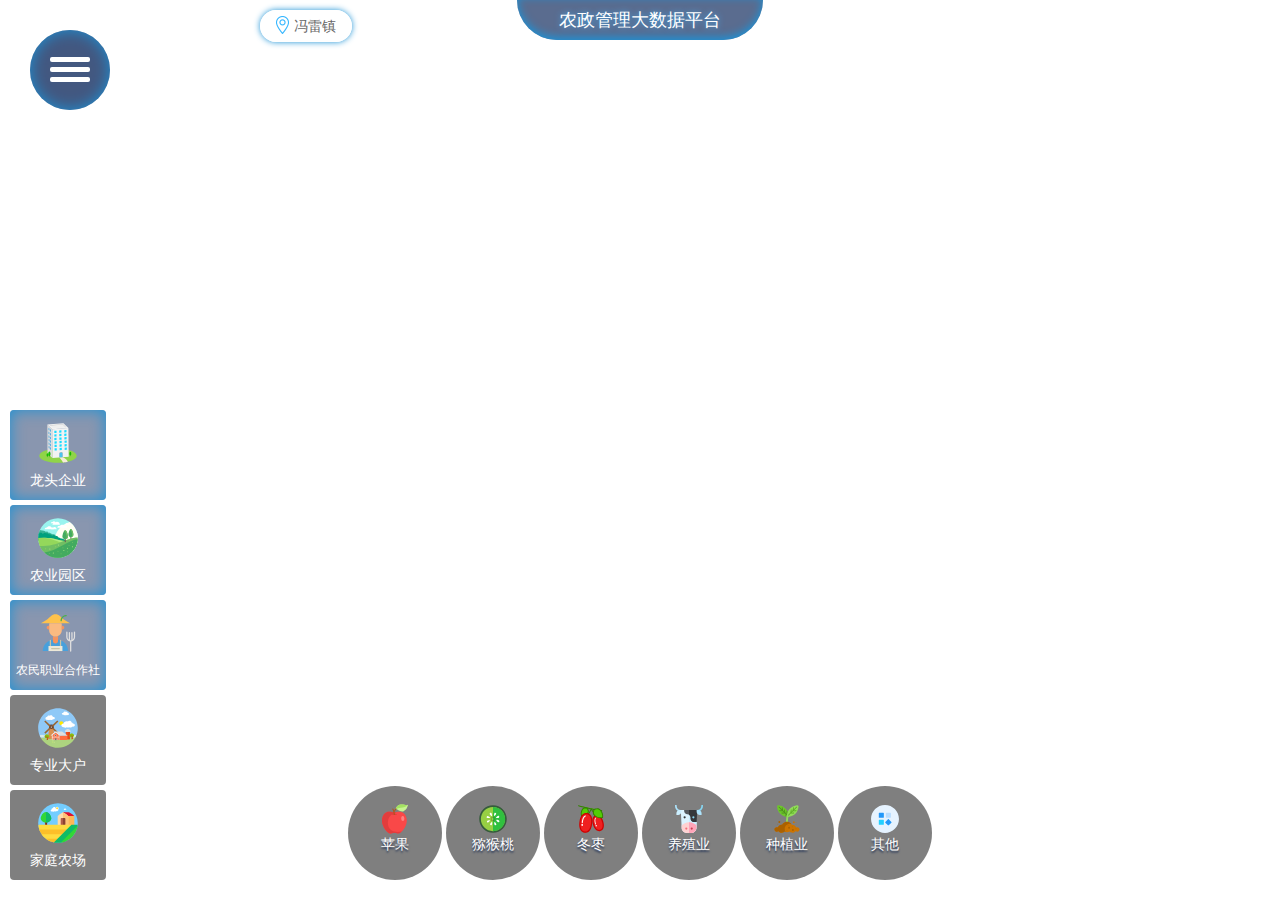
<file: index.html>
<!DOCTYPE html>
<html>

<head>
    <meta http-equiv="Content-Type" content="text/html; charset=utf-8" />
    <title>农政管理大数据平台</title>
	<link rel="stylesheet" type="text/css" href="css/style.css" />
	<link href='css/elusive-webfont.css' rel='stylesheet' type='text/css'>
	<script src="js/icon.js"></script>
</head>

<body>
<div class="map_wrap">
	<!--map-->
	<div id="allmap"></div>
	<!--title-->
	<h1 class="i_header white pa t0">农政管理大数据平台</h1>
	<!--nav-->
	<div class='m_nav tc'>
		<input class="hide" type='checkbox' id='checking'/>
		<a class='blob blob2-1' href="javascript:;"><i class="icon icon-m1"></i><span>基本<br>情况</span></a>
		<a class='blob blob2-2' href="javascript:;"><i class="icon icon-m2"></i><span>产业<br>分布</span></a>
		<a class='blob blob2-3' href="javascript:;"><i class="icon icon-m3"></i><span>数据<br>分析</span></a>
		<a class='blob blob2-4' href="javascript:;"><i class="icon icon-m4"></i><span>农产品<br>质量监管</span></a>
		<a class='blob blob2-5' href="javascript:;"><i class="icon icon-m5"></i><span>产业<br>扶贫</span></a>
		<label class='blob' for='checking'>
		  <span class='bar'></span>      
		  <span class='bar'></span>
		  <span class='bar'></span>
		</label>
	</div>
	<div class="t_site pa">
		<a class="site_link tc" href="javascript:;"><i class="i i_pos"></i>冯雷镇</a>
		<div class="site_wrap pa white hide">
			<i class="i i_arrow pa"></i>
			<input type="text" placeholder="请输入地区名称...">
			<ul class="site_item">
				<li>
					<span>冯雷镇</span>
					<div class="site_txt i">
						<a href="">辖冯雷</a>
						<a href="">大雷公</a>
						<a href="">小雷公</a>
						<a href="">洼卓</a>
						<a href="">耀卓</a>
						<a href="">荒地</a>
						<a href="">新庄</a>
						<a href="">南乾</a>
						<a href="">新生</a>
						<a href="">白堡</a>
						<a href="">西文化</a>
					</div>
				</li>
				<li>
					<span>冯雷镇</span>
					<div class="site_txt i">
						<a href="">辖冯雷</a>
						<a href="">大雷公</a>
						<a href="">小雷公</a>
						<a href="">洼卓</a>
						<a href="">耀卓</a>
						<a href="">荒地</a>
						<a href="">新庄</a>
						<a href="">南乾</a>
						<a href="">新生</a>
						<a href="">白堡</a>
						<a href="">西文化</a>
					</div>
				</li>
				<li>
					<span>冯雷镇</span>
					<div class="site_txt i">
						<a href="">辖冯雷</a>
						<a href="">大雷公</a>
						<a href="">小雷公</a>
						<a href="">洼卓</a>
						<a href="">耀卓</a>
						<a href="">荒地</a>
						<a href="">新庄</a>
						<a href="">南乾</a>
						<a href="">新生</a>
						<a href="">白堡</a>
						<a href="">西文化</a>
					</div>
				</li>
				<li>
					<span>冯雷镇</span>
					<div class="site_txt i">
						<a href="">辖冯雷</a>
						<a href="">大雷公</a>
						<a href="">小雷公</a>
						<a href="">洼卓</a>
						<a href="">耀卓</a>
						<a href="">荒地</a>
						<a href="">新庄</a>
						<a href="">南乾</a>
						<a href="">新生</a>
						<a href="">白堡</a>
						<a href="">西文化</a>
					</div>
				</li>
				<li>
					<span>冯雷镇</span>
					<div class="site_txt i">
						<a href="">辖冯雷</a>
						<a href="">大雷公</a>
						<a href="">小雷公</a>
						<a href="">洼卓</a>
						<a href="">耀卓</a>
						<a href="">荒地</a>
						<a href="">新庄</a>
						<a href="">南乾</a>
						<a href="">新生</a>
						<a href="">白堡</a>
						<a href="">西文化</a>
					</div>
				</li>
				<li>
					<span>冯雷镇</span>
					<div class="site_txt i">
						<a href="">辖冯雷</a>
						<a href="">大雷公</a>
						<a href="">小雷公</a>
						<a href="">洼卓</a>
						<a href="">耀卓</a>
						<a href="">荒地</a>
						<a href="">新庄</a>
						<a href="">南乾</a>
						<a href="">新生</a>
						<a href="">白堡</a>
						<a href="">西文化</a>
					</div>
				</li>
				<li>
					<span>冯雷镇</span>
					<div class="site_txt i">
						<a href="">辖冯雷</a>
						<a href="">大雷公</a>
						<a href="">小雷公</a>
						<a href="">洼卓</a>
						<a href="">耀卓</a>
						<a href="">荒地</a>
						<a href="">新庄</a>
						<a href="">南乾</a>
						<a href="">新生</a>
						<a href="">白堡</a>
						<a href="">西文化</a>
					</div>
				</li>
			</ul>
		</div>
	</div>
	<!--left nav-->
	<div class="left_nav pa tc white">
		<a class="active" href="javascript:;">
			<svg class="icon" aria-hidden="true">
				<use xlink:href="#icon-company"></use>
			</svg>
			<p>龙头企业</p>
		</a>
		<a class="active" href="javascript:;">
			<svg class="icon" aria-hidden="true">
				<use xlink:href="#icon-park"></use>
			</svg>
			<p>农业园区</p>
		</a>
		<a class="active" href="javascript:;">
			<svg class="icon" aria-hidden="true">
				<use xlink:href="#icon-farmer"></use>
			</svg>
			<p class="f12">农民职业合作社</p>
		</a>
		<a href="javascript:;">
			<svg class="icon" aria-hidden="true">
				<use xlink:href="#icon-large"></use>
			</svg>
			<p>专业大户</p>
		</a>
		<a href="javascript:;">
			<svg class="icon" aria-hidden="true">
				<use xlink:href="#icon-farm"></use>
			</svg>
			<p>家庭农场</p>
		</a>
	</div>
	<!--bottom nav-->
	<div class="bot_nav pa tc white">
		<a href="">
<!--			<i class="icon icon-apple"></i>-->
			<svg class="icon" aria-hidden="true">
				<use xlink:href="#icon-apple"></use>
			</svg>
			<p>苹果</p>
		</a>
		<a href="">
<!--			<i class="icon icon-kiwifruit"></i>-->
			<svg class="icon" aria-hidden="true">
				<use xlink:href="#icon-kiwifruit"></use>
			</svg>
			<p>猕猴桃</p>
		</a>
		<a href="">
<!--			<i class="icon icon-jujube"></i>-->
			<svg class="icon" aria-hidden="true">
				<use xlink:href="#icon-jujube"></use>
			</svg>
			<p>冬枣</p>
		</a>
		<a href="">
<!--			<i class="icon icon-cow"></i>-->
			<svg class="icon" aria-hidden="true">
				<use xlink:href="#icon-cow"></use>
			</svg>
			<p>养殖业</p>
		</a>
		<a href="">
<!--			<i class="icon icon-plant"></i>-->
			<svg class="icon" aria-hidden="true">
				<use xlink:href="#icon-plant"></use>
			</svg>
			<p>种植业</p>
		</a>
		<a href="">
<!--			<i class="icon icon-else"></i>-->
			<svg class="icon" aria-hidden="true">
				<use xlink:href="#icon-else"></use>
			</svg>
			<p>其他</p>
		</a>
	</div>
	<!-- /pageload-overlay --> 
	<div id="loader" class="pageload-overlay" data-opening="M -18 -26.90625 L -18 86.90625 L 98 86.90625 L 98 -26.90625 L -18 -26.90625 Z M 40 29.96875 C 40.01804 29.96875 40.03125 29.98196 40.03125 30 C 40.03125 30.01804 40.01804 30.03125 40 30.03125 C 39.98196 30.03125 39.96875 30.01804 39.96875 30 C 39.96875 29.98196 39.98196 29.96875 40 29.96875 Z">
		<svg xmlns="http://www.w3.org/2000/svg" width="100%" height="100%" viewBox="0 0 80 60" preserveAspectRatio="xMidYMid slice">
			<path d="M -18 -26.90625 L -18 86.90625 L 98 86.90625 L 98 -26.90625 L -18 -26.90625 Z M 40 -25.6875 C 70.750092 -25.6875 95.6875 -0.7500919 95.6875 30 C 95.6875 60.750092 70.750092 85.6875 40 85.6875 C 9.2499078 85.6875 -15.6875 60.750092 -15.6875 30 C -15.6875 -0.7500919 9.2499078 -25.6875 40 -25.6875 Z"/>
		</svg>
	</div>
	<!-- /pageload-overlay --> 
</div>
<script src="http://www.jq22.com/jquery/jquery-1.10.2.js"></script>
<script src="js/loading.js" type="text/javascript"></script>
<script src="js/slide.js" type="text/javascript"></script>
<script src="js/scrollbar.js" type="text/javascript"></script>
<script src="layer/layer.js"></script>
<script type="text/javascript" src="http://api.map.baidu.com/api?v=2.0&ak=ZUONbpqGBsYGXNIYHicvbAbM"></script>
<script type="text/javascript">
	//主导航
	$(document).click(function(e){
		var _con = $('.m_nav');
  		if(!_con.is(e.target) && _con.has(e.target).length === 0){
        	$('.m_nav input').attr("checked", false)
  		}
	});
	
	//左侧导航
	$(".left_nav a").click(function(){
		$(this).toggleClass("active")
	})
	
	//顶部位置选择
	$(document).click(function(e){
		var _con = $('.t_site');
  		if(!_con.is(e.target) && _con.has(e.target).length === 0){
        	$('.site_wrap').fadeOut()
  		}
	});
	$(".site_link").click(function(){
		$(this).next(".site_wrap").fadeToggle();
		//位置滚动条美化
		var hasScroll=$(this).parent().find(".site_item").hasClass("mCustomScrollbar");
		if(hasScroll==false){
			$(".site_item").mCustomScrollbar({
				scrollInertia:600,
				autoDraggerLength:false
			});
		}
	})
	
	//loading动画效果
	loader = new SVGLoader(document.getElementById( 'loader' ), { speedIn :300, easingIn :mina.easeinout } );
	
	//调用弹框
	layer.open({
		type:1,
		title:false,
		area:['24%', '64%'],  //设置弹框宽高
		shade:false,  //关闭遮罩
		offset:'r',   //弹框显示位置
		anim:2,  //动画效果
		skin:'layer-rightSpacing',  //弹框样式1
		closeBtn:0,
		content:"<div class='layer_wrap'><div class='bar-wrap pr'><ul class='bar'><li><a href='#'><img src='img/bar.jpg'></a></li><li><a href='#'><img src='img/bar.jpg'></a></li></ul><a class='prev' href='javascript:void(0)'></a> <a class='next' href='javascript:void(0)'></a><ul class='page'></ul></div><br><h3 class='tit1 darkblue f18 tc'>标题样式1</h3><br><h4 class='tit2 darkblue f17'><em>标题样式2</em></h4><br><h5 class='tit3 f16'><i class='icon icon-arrow darkblue f20'></i>标题样式3</h5><br><table><thead><tr><th>111</th><th>222</th><th>333</th></tr></thead><tbody><tr><td>aaa</td><td>aaa</td><td>aaa</td></tr><tr><td>bbb</td><td>bbb</td><td>bbb</td></tr><tr><td>ccc</td><td>ccc</td><td>ccc</td></tr></tbody></table><br><p>文字内容文字内容文字内容文字内容</p><p>文字内容文字内容</p><p>文字内容文字内容文字内容文字内容文字内容文字内容文字内容文字内容文字内容文字内容文字内容</p><br><p>文字内容文字内容文字内容文字内容</p><p>文字内容文字内容</p><p>文字内容文字内容文字内容文字内容文字内容文字内容文字内容文字内容文字内容文字内容文字内容</p><br><p>文字内容文字内容文字内容文字内容</p><p>文字内容文字内容</p><p>文字内容文字内容文字内容文字内容文字内容文字内容文字内容文字内容文字内容文字内容文字内容</p><br><p>文字内容文字内容文字内容文字内容</p><p>文字内容文字内容</p><p>文字内容文字内容文字内容文字内容文字内容文字内容文字内容文字内容文字内容文字内容文字内容</p><br><p>文字内容文字内容文字内容文字内容</p><p>文字内容文字内容</p><p>文字内容文字内容文字内容文字内容文字内容文字内容文字内容文字内容文字内容文字内容文字内容</p><br><p>文字内容文字内容文字内容文字内容</p><p>文字内容文字内容</p><p>文字内容文字内容文字内容文字内容文字内容文字内容文字内容文字内容文字内容文字内容文字内容</p></div>"
	});
	
	//banner
    $(".bar-wrap").slide({
        autoPage:true,
        mainCell:".bar",
        effect:"fade",
        autoPlay:true,
        delayTime:600,
        interTime:4000,
        trigger:"click"
    });
	
	
	//点击弹出右侧弹窗
	$(".m_nav a").click(function(){
		layer.closeAll();   //关闭已存在的所有弹框
		loader.show();      //显示loading效果
		$('.m_nav input').attr("checked",false);  //关闭导航展开效果
		setTimeout( function() {
			loader.hide();  //隐藏loading效果
			//右侧弹出层
			layer.open({
				type:1,
				title:false,
				area:['30%', '100%'],  //设置弹窗宽高
				shade:[.4,'#142a3c'],  //遮罩
				offset:'r',  //弹框显示位置
				anim:8,      //动画效果
				skin:'layer-right',  //弹框样式2
				content:"<div class='tab'><nav class='popup_nav tc'><ul><li><a class='active' href='javascript:;'>农业产业发展体量</a></li><li><a href='javascript:;'>农业生产要素</a></li><li><a href='javascript:;'>农业产业发展</a></li><li><a href='javascript:;'>农产品营销</a></li><li><a href='javascript:;'>农村集体经济发展</a></li></ul></nav><ul class='tab-bd'><li><h2 class='t_bg tc white'>农业产业发展体量</h2><div class='layer_wrap'><div class='bar-wrap pr'><ul class='bar'><li><a href='#'><img src='img/bar.jpg'></a></li><li><a href='#'><img src='img/bar.jpg'></a></li></ul><a class='prev' href='javascript:void(0)'></a> <a class='next' href='javascript:void(0)'></a><ul class='page'></ul></div><br><h3 class='tit1 darkblue f18 tc'>标题样式1</h3><br><h4 class='tit2 darkblue f17'><em>标题样式2</em></h4><br><h5 class='tit3 f16'><i class='icon icon-arrow darkblue f20'></i>标题样式3</h5><br><table><thead><tr><th>111</th><th>222</th><th>333</th></tr></thead><tbody><tr><td>aaa</td><td>aaa</td><td>aaa</td></tr><tr><td>bbb</td><td>bbb</td><td>bbb</td></tr><tr><td>ccc</td><td>ccc</td><td>ccc</td></tr></tbody></table><p>111</p><br><p>农业产业发展体量</p><br><p>农业产业发展体量农业产业发展体量农业产业发展体量农业产业发展体量农业产业发展体量农业产业发展体量农业产业发展体量</p><br><p>农业产业发展体量农业产业发展体量农业产业发展体量农业产业发展体量农业产业发展体量</p><br><p>农业产业发展体量农业产业发展体量农业产业发展体量农业产业发展体量农业产业发展体量农业产业发展体量农业产业发展体量农业产业发展体量农业产业发展体量农业产业发展体量农业产业发展体量农业产业发展体量农业产业发展体量</p><p>111</p><br><p>农业产业发展体量</p><br><p>农业产业发展体量农业产业发展体量农业产业发展体量农业产业发展体量农业产业发展体量农业产业发展体量农业产业发展体量</p><br><p>农业产业发展体量农业产业发展体量农业产业发展体量农业产业发展体量农业产业发展体量</p><br><p>农业产业发展体量农业产业发展体量农业产业发展体量农业产业发展体量农业产业发展体量农业产业发展体量农业产业发展体量农业产业发展体量农业产业发展体量农业产业发展体量农业产业发展体量农业产业发展体量农业产业发展体量</p><p>111</p><br><p>农业产业发展体量</p><br><p>农业产业发展体量农业产业发展体量农业产业发展体量农业产业发展体量农业产业发展体量农业产业发展体量农业产业发展体量</p><br><p>农业产业发展体量农业产业发展体量农业产业发展体量农业产业发展体量农业产业发展体量</p><br><p>农业产业发展体量农业产业发展体量农业产业发展体量农业产业发展体量农业产业发展体量农业产业发展体量农业产业发展体量农业产业发展体量农业产业发展体量农业产业发展体量农业产业发展体量农业产业发展体量农业产业发展体量</p></div></li><li><h2 class='t_bg tc white'>农业生产要素</h2><div class='layer_wrap'><p>222</p><br><p>农业生产要素农业生产要素农业生产要素农业生产要素农业生产要素农业生产要素</p><br><p>农业生产要素农业生产要素农业生产要素农业生产要素农业生产要素农业生产要素农业生产要素农业生产要素农业生产要素农业生产要素农业生产要素农业生产要素农业生产要素农业生产要素农业生产要素农业生产要素农业生产要素农业生产要素</p><br><p>农业生产要素农业生产要素</p><br><p>222</p><br><p>农业生产要素农业生产要素农业生产要素农业生产要素农业生产要素农业生产要素</p><br><p>农业生产要素农业生产要素农业生产要素农业生产要素农业生产要素农业生产要素农业生产要素农业生产要素农业生产要素农业生产要素农业生产要素农业生产要素农业生产要素农业生产要素农业生产要素农业生产要素农业生产要素农业生产要素</p><br><p>农业生产要素农业生产要素</p><br><p>222</p><br><p>农业生产要素农业生产要素农业生产要素农业生产要素农业生产要素农业生产要素</p><br><p>农业生产要素农业生产要素农业生产要素农业生产要素农业生产要素农业生产要素农业生产要素农业生产要素农业生产要素农业生产要素农业生产要素农业生产要素农业生产要素农业生产要素农业生产要素农业生产要素农业生产要素农业生产要素</p><br><p>农业生产要素农业生产要素</p><br><p>222</p><br><p>农业生产要素农业生产要素农业生产要素农业生产要素农业生产要素农业生产要素</p><br><p>农业生产要素农业生产要素农业生产要素农业生产要素农业生产要素农业生产要素农业生产要素农业生产要素农业生产要素农业生产要素农业生产要素农业生产要素农业生产要素农业生产要素农业生产要素农业生产要素农业生产要素农业生产要素</p><br><p>农业生产要素农业生产要素</p><p>222</p><br><p>农业生产要素农业生产要素农业生产要素农业生产要素农业生产要素农业生产要素</p><br><p>农业生产要素农业生产要素农业生产要素农业生产要素农业生产要素农业生产要素农业生产要素农业生产要素农业生产要素农业生产要素农业生产要素农业生产要素农业生产要素农业生产要素农业生产要素农业生产要素农业生产要素农业生产要素</p><br><p>农业生产要素农业生产要素</p></div></li><li><h2 class='t_bg tc white'>农业产业发展</h2><div class='layer_wrap'>农业产业发展</div></li><li><h2 class='t_bg tc white'>农产品营销</h2><div class='layer_wrap'>农产品营销</div></li><li><h2 class='t_bg tc white'>农村集体经济发展</h2><div class='layer_wrap'>农村集体经济发展</div></li></ul></div>"
			});
			//banner
			$(".bar-wrap").slide({
				autoPage:true,
				mainCell:".bar",
				effect:"fade",
				autoPlay:true,
				delayTime:600,
				interTime:4000,
				trigger:"click"
			});
			//弹出框滚动条美化
			$(".layer_wrap").mCustomScrollbar({
				scrollInertia:600,
				autoDraggerLength:false
			});
			//tab切换
			$(".tab").slide({
				titCell:"nav a",
				mainCell:".tab-bd",
				trigger:"click"
			});
		},1000 );
	})
	
	//默认滚动条美化
	$(".scroll_wrap,.layer_wrap").mCustomScrollbar({
		scrollInertia:600,
		autoDraggerLength:false
	});
</script>
	
<script type="text/javascript">
    // 百度地图API功能     混合 BMAP_HYBRID_MAP，卫星BMAP_SATELLITE_MAP
    var map = new BMap.Map("allmap", {
        mapType:BMAP_SATELLITE_MAP
    }); // 创建Map实例
	
	map.addControl(new BMap.ScaleControl());
	
	//显示比例尺 
	map.addControl(new BMap.NavigationControl({anchor:BMAP_ANCHOR_TOP_RIGHT}));
	//添加缩略地图控件
	map.addControl(new BMap.OverviewMapControl());
	
    map.centerAndZoom(new BMap.Point(109.948884, 34.867964), 16); // 初始化地图,设置中心点坐标和地图级别
    //添加地图类型控件
    map.addControl(new BMap.MapTypeControl({
        mapTypes:[
            BMAP_NORMAL_MAP,
            BMAP_HYBRID_MAP
        ]
    }));
	
	//地图样式
	var styleJson = [
		 {
		   "featureType":"all",
		   "elementType":"geometry",
		   "stylers":{
					 "hue":"#007fff",
					 "saturation":89
		   }
		 },
		 {
		   "featureType":"water",
		   "elementType":"all",
		   "stylers":{
					 "color":"#ffffff"
		   }
		 }
	 ]
	map.setMapStyle({styleJson:styleJson});
	
	
    map.setCurrentCity("大荔县"); // 设置地图显示的城市 此项是必须设置的
    map.enableScrollWheelZoom(true); //开启鼠标滚轮缩放
    var menu = new BMap.ContextMenu();
    var txtMenuItem = [{
        text:'放大',
        callback:function() {
            map.zoomIn()
        }
    }, {
        text:'缩小',
        callback:function() {
            map.zoomOut()
        }
    }, {
        text:'功能1',
        callback:function() {
            map.zoomOut()
        }
    }, {
        text:'功能2',
        callback:function() {
            alert('点击了功能2');
        }
    }];
    for (var i = 0; i < txtMenuItem.length; i++) {
        menu.addItem(new BMap.MenuItem(txtMenuItem[i].text, txtMenuItem[i].callback, 100));
    }
    map.addContextMenu(menu);
    function getBoundary() {
        var bdary = new BMap.Boundary();
        bdary.get("渭南市", function(rs) { //获取行政区域
            // 行政区智能获取区县一级
            //map.clearOverlays();        //清除地图覆盖物       
            var count = rs.boundaries.length; //行政区域的点有多少个
            //console.log(count);
            if (count === 0) {
                alert('未能获取当前输入行政区域');
                return;
            }
            var pointArray = [];
            for (var i = 0; i < count; i++) {
                var ply = new BMap.Polygon(rs.boundaries[i], {
                    strokeWeight:5,
                    strokeColor:"blue",
                    fillColor:"none",
                    fillOpacity:"0.1"
                }); //建立多边形覆盖物
                map.addOverlay(ply); //添加覆盖物
                pointArray = pointArray.concat(ply.getPath());
            }
            map.setViewport(pointArray); //调整视野  

        });

        bdary.get("渭南市大荔县", function(rs) { //获取行政区域
            // 行政区智能获取区县一级
            //map.clearOverlays();        //清除地图覆盖物       
            var count = rs.boundaries.length; //行政区域的点有多少个
            //console.log(count);
            if (count === 0) {
                alert('未能获取当前输入行政区域');
                return;
            }
            var pointArray = [];
            for (var i = 0; i < count; i++) {
                var ply = new BMap.Polygon(rs.boundaries[i], {
                    strokeWeight:5,
                    strokeColor:"#ff0000",
                    fillColor:"none",
                    fillOpacity:"0.1"
                }); //建立多边形覆盖物
                map.addOverlay(ply); //添加覆盖物
                pointArray = pointArray.concat(ply.getPath());
            }
            //map.setViewport(pointArray);    //调整视野  

        });
		
        var polygon = new BMap.Polygon([
            new BMap.Point(109.938679, 34.895681),
            new BMap.Point(109.91827, 34.885732),
            new BMap.Point(109.912808, 34.856827),
            new BMap.Point(109.942991, 34.839527),
            new BMap.Point(109.958802, 34.837157),
            new BMap.Point(109.967713, 34.843319),
            new BMap.Point(109.965988, 34.863699),
            new BMap.Point(109.961676, 34.872229)
        ], {
            strokeColor:"blue",
            strokeWeight:2,
            strokeOpacity:0.5,
            fillColor:"#AFEEEE"
        }); //创建多边形
        map.addOverlay(polygon);


        var point = new BMap.Point(109.948166, 34.868438);
        var marker = new BMap.Marker(point); // 创建标注
        map.addOverlay(marker); // 将标注添加到地图中     
        marker.setAnimation(BMAP_ANIMATION_BOUNCE); //跳动的动画
        var label = new BMap.Label("许庄镇", {
            offset:new BMap.Size(20, -10)
        });
        marker.setLabel(label);
        var sContent =
            "<h4 style='margin:0 0 5px 0;padding:0.2em 0'><a href='list.html'>渭南许庄镇</a></h4>" +

            "<p style='margin:0;line-height:1.5;font-size:13px;text-indent:2em'>许庄镇目前人口：2万，农作物种植面积：20（万亩）</p>" +
            "<p style='margin:0;line-height:1.5;font-size:13px;text-indent:2em'>农业企业：100家，经济作物种植面积：10（万亩）</p>" +
            "<p><img style='float:right;margin:4px' id='imgDemo' src='http://www.3nong.com/upLoadFiles/Supply/20150812/ed9df03139574bb98589c7669fef53c9.jpg' width='139' height='104' title='冬枣'/></p>" +
            "</div>";
        sContent += " <div id='container' style='height:100%'></div>";
        var infoWindow2 = new BMap.InfoWindow(sContent);
        var opts = {
            width:200, // 信息窗口宽度
            height:100, // 信息窗口高度
            title:"徐庄镇", // 信息窗口标题
            enableMessage:true, //设置允许信息窗发送短息
            message:"徐庄镇~"
        }
        var infoWindow = new BMap.InfoWindow("地址：徐庄镇", opts); // 创建信息窗口对象 
        //mouseover  click
        polygon.addEventListener("click", function() {

            alert("点击覆盖物");
            map.openInfoWindow(infoWindow2, point); //开启信息窗口
            var point2 = new BMap.Point(109.949387, 34.867313);
            map.centerAndZoom(point2, 14);
            map.openInfoWindow(infoWindow2);

            map.setMapType(BMAP_NORMAL_MAP);

            var dom = document.getElementById("container");
            var myChart = echarts.init(dom);
            var app = {};
            option = null;
            app.title = '环形图';

            option = {
                tooltip:{
                    trigger:'item',
                    formatter:"{a} <br/>{b}:{c} ({d}%)"
                },
                legend:{
                    orient:'vertical',
                    x:'left',
                    data:['农田', '水田', '草地', '坡地', '林地']
                },
                series:[{
                    name:'土地类型',
                    type:'pie',
                    radius:['50%', '70%'],
                    avoidLabelOverlap:false,
                    label:{
                        normal:{
                            show:false,
                            position:'center'
                        },
                        emphasis:{
                            show:true,
                            textStyle:{
                                fontSize:'30',
                                fontWeight:'bold'
                            }
                        }
                    },
                    labelLine:{
                        normal:{
                            show:false
                        }
                    },
                    data:[{
                        value:335,
                        name:'农田'
                    }, {
                        value:310,
                        name:'水田'
                    }, {
                        value:234,
                        name:'草地'
                    }, {
                        value:135,
                        name:'坡地'
                    }, {
                        value:1548,
                        name:'林地'
                    }]
                }]
            };
            if (option && typeof option === "object") {
                myChart.setOption(option, true);
            }
        });
    }
    getBoundary();
    </script>
</body>
</html>
</file>
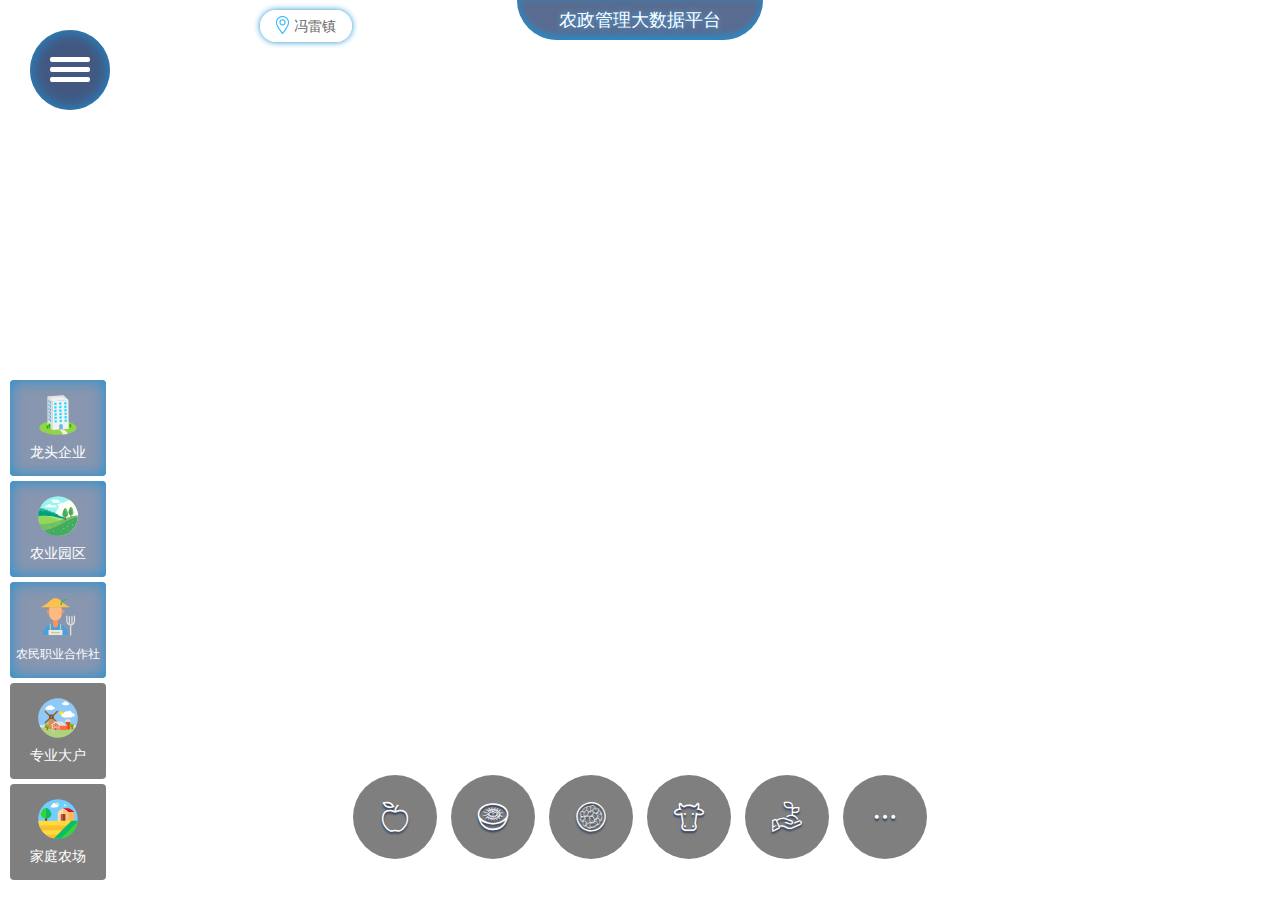
<file: map素色/index.html>
<!DOCTYPE html>
<html>

<head>
    <meta http-equiv="Content-Type" content="text/html; charset=utf-8" />
    <title>农政管理大数据平台</title>
	<link rel="stylesheet" type="text/css" href="css/style.css" />
	<link href='css/elusive-webfont.css' rel='stylesheet' type='text/css'>
	<script src="js/icon.js"></script>
</head>

<body>
<div class="map_wrap">
	<!--map-->
	<div id="allmap"></div>
	<!--title-->
	<h1 class="i_header white pa t0">农政管理大数据平台</h1>
	<!--nav-->
	<div class='m_nav tc'>
		<input class="hide" type='checkbox' id='checking'/>
		<a class='blob blob2-1' href="javascript:;"><i class="icon icon-m1"></i><span>基本<br>情况</span></a>
		<a class='blob blob2-2' href="javascript:;"><i class="icon icon-m2"></i><span>产业<br>分布</span></a>
		<a class='blob blob2-3' href="javascript:;"><i class="icon icon-m3"></i><span>数据<br>分析</span></a>
		<a class='blob blob2-4' href="javascript:;"><i class="icon icon-m4"></i><span>农产品<br>质量监管</span></a>
		<a class='blob blob2-5' href="javascript:;"><i class="icon icon-m5"></i><span>产业<br>扶贫</span></a>
		<label class='blob' for='checking'>
		  <span class='bar'></span>      
		  <span class='bar'></span>
		  <span class='bar'></span>
		</label>
	</div>
	<div class="t_site pa">
		<a class="site_link tc" href="javascript:;"><i class="i i_pos"></i>冯雷镇</a>
		<div class="site_wrap pa white hide">
			<i class="i i_arrow pa"></i>
			<input type="text" placeholder="请输入地区名称...">
			<ul class="site_item">
				<li>
					<span>冯雷镇</span>
					<div class="site_txt i">
						<a href="">辖冯雷</a>
						<a href="">大雷公</a>
						<a href="">小雷公</a>
						<a href="">洼卓</a>
						<a href="">耀卓</a>
						<a href="">荒地</a>
						<a href="">新庄</a>
						<a href="">南乾</a>
						<a href="">新生</a>
						<a href="">白堡</a>
						<a href="">西文化</a>
					</div>
				</li>
				<li>
					<span>冯雷镇</span>
					<div class="site_txt i">
						<a href="">辖冯雷</a>
						<a href="">大雷公</a>
						<a href="">小雷公</a>
						<a href="">洼卓</a>
						<a href="">耀卓</a>
						<a href="">荒地</a>
						<a href="">新庄</a>
						<a href="">南乾</a>
						<a href="">新生</a>
						<a href="">白堡</a>
						<a href="">西文化</a>
					</div>
				</li>
				<li>
					<span>冯雷镇</span>
					<div class="site_txt i">
						<a href="">辖冯雷</a>
						<a href="">大雷公</a>
						<a href="">小雷公</a>
						<a href="">洼卓</a>
						<a href="">耀卓</a>
						<a href="">荒地</a>
						<a href="">新庄</a>
						<a href="">南乾</a>
						<a href="">新生</a>
						<a href="">白堡</a>
						<a href="">西文化</a>
					</div>
				</li>
				<li>
					<span>冯雷镇</span>
					<div class="site_txt i">
						<a href="">辖冯雷</a>
						<a href="">大雷公</a>
						<a href="">小雷公</a>
						<a href="">洼卓</a>
						<a href="">耀卓</a>
						<a href="">荒地</a>
						<a href="">新庄</a>
						<a href="">南乾</a>
						<a href="">新生</a>
						<a href="">白堡</a>
						<a href="">西文化</a>
					</div>
				</li>
				<li>
					<span>冯雷镇</span>
					<div class="site_txt i">
						<a href="">辖冯雷</a>
						<a href="">大雷公</a>
						<a href="">小雷公</a>
						<a href="">洼卓</a>
						<a href="">耀卓</a>
						<a href="">荒地</a>
						<a href="">新庄</a>
						<a href="">南乾</a>
						<a href="">新生</a>
						<a href="">白堡</a>
						<a href="">西文化</a>
					</div>
				</li>
				<li>
					<span>冯雷镇</span>
					<div class="site_txt i">
						<a href="">辖冯雷</a>
						<a href="">大雷公</a>
						<a href="">小雷公</a>
						<a href="">洼卓</a>
						<a href="">耀卓</a>
						<a href="">荒地</a>
						<a href="">新庄</a>
						<a href="">南乾</a>
						<a href="">新生</a>
						<a href="">白堡</a>
						<a href="">西文化</a>
					</div>
				</li>
				<li>
					<span>冯雷镇</span>
					<div class="site_txt i">
						<a href="">辖冯雷</a>
						<a href="">大雷公</a>
						<a href="">小雷公</a>
						<a href="">洼卓</a>
						<a href="">耀卓</a>
						<a href="">荒地</a>
						<a href="">新庄</a>
						<a href="">南乾</a>
						<a href="">新生</a>
						<a href="">白堡</a>
						<a href="">西文化</a>
					</div>
				</li>
			</ul>
		</div>
	</div>
	<!--left nav-->
	<div class="left_nav pa tc white">
		<a class="active" href="javascript:;">
			<svg class="icon" aria-hidden="true">
				<use xlink:href="#icon-company"></use>
			</svg>
			<p>龙头企业</p>
		</a>
		<a class="active" href="javascript:;">
			<svg class="icon" aria-hidden="true">
				<use xlink:href="#icon-park"></use>
			</svg>
			<p>农业园区</p>
		</a>
		<a class="active" href="javascript:;">
			<svg class="icon" aria-hidden="true">
				<use xlink:href="#icon-farmer"></use>
			</svg>
			<p class="f12">农民职业合作社</p>
		</a>
		<a href="javascript:;">
			<svg class="icon" aria-hidden="true">
				<use xlink:href="#icon-large"></use>
			</svg>
			<p>专业大户</p>
		</a>
		<a href="javascript:;">
			<svg class="icon" aria-hidden="true">
				<use xlink:href="#icon-farm"></use>
			</svg>
			<p>家庭农场</p>
		</a>
	</div>
	<!--bottom nav-->
	<div class="bot_nav pa tc white">
		<a href="">
			<i class="icon icon-apple"></i>
<!--
			<svg class="icon" aria-hidden="true">
				<use xlink:href="#icon-apple"></use>
			</svg>
-->
			<p>苹果</p>
		</a>
		<a href="">
			<i class="icon icon-kiwifruit"></i>
<!--
			<svg class="icon" aria-hidden="true">
				<use xlink:href="#icon-kiwifruit"></use>
			</svg>
-->
			<p>猕猴桃</p>
		</a>
		<a href="">
			<i class="icon icon-jujube"></i>
<!--
			<svg class="icon" aria-hidden="true">
				<use xlink:href="#icon-jujube"></use>
			</svg>
-->
			<p>冬枣</p>
		</a>
		<a href="">
			<i class="icon icon-cow"></i>
<!--
			<svg class="icon" aria-hidden="true">
				<use xlink:href="#icon-cow"></use>
			</svg>
-->
			<p>养殖业</p>
		</a>
		<a href="">
			<i class="icon icon-plant"></i>
<!--
			<svg class="icon" aria-hidden="true">
				<use xlink:href="#icon-plant"></use>
			</svg>
-->
			<p>种植业</p>
		</a>
		<a href="">
			<i class="icon icon-else"></i>
<!--
			<svg class="icon" aria-hidden="true">
				<use xlink:href="#icon-else"></use>
			</svg>
-->
			<p>其他</p>
		</a>
	</div>
	<!-- /pageload-overlay --> 
	<div id="loader" class="pageload-overlay" data-opening="M -18 -26.90625 L -18 86.90625 L 98 86.90625 L 98 -26.90625 L -18 -26.90625 Z M 40 29.96875 C 40.01804 29.96875 40.03125 29.98196 40.03125 30 C 40.03125 30.01804 40.01804 30.03125 40 30.03125 C 39.98196 30.03125 39.96875 30.01804 39.96875 30 C 39.96875 29.98196 39.98196 29.96875 40 29.96875 Z">
		<svg xmlns="http://www.w3.org/2000/svg" width="100%" height="100%" viewBox="0 0 80 60" preserveAspectRatio="xMidYMid slice">
			<path d="M -18 -26.90625 L -18 86.90625 L 98 86.90625 L 98 -26.90625 L -18 -26.90625 Z M 40 -25.6875 C 70.750092 -25.6875 95.6875 -0.7500919 95.6875 30 C 95.6875 60.750092 70.750092 85.6875 40 85.6875 C 9.2499078 85.6875 -15.6875 60.750092 -15.6875 30 C -15.6875 -0.7500919 9.2499078 -25.6875 40 -25.6875 Z"/>
		</svg>
	</div>
	<!-- /pageload-overlay --> 
</div>
<script src="http://www.jq22.com/jquery/jquery-1.10.2.js"></script>
<script src="js/loading.js" type="text/javascript"></script>
<script src="js/slide.js" type="text/javascript"></script>
<script src="js/scrollbar.js" type="text/javascript"></script>
<script src="layer/layer.js"></script>
<script type="text/javascript" src="http://api.map.baidu.com/api?v=2.0&ak=ZUONbpqGBsYGXNIYHicvbAbM"></script>
<script type="text/javascript">
	//主导航
	$(document).click(function(e){
		var _con = $('.m_nav');
  		if(!_con.is(e.target) && _con.has(e.target).length === 0){
        	$('.m_nav input').attr("checked", false)
  		}
	});
	
	//左侧导航
	$(".left_nav a").click(function(){
		$(this).toggleClass("active")
	})
	
	//顶部位置选择
	$(document).click(function(e){
		var _con = $('.t_site');
  		if(!_con.is(e.target) && _con.has(e.target).length === 0){
        	$('.site_wrap').fadeOut()
  		}
	});
	$(".site_link").click(function(){
		$(this).next(".site_wrap").fadeToggle();
		//滚动条美化
		var hasScroll=$(this).parent().find(".site_item").hasClass("mCustomScrollbar");
		if(hasScroll==false){
			$(".site_item").mCustomScrollbar({
				scrollInertia:600,
				autoDraggerLength:false
			});
		}
	})
	
	//loading动画效果
	loader = new SVGLoader(document.getElementById( 'loader' ), { speedIn :300, easingIn :mina.easeinout } );
	layer.open({
		title: '在线调试',
		type:1,
		title:false,
		area:['24%', '64%'],
		shade:false,
		offset:'r',
		anim:2,
		skin:'layer-rightSpacing',
		closeBtn:0,
		content:"<div class='layer_wrap'><p>1234546545646545454564</p><p>145454564</p><p>1234546545646545454564</p><p>145454564</p><p>1234546545646545454564</p><p>145454564</p><p>1234546545646545454564</p><p>145454564</p><p>1234546545646545454564</p><p>145454564</p><p>1234546545646545454564</p><p>145454564</p><p>1234546545646545454564</p><p>145454564</p><p>1234546545646545454564</p><p>145454564</p><p>1234546545646545454564</p><p>145454564</p><p>145454564</p><p>1234546545646545454564</p><p>145454564</p><p>1234546545646545454564</p><p>145454564</p><p>1234546545646545454564</p><p>145454564</p><p>1234546545646545454564</p><p>145454564</p><p>1234546545646545454564</p><p>145454564</p><p>1234546545646545454564</p><p>145454564</p><p>1234546545646545454564</p><p>145454564</p><p>1234546545646545454564</p><p>145454564</p><p>1234546545646545454564</p><p>145454564</p><p>1234546545646545454564</p><p>145454564</p><p>1234546545646545454564</p><p>145454564</p><p>145454564</p><p>1234546545646545454564</p><p>145454564</p><p>1234546545646545454564</p><p>145454564</p></div>",
		cancel:function(index, layero){
		}
	});
	
	//右侧弹窗效果
	$(".m_nav a").click(function(){
		layer.closeAll();   //关闭已存在的所有弹框
		loader.show();      //显示loading界面
		$('.m_nav input').attr("checked",false);  //关闭导航展开效果
		setTimeout( function() {
			loader.hide();
			//弹出层
			layer.open({
				type:1,
				title:false,
				area:['30%', '100%'],
				shade:[.4,'#142a3c'],
				offset:'r',
				anim:8,
				skin:'layer-right',
				content:"<h2 class='t_bg tc white'>白水县</h2><nav class='popup_nav tc'><ul><li><a class='active' href=''>农业产业发展体量</a></li><li><a href=''>农业生产要素</a></li><li><a href=''>农业产业发展</a></li><li><a href=''>农产品营销</a></li><li><a href=''>农村集体经济发展</a></li></ul></nav><div class='layer_wrap'><p>的的的的的的的的的的的的的的的的的的</p><p>的的的的的的的的的的的的的的的的的的的的的的的的的的的的的的的的的的的的</p><p>的的的的的的的的的</p><p>的的的的的的的的的的的的的的的的的的的的的的的的的的的的的的的的的的的的</p><p>的的的的的的的的的的的的的的的的的的的的的的的的的的的的的的的的的的的的的的的的的的的的的的的的的的的的的的的的的的的的的的的的的的的的的的的的的的的的的的的的</p><p>的的的的的的的的的的的的的的的的的的</p><p>的的的的的的的的的的的的的的的的的的</p><p>的的的的的的的的的的的的的的的的的的的的的的的的的的的的的的的的的的的的</p><p>的的的的的的的的的</p><p>的的的的的的的的的的的的的的的的的的的的的的的的的的的的的的的的的的的的</p><p>的的的的的的的的的的的的的的的的的的的的的的的的的的的的的的的的的的的的的的的的的的的的的的的的的的的的的的</p><p>的的的的的的的的的的的的的的的的的的</p><p>的的的的的的的的的的的的的的的的的的</p><p>的的的的的的的的的的的的的的的的的的的的的的的的的的的的的的的的的的的的</p><p>的的的的的的的的的</p><p>的的的的的的的的的的的的的的的的的的的的的的的的的的的的的的的的的的的的</p><p>的的的的的的的的的的的的的的的的的的的的的的的的的的的的的的的的的的的的的的的的的的的的的的的的的的的的的的</p><p>的的的的的的的的的的的的的的的的的的</p><p>的的的的的的的的的的的的的的的的的的</p><p>的的的的的的的的的的的的的的的的的的的的的的的的的的的的的的的的的的的的</p><p>的的的的的的的的的</p><p>的的的的的的的的的的的的的的的的的的的的的的的的的的的的的的的的的的的的</p><p>的的的的的的的的的的的的的的的的的的的的的的的的的的的的的的的的的的的的的的的的的的的的的的的的的的的的的的的的的的的的的的的的的的的的的的的的的的的的的的的的</p><p>的的的的的的的的的的的的的的的的的的</p><p>的的的的的的的的的的的的的的的的的的</p><p>的的的的的的的的的的的的的的的的的的的的的的的的的的的的的的的的的的的的</p><p>的的的的的的的的的</p><p>的的的的的的的的的的的的的的的的的的的的的的的的的的的的的的的的的的的的</p><p>的的的的的的的的的的的的的的的的的的的的的的的的的的的的的的的的的的的的的的的的的的的的的的的的的的的的的的</p><p>的的的的的的的的的的的的的的的的的的</p><p>的的的的的的的的的的的的的的的的的的</p><p>的的的的的的的的的的的的的的的的的的的的的的的的的的的的的的的的的的的的</p><p>的的的的的的的的的</p><p>的的的的的的的的的的的的的的的的的的的的的的的的的的的的的的的的的的的的</p><p>的的的的的的的的的的的的的的的的的的的的的的的的的的的的的的的的的的的的的的的的的的的的的的的的的的的的的的</p><p>的的的的的的的的的的的的的的的的的的</p><p>的的的的的的的的的的的的的的的的的的</p><p>的的的的的的的的的的的的的的的的的的的的的的的的的的的的的的的的的的的的</p><p>的的的的的的的的的</p><p>的的的的的的的的的的的的的的的的的的的的的的的的的的的的的的的的的的的的</p><p>的的的的的的的的的的的的的的的的的的的的的的的的的的的的的的的的的的的的的的的的的的的的的的的的的的的的的的的的的的的的的的的的的的的的的的的的的的的的的的的的</p><p>的的的的的的的的的的的的的的的的的的</p><p>的的的的的的的的的的的的的的的的的的</p><p>的的的的的的的的的的的的的的的的的的的的的的的的的的的的的的的的的的的的</p><p>的的的的的的的的的</p><p>的的的的的的的的的的的的的的的的的的的的的的的的的的的的的的的的的的的的</p><p>的的的的的的的的的的的的的的的的的的的的的的的的的的的的的的的的的的的的的的的的的的的的的的的的的的的的的的</p><p>的的的的的的的的的的的的的的的的的的</p><p>的的的的的的的的的的的的的的的的的的</p><p>的的的的的的的的的的的的的的的的的的的的的的的的的的的的的的的的的的的的</p><p>的的的的的的的的的</p><p>的的的的的的的的的的的的的的的的的的的的的的的的的的的的的的的的的的的的</p><p>的的的的的的的的的的的的的的的的的的的的的的的的的的的的的的的的的的的的的的的的的的的的的的的的的的的的的的</p><p>的的的的的的的的的的的的的的的的的的</p></div>",
				cancel:function(index, layero){
//					layer.close(index);
//					loader.show();
//					setTimeout( function() {
//						loader.hide();
//					}, 800 );
//				  	return false; 
				}
			});
			$(".scroll_wrap,.layer_wrap").mCustomScrollbar({
				scrollInertia:600,
				autoDraggerLength:false
			});
		},1000 );
	})
	
	$(".scroll_wrap,.layer_wrap").mCustomScrollbar({
		scrollInertia:600,
		autoDraggerLength:false
	});
</script>
	
<script type="text/javascript">
    // 百度地图API功能     混合 BMAP_HYBRID_MAP，卫星BMAP_SATELLITE_MAP
    var map = new BMap.Map("allmap", {
        mapType:BMAP_SATELLITE_MAP
    }); // 创建Map实例
	
	map.addControl(new BMap.ScaleControl());
	
	//显示比例尺 
	map.addControl(new BMap.NavigationControl({anchor:BMAP_ANCHOR_TOP_RIGHT}));
	//添加缩略地图控件
	map.addControl(new BMap.OverviewMapControl());
	
    map.centerAndZoom(new BMap.Point(109.948884, 34.867964), 16); // 初始化地图,设置中心点坐标和地图级别
    //添加地图类型控件
    map.addControl(new BMap.MapTypeControl({
        mapTypes:[
            BMAP_NORMAL_MAP,
            BMAP_HYBRID_MAP
        ]
    }));
	
	//地图样式
	var styleJson = [
		 {
		   "featureType":"all",
		   "elementType":"geometry",
		   "stylers":{
					 "hue":"#007fff",
					 "saturation":89
		   }
		 },
		 {
		   "featureType":"water",
		   "elementType":"all",
		   "stylers":{
					 "color":"#ffffff"
		   }
		 }
	 ]
	map.setMapStyle({styleJson:styleJson});
	
	
    map.setCurrentCity("大荔县"); // 设置地图显示的城市 此项是必须设置的
    map.enableScrollWheelZoom(true); //开启鼠标滚轮缩放
    var menu = new BMap.ContextMenu();
    var txtMenuItem = [{
        text:'放大',
        callback:function() {
            map.zoomIn()
        }
    }, {
        text:'缩小',
        callback:function() {
            map.zoomOut()
        }
    }, {
        text:'功能1',
        callback:function() {
            map.zoomOut()
        }
    }, {
        text:'功能2',
        callback:function() {
            alert('点击了功能2');
        }
    }];
    for (var i = 0; i < txtMenuItem.length; i++) {
        menu.addItem(new BMap.MenuItem(txtMenuItem[i].text, txtMenuItem[i].callback, 100));
    }
    map.addContextMenu(menu);
    function getBoundary() {
        var bdary = new BMap.Boundary();
        bdary.get("渭南市", function(rs) { //获取行政区域
            // 行政区智能获取区县一级
            //map.clearOverlays();        //清除地图覆盖物       
            var count = rs.boundaries.length; //行政区域的点有多少个
            //console.log(count);
            if (count === 0) {
                alert('未能获取当前输入行政区域');
                return;
            }
            var pointArray = [];
            for (var i = 0; i < count; i++) {
                var ply = new BMap.Polygon(rs.boundaries[i], {
                    strokeWeight:5,
                    strokeColor:"blue",
                    fillColor:"none",
                    fillOpacity:"0.1"
                }); //建立多边形覆盖物
                map.addOverlay(ply); //添加覆盖物
                pointArray = pointArray.concat(ply.getPath());
            }
            map.setViewport(pointArray); //调整视野  

        });

        bdary.get("渭南市大荔县", function(rs) { //获取行政区域
            // 行政区智能获取区县一级
            //map.clearOverlays();        //清除地图覆盖物       
            var count = rs.boundaries.length; //行政区域的点有多少个
            //console.log(count);
            if (count === 0) {
                alert('未能获取当前输入行政区域');
                return;
            }
            var pointArray = [];
            for (var i = 0; i < count; i++) {
                var ply = new BMap.Polygon(rs.boundaries[i], {
                    strokeWeight:5,
                    strokeColor:"#ff0000",
                    fillColor:"none",
                    fillOpacity:"0.1"
                }); //建立多边形覆盖物
                map.addOverlay(ply); //添加覆盖物
                pointArray = pointArray.concat(ply.getPath());
            }
            //map.setViewport(pointArray);    //调整视野  

        });
		
        var polygon = new BMap.Polygon([
            new BMap.Point(109.938679, 34.895681),
            new BMap.Point(109.91827, 34.885732),
            new BMap.Point(109.912808, 34.856827),
            new BMap.Point(109.942991, 34.839527),
            new BMap.Point(109.958802, 34.837157),
            new BMap.Point(109.967713, 34.843319),
            new BMap.Point(109.965988, 34.863699),
            new BMap.Point(109.961676, 34.872229)
        ], {
            strokeColor:"blue",
            strokeWeight:2,
            strokeOpacity:0.5,
            fillColor:"#AFEEEE"
        }); //创建多边形
        map.addOverlay(polygon);


        var point = new BMap.Point(109.948166, 34.868438);
        var marker = new BMap.Marker(point); // 创建标注
        map.addOverlay(marker); // 将标注添加到地图中     
        marker.setAnimation(BMAP_ANIMATION_BOUNCE); //跳动的动画
        var label = new BMap.Label("许庄镇", {
            offset:new BMap.Size(20, -10)
        });
        marker.setLabel(label);
        var sContent =
            "<h4 style='margin:0 0 5px 0;padding:0.2em 0'><a href='list.html'>渭南许庄镇</a></h4>" +

            "<p style='margin:0;line-height:1.5;font-size:13px;text-indent:2em'>许庄镇目前人口：2万，农作物种植面积：20（万亩）</p>" +
            "<p style='margin:0;line-height:1.5;font-size:13px;text-indent:2em'>农业企业：100家，经济作物种植面积：10（万亩）</p>" +
            "<p><img style='float:right;margin:4px' id='imgDemo' src='http://www.3nong.com/upLoadFiles/Supply/20150812/ed9df03139574bb98589c7669fef53c9.jpg' width='139' height='104' title='冬枣'/></p>" +
            "</div>";
        sContent += " <div id='container' style='height:100%'></div>";
        var infoWindow2 = new BMap.InfoWindow(sContent);
        var opts = {
            width:200, // 信息窗口宽度
            height:100, // 信息窗口高度
            title:"徐庄镇", // 信息窗口标题
            enableMessage:true, //设置允许信息窗发送短息
            message:"徐庄镇~"
        }
        var infoWindow = new BMap.InfoWindow("地址：徐庄镇", opts); // 创建信息窗口对象 
        //mouseover  click
        polygon.addEventListener("click", function() {

            alert("点击覆盖物");
            map.openInfoWindow(infoWindow2, point); //开启信息窗口
            var point2 = new BMap.Point(109.949387, 34.867313);
            map.centerAndZoom(point2, 14);
            map.openInfoWindow(infoWindow2);

            map.setMapType(BMAP_NORMAL_MAP);

            var dom = document.getElementById("container");
            var myChart = echarts.init(dom);
            var app = {};
            option = null;
            app.title = '环形图';

            option = {
                tooltip:{
                    trigger:'item',
                    formatter:"{a} <br/>{b}:{c} ({d}%)"
                },
                legend:{
                    orient:'vertical',
                    x:'left',
                    data:['农田', '水田', '草地', '坡地', '林地']
                },
                series:[{
                    name:'土地类型',
                    type:'pie',
                    radius:['50%', '70%'],
                    avoidLabelOverlap:false,
                    label:{
                        normal:{
                            show:false,
                            position:'center'
                        },
                        emphasis:{
                            show:true,
                            textStyle:{
                                fontSize:'30',
                                fontWeight:'bold'
                            }
                        }
                    },
                    labelLine:{
                        normal:{
                            show:false
                        }
                    },
                    data:[{
                        value:335,
                        name:'农田'
                    }, {
                        value:310,
                        name:'水田'
                    }, {
                        value:234,
                        name:'草地'
                    }, {
                        value:135,
                        name:'坡地'
                    }, {
                        value:1548,
                        name:'林地'
                    }]
                }]
            };
            if (option && typeof option === "object") {
                myChart.setOption(option, true);
            }
        });
    }
    getBoundary();
    </script>
</body>
</html>
</file>
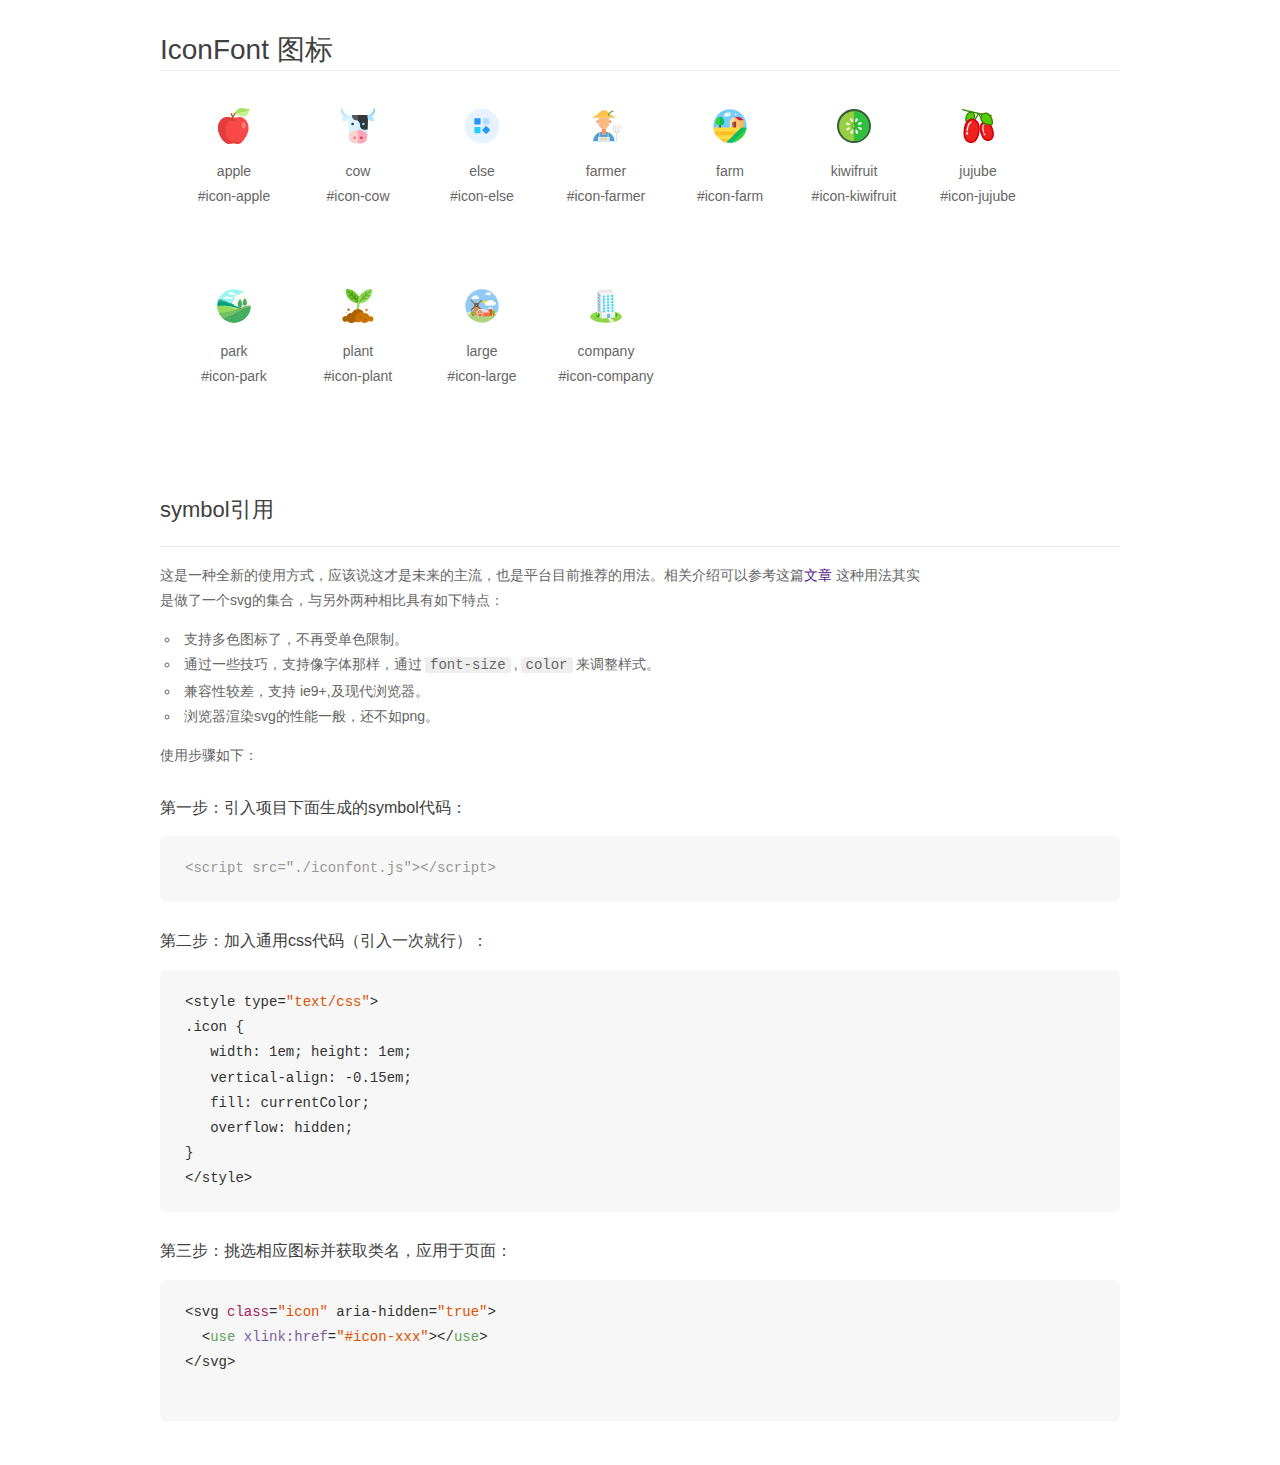
<file: 1download/color/demo_symbol.html>
<!DOCTYPE html>
<html>
<head>
    <meta charset="utf-8"/>
    <title>IconFont</title>
    <link rel="stylesheet" href="demo.css">
    <script src="iconfont.js"></script>

    <style type="text/css">
        .icon {
          /* 通过设置 font-size 来改变图标大小 */
          width: 1em; height: 1em;
          /* 图标和文字相邻时，垂直对齐 */
          vertical-align: -0.15em;
          /* 通过设置 color 来改变 SVG 的颜色/fill */
          fill: currentColor;
          /* path 和 stroke 溢出 viewBox 部分在 IE 下会显示
             normalize.css 中也包含这行 */
          overflow: hidden;
        }

    </style>
</head>
<body>
    <div class="main markdown">
        <h1>IconFont 图标</h1>
        <ul class="icon_lists clear">
            
                <li>
                    <svg class="icon" aria-hidden="true">
                        <use xlink:href="#icon-apple"></use>
                    </svg>
                    <div class="name">apple</div>
                    <div class="fontclass">#icon-apple</div>
                </li>
            
                <li>
                    <svg class="icon" aria-hidden="true">
                        <use xlink:href="#icon-cow"></use>
                    </svg>
                    <div class="name">cow</div>
                    <div class="fontclass">#icon-cow</div>
                </li>
            
                <li>
                    <svg class="icon" aria-hidden="true">
                        <use xlink:href="#icon-else"></use>
                    </svg>
                    <div class="name">else</div>
                    <div class="fontclass">#icon-else</div>
                </li>
            
                <li>
                    <svg class="icon" aria-hidden="true">
                        <use xlink:href="#icon-farmer"></use>
                    </svg>
                    <div class="name">farmer</div>
                    <div class="fontclass">#icon-farmer</div>
                </li>
            
                <li>
                    <svg class="icon" aria-hidden="true">
                        <use xlink:href="#icon-farm"></use>
                    </svg>
                    <div class="name">farm</div>
                    <div class="fontclass">#icon-farm</div>
                </li>
            
                <li>
                    <svg class="icon" aria-hidden="true">
                        <use xlink:href="#icon-kiwifruit"></use>
                    </svg>
                    <div class="name">kiwifruit</div>
                    <div class="fontclass">#icon-kiwifruit</div>
                </li>
            
                <li>
                    <svg class="icon" aria-hidden="true">
                        <use xlink:href="#icon-jujube"></use>
                    </svg>
                    <div class="name">jujube</div>
                    <div class="fontclass">#icon-jujube</div>
                </li>
            
                <li>
                    <svg class="icon" aria-hidden="true">
                        <use xlink:href="#icon-park"></use>
                    </svg>
                    <div class="name">park</div>
                    <div class="fontclass">#icon-park</div>
                </li>
            
                <li>
                    <svg class="icon" aria-hidden="true">
                        <use xlink:href="#icon-plant"></use>
                    </svg>
                    <div class="name">plant</div>
                    <div class="fontclass">#icon-plant</div>
                </li>
            
                <li>
                    <svg class="icon" aria-hidden="true">
                        <use xlink:href="#icon-large"></use>
                    </svg>
                    <div class="name">large</div>
                    <div class="fontclass">#icon-large</div>
                </li>
            
                <li>
                    <svg class="icon" aria-hidden="true">
                        <use xlink:href="#icon-company"></use>
                    </svg>
                    <div class="name">company</div>
                    <div class="fontclass">#icon-company</div>
                </li>
            
        </ul>


        <h2 id="symbol-">symbol引用</h2>
        <hr>

        <p>这是一种全新的使用方式，应该说这才是未来的主流，也是平台目前推荐的用法。相关介绍可以参考这篇<a href="">文章</a>
        这种用法其实是做了一个svg的集合，与另外两种相比具有如下特点：</p>
        <ul>
          <li>支持多色图标了，不再受单色限制。</li>
          <li>通过一些技巧，支持像字体那样，通过<code>font-size</code>,<code>color</code>来调整样式。</li>
          <li>兼容性较差，支持 ie9+,及现代浏览器。</li>
          <li>浏览器渲染svg的性能一般，还不如png。</li>
        </ul>
        <p>使用步骤如下：</p>
        <h3 id="-symbol-">第一步：引入项目下面生成的symbol代码：</h3>
        <pre><code class="lang-js hljs javascript"><span class="hljs-comment">&lt;script src="./iconfont.js"&gt;&lt;/script&gt;</span></code></pre>
        <h3 id="-css-">第二步：加入通用css代码（引入一次就行）：</h3>
        <pre><code class="lang-js hljs javascript">&lt;style type=<span class="hljs-string">"text/css"</span>&gt;
.icon {
   width: <span class="hljs-number">1</span>em; height: <span class="hljs-number">1</span>em;
   vertical-align: <span class="hljs-number">-0.15</span>em;
   fill: currentColor;
   overflow: hidden;
}
&lt;<span class="hljs-regexp">/style&gt;</span></code></pre>
        <h3 id="-">第三步：挑选相应图标并获取类名，应用于页面：</h3>
        <pre><code class="lang-js hljs javascript">&lt;svg <span class="hljs-class"><span class="hljs-keyword">class</span></span>=<span class="hljs-string">"icon"</span> aria-hidden=<span class="hljs-string">"true"</span>&gt;<span class="xml"><span class="hljs-tag">
  &lt;<span class="hljs-name">use</span> <span class="hljs-attr">xlink:href</span>=<span class="hljs-string">"#icon-xxx"</span>&gt;</span><span class="hljs-tag">&lt;/<span class="hljs-name">use</span>&gt;</span>
</span>&lt;<span class="hljs-regexp">/svg&gt;
        </span></code></pre>
    </div>
</body>
</html>
</file>
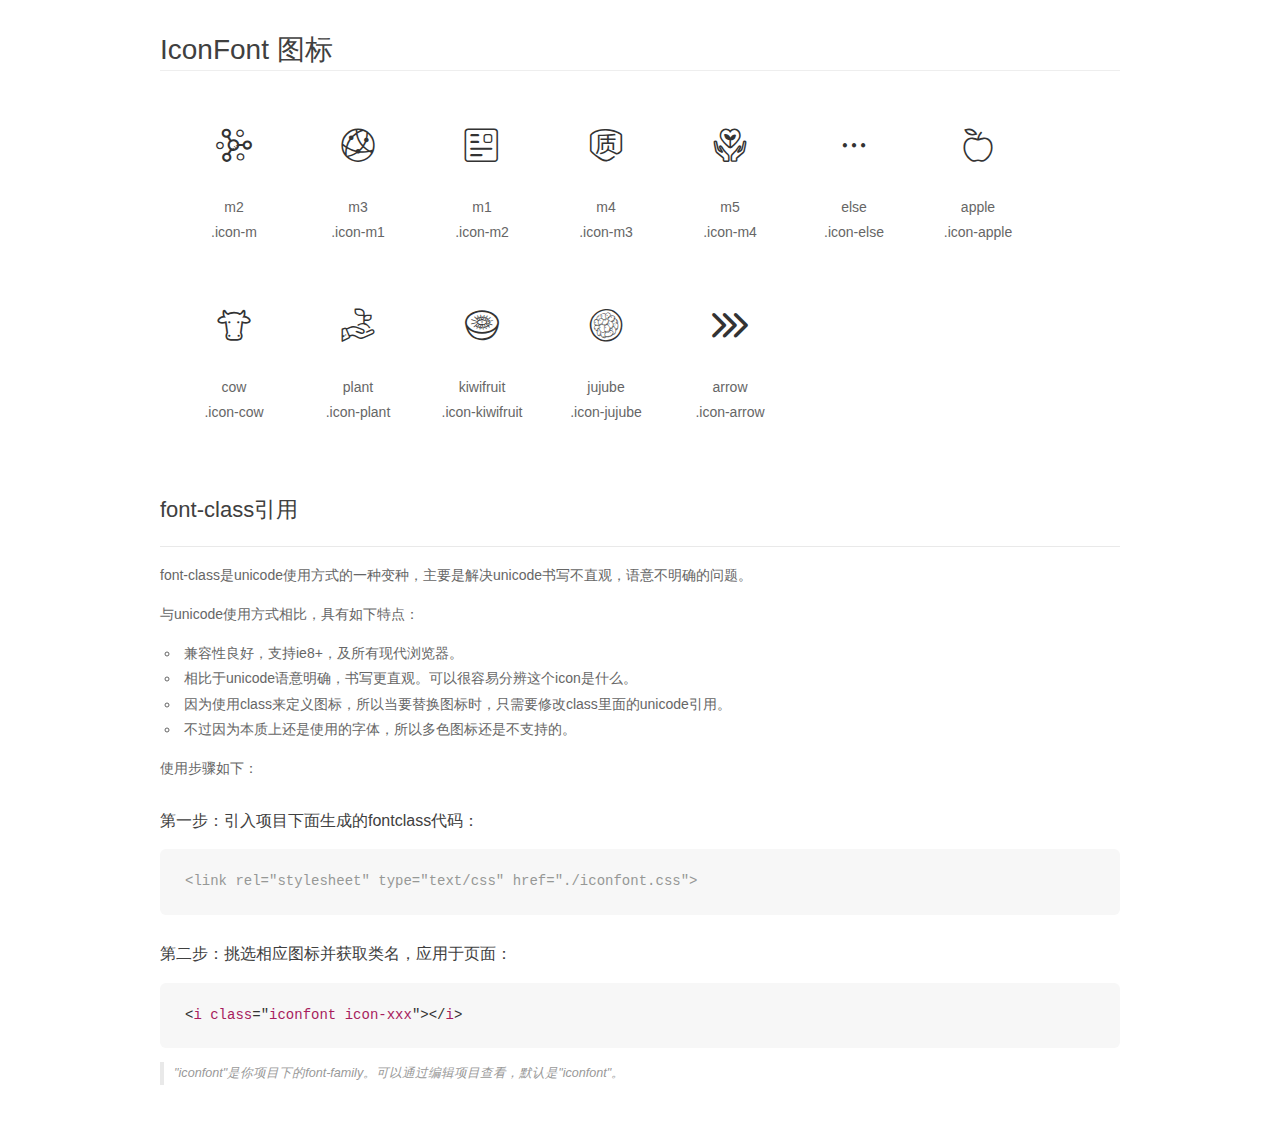
<file: 1download/font_574567_y580zelxfkc323xr/demo_fontclass.html>
<!DOCTYPE html>
<html>
<head>
    <meta charset="utf-8"/>
    <title>IconFont</title>
    <link rel="stylesheet" href="demo.css">
    <link rel="stylesheet" href="iconfont.css">
</head>
<body>
    <div class="main markdown">
        <h1>IconFont 图标</h1>
        <ul class="icon_lists clear">
            
                <li>
                <i class="icon iconfont icon-m"></i>
                    <div class="name">m2</div>
                    <div class="fontclass">.icon-m</div>
                </li>
            
                <li>
                <i class="icon iconfont icon-m1"></i>
                    <div class="name">m3</div>
                    <div class="fontclass">.icon-m1</div>
                </li>
            
                <li>
                <i class="icon iconfont icon-m2"></i>
                    <div class="name">m1</div>
                    <div class="fontclass">.icon-m2</div>
                </li>
            
                <li>
                <i class="icon iconfont icon-m3"></i>
                    <div class="name">m4</div>
                    <div class="fontclass">.icon-m3</div>
                </li>
            
                <li>
                <i class="icon iconfont icon-m4"></i>
                    <div class="name">m5</div>
                    <div class="fontclass">.icon-m4</div>
                </li>
            
                <li>
                <i class="icon iconfont icon-else"></i>
                    <div class="name">else</div>
                    <div class="fontclass">.icon-else</div>
                </li>
            
                <li>
                <i class="icon iconfont icon-apple"></i>
                    <div class="name">apple</div>
                    <div class="fontclass">.icon-apple</div>
                </li>
            
                <li>
                <i class="icon iconfont icon-cow"></i>
                    <div class="name">cow</div>
                    <div class="fontclass">.icon-cow</div>
                </li>
            
                <li>
                <i class="icon iconfont icon-plant"></i>
                    <div class="name">plant</div>
                    <div class="fontclass">.icon-plant</div>
                </li>
            
                <li>
                <i class="icon iconfont icon-kiwifruit"></i>
                    <div class="name">kiwifruit</div>
                    <div class="fontclass">.icon-kiwifruit</div>
                </li>
            
                <li>
                <i class="icon iconfont icon-jujube"></i>
                    <div class="name">jujube</div>
                    <div class="fontclass">.icon-jujube</div>
                </li>
            
                <li>
                <i class="icon iconfont icon-arrow"></i>
                    <div class="name">arrow</div>
                    <div class="fontclass">.icon-arrow</div>
                </li>
            
        </ul>

        <h2 id="font-class-">font-class引用</h2>
        <hr>

        <p>font-class是unicode使用方式的一种变种，主要是解决unicode书写不直观，语意不明确的问题。</p>
        <p>与unicode使用方式相比，具有如下特点：</p>
        <ul>
        <li>兼容性良好，支持ie8+，及所有现代浏览器。</li>
        <li>相比于unicode语意明确，书写更直观。可以很容易分辨这个icon是什么。</li>
        <li>因为使用class来定义图标，所以当要替换图标时，只需要修改class里面的unicode引用。</li>
        <li>不过因为本质上还是使用的字体，所以多色图标还是不支持的。</li>
        </ul>
        <p>使用步骤如下：</p>
        <h3 id="-fontclass-">第一步：引入项目下面生成的fontclass代码：</h3>


        <pre><code class="lang-js hljs javascript"><span class="hljs-comment">&lt;link rel="stylesheet" type="text/css" href="./iconfont.css"&gt;</span></code></pre>
        <h3 id="-">第二步：挑选相应图标并获取类名，应用于页面：</h3>
        <pre><code class="lang-css hljs">&lt;<span class="hljs-selector-tag">i</span> <span class="hljs-selector-tag">class</span>="<span class="hljs-selector-tag">iconfont</span> <span class="hljs-selector-tag">icon-xxx</span>"&gt;&lt;/<span class="hljs-selector-tag">i</span>&gt;</code></pre>
        <blockquote>
        <p>"iconfont"是你项目下的font-family。可以通过编辑项目查看，默认是"iconfont"。</p>
        </blockquote>
    </div>
</body>
</html>
</file>
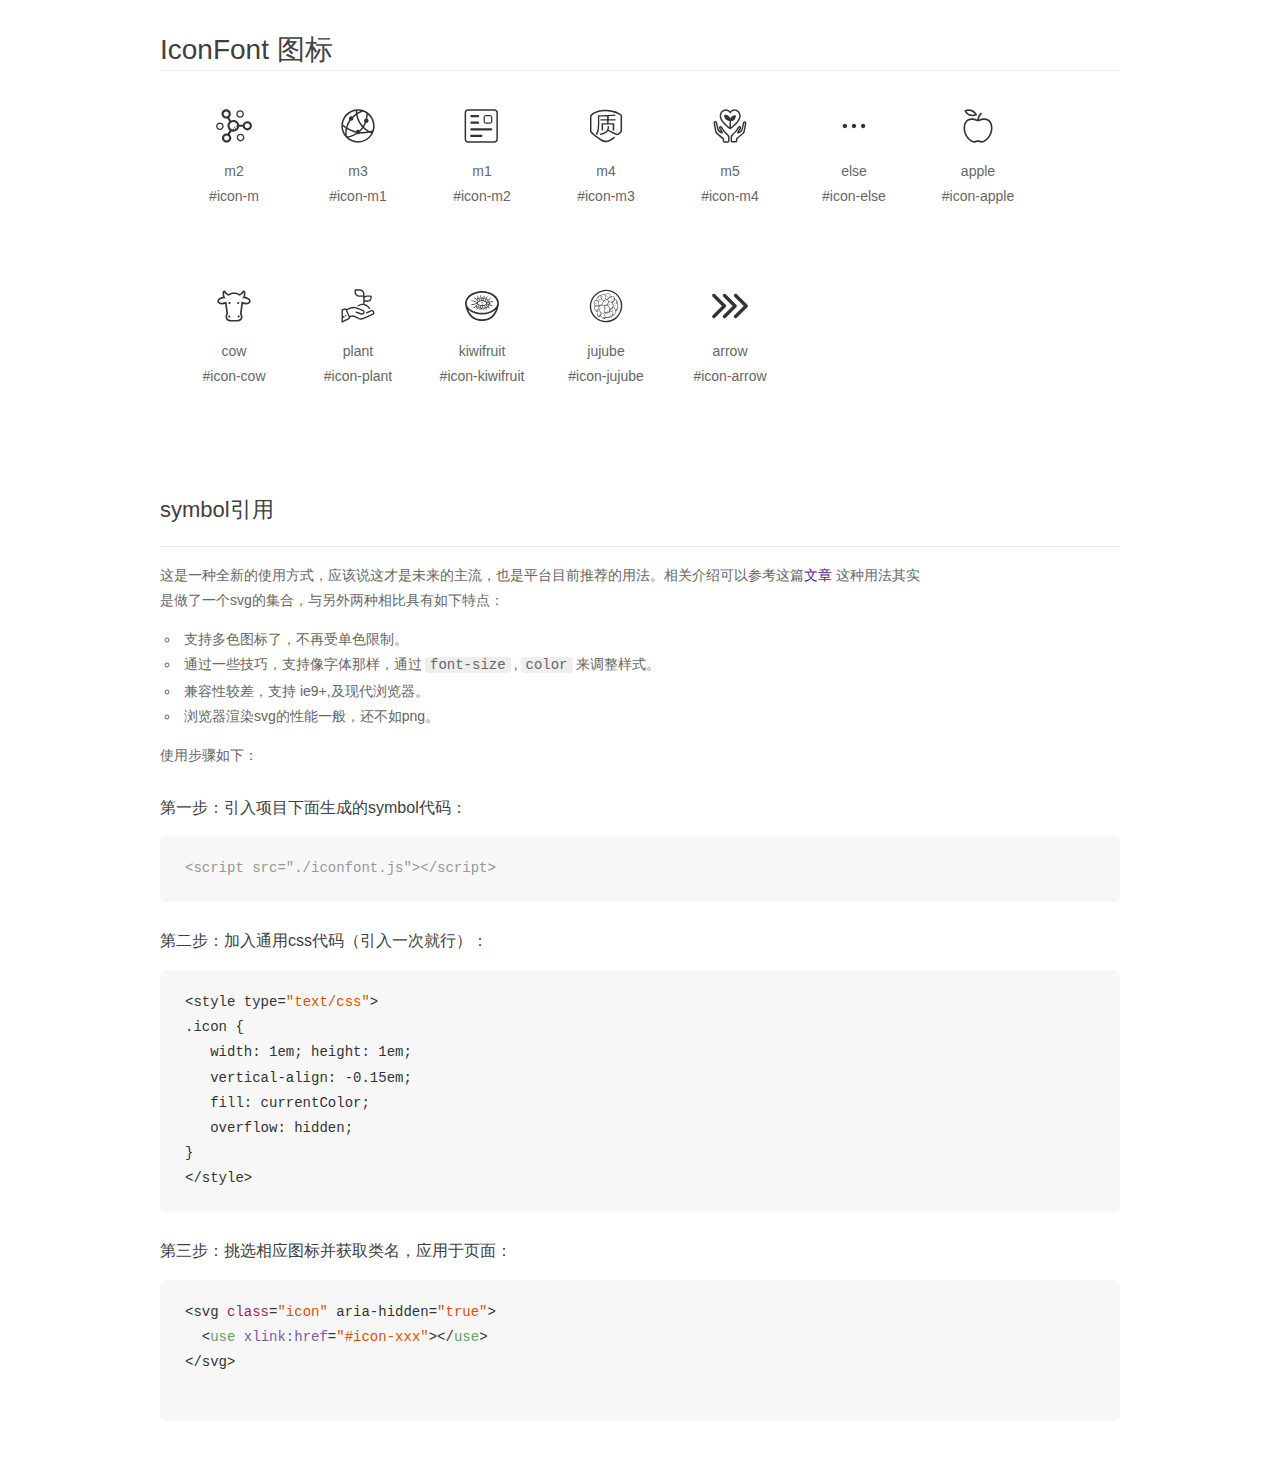
<file: 1download/font_574567_y580zelxfkc323xr/demo_symbol.html>
<!DOCTYPE html>
<html>
<head>
    <meta charset="utf-8"/>
    <title>IconFont</title>
    <link rel="stylesheet" href="demo.css">
    <script src="iconfont.js"></script>

    <style type="text/css">
        .icon {
          /* 通过设置 font-size 来改变图标大小 */
          width: 1em; height: 1em;
          /* 图标和文字相邻时，垂直对齐 */
          vertical-align: -0.15em;
          /* 通过设置 color 来改变 SVG 的颜色/fill */
          fill: currentColor;
          /* path 和 stroke 溢出 viewBox 部分在 IE 下会显示
             normalize.css 中也包含这行 */
          overflow: hidden;
        }

    </style>
</head>
<body>
    <div class="main markdown">
        <h1>IconFont 图标</h1>
        <ul class="icon_lists clear">
            
                <li>
                    <svg class="icon" aria-hidden="true">
                        <use xlink:href="#icon-m"></use>
                    </svg>
                    <div class="name">m2</div>
                    <div class="fontclass">#icon-m</div>
                </li>
            
                <li>
                    <svg class="icon" aria-hidden="true">
                        <use xlink:href="#icon-m1"></use>
                    </svg>
                    <div class="name">m3</div>
                    <div class="fontclass">#icon-m1</div>
                </li>
            
                <li>
                    <svg class="icon" aria-hidden="true">
                        <use xlink:href="#icon-m2"></use>
                    </svg>
                    <div class="name">m1</div>
                    <div class="fontclass">#icon-m2</div>
                </li>
            
                <li>
                    <svg class="icon" aria-hidden="true">
                        <use xlink:href="#icon-m3"></use>
                    </svg>
                    <div class="name">m4</div>
                    <div class="fontclass">#icon-m3</div>
                </li>
            
                <li>
                    <svg class="icon" aria-hidden="true">
                        <use xlink:href="#icon-m4"></use>
                    </svg>
                    <div class="name">m5</div>
                    <div class="fontclass">#icon-m4</div>
                </li>
            
                <li>
                    <svg class="icon" aria-hidden="true">
                        <use xlink:href="#icon-else"></use>
                    </svg>
                    <div class="name">else</div>
                    <div class="fontclass">#icon-else</div>
                </li>
            
                <li>
                    <svg class="icon" aria-hidden="true">
                        <use xlink:href="#icon-apple"></use>
                    </svg>
                    <div class="name">apple</div>
                    <div class="fontclass">#icon-apple</div>
                </li>
            
                <li>
                    <svg class="icon" aria-hidden="true">
                        <use xlink:href="#icon-cow"></use>
                    </svg>
                    <div class="name">cow</div>
                    <div class="fontclass">#icon-cow</div>
                </li>
            
                <li>
                    <svg class="icon" aria-hidden="true">
                        <use xlink:href="#icon-plant"></use>
                    </svg>
                    <div class="name">plant</div>
                    <div class="fontclass">#icon-plant</div>
                </li>
            
                <li>
                    <svg class="icon" aria-hidden="true">
                        <use xlink:href="#icon-kiwifruit"></use>
                    </svg>
                    <div class="name">kiwifruit</div>
                    <div class="fontclass">#icon-kiwifruit</div>
                </li>
            
                <li>
                    <svg class="icon" aria-hidden="true">
                        <use xlink:href="#icon-jujube"></use>
                    </svg>
                    <div class="name">jujube</div>
                    <div class="fontclass">#icon-jujube</div>
                </li>
            
                <li>
                    <svg class="icon" aria-hidden="true">
                        <use xlink:href="#icon-arrow"></use>
                    </svg>
                    <div class="name">arrow</div>
                    <div class="fontclass">#icon-arrow</div>
                </li>
            
        </ul>


        <h2 id="symbol-">symbol引用</h2>
        <hr>

        <p>这是一种全新的使用方式，应该说这才是未来的主流，也是平台目前推荐的用法。相关介绍可以参考这篇<a href="">文章</a>
        这种用法其实是做了一个svg的集合，与另外两种相比具有如下特点：</p>
        <ul>
          <li>支持多色图标了，不再受单色限制。</li>
          <li>通过一些技巧，支持像字体那样，通过<code>font-size</code>,<code>color</code>来调整样式。</li>
          <li>兼容性较差，支持 ie9+,及现代浏览器。</li>
          <li>浏览器渲染svg的性能一般，还不如png。</li>
        </ul>
        <p>使用步骤如下：</p>
        <h3 id="-symbol-">第一步：引入项目下面生成的symbol代码：</h3>
        <pre><code class="lang-js hljs javascript"><span class="hljs-comment">&lt;script src="./iconfont.js"&gt;&lt;/script&gt;</span></code></pre>
        <h3 id="-css-">第二步：加入通用css代码（引入一次就行）：</h3>
        <pre><code class="lang-js hljs javascript">&lt;style type=<span class="hljs-string">"text/css"</span>&gt;
.icon {
   width: <span class="hljs-number">1</span>em; height: <span class="hljs-number">1</span>em;
   vertical-align: <span class="hljs-number">-0.15</span>em;
   fill: currentColor;
   overflow: hidden;
}
&lt;<span class="hljs-regexp">/style&gt;</span></code></pre>
        <h3 id="-">第三步：挑选相应图标并获取类名，应用于页面：</h3>
        <pre><code class="lang-js hljs javascript">&lt;svg <span class="hljs-class"><span class="hljs-keyword">class</span></span>=<span class="hljs-string">"icon"</span> aria-hidden=<span class="hljs-string">"true"</span>&gt;<span class="xml"><span class="hljs-tag">
  &lt;<span class="hljs-name">use</span> <span class="hljs-attr">xlink:href</span>=<span class="hljs-string">"#icon-xxx"</span>&gt;</span><span class="hljs-tag">&lt;/<span class="hljs-name">use</span>&gt;</span>
</span>&lt;<span class="hljs-regexp">/svg&gt;
        </span></code></pre>
    </div>
</body>
</html>
</file>
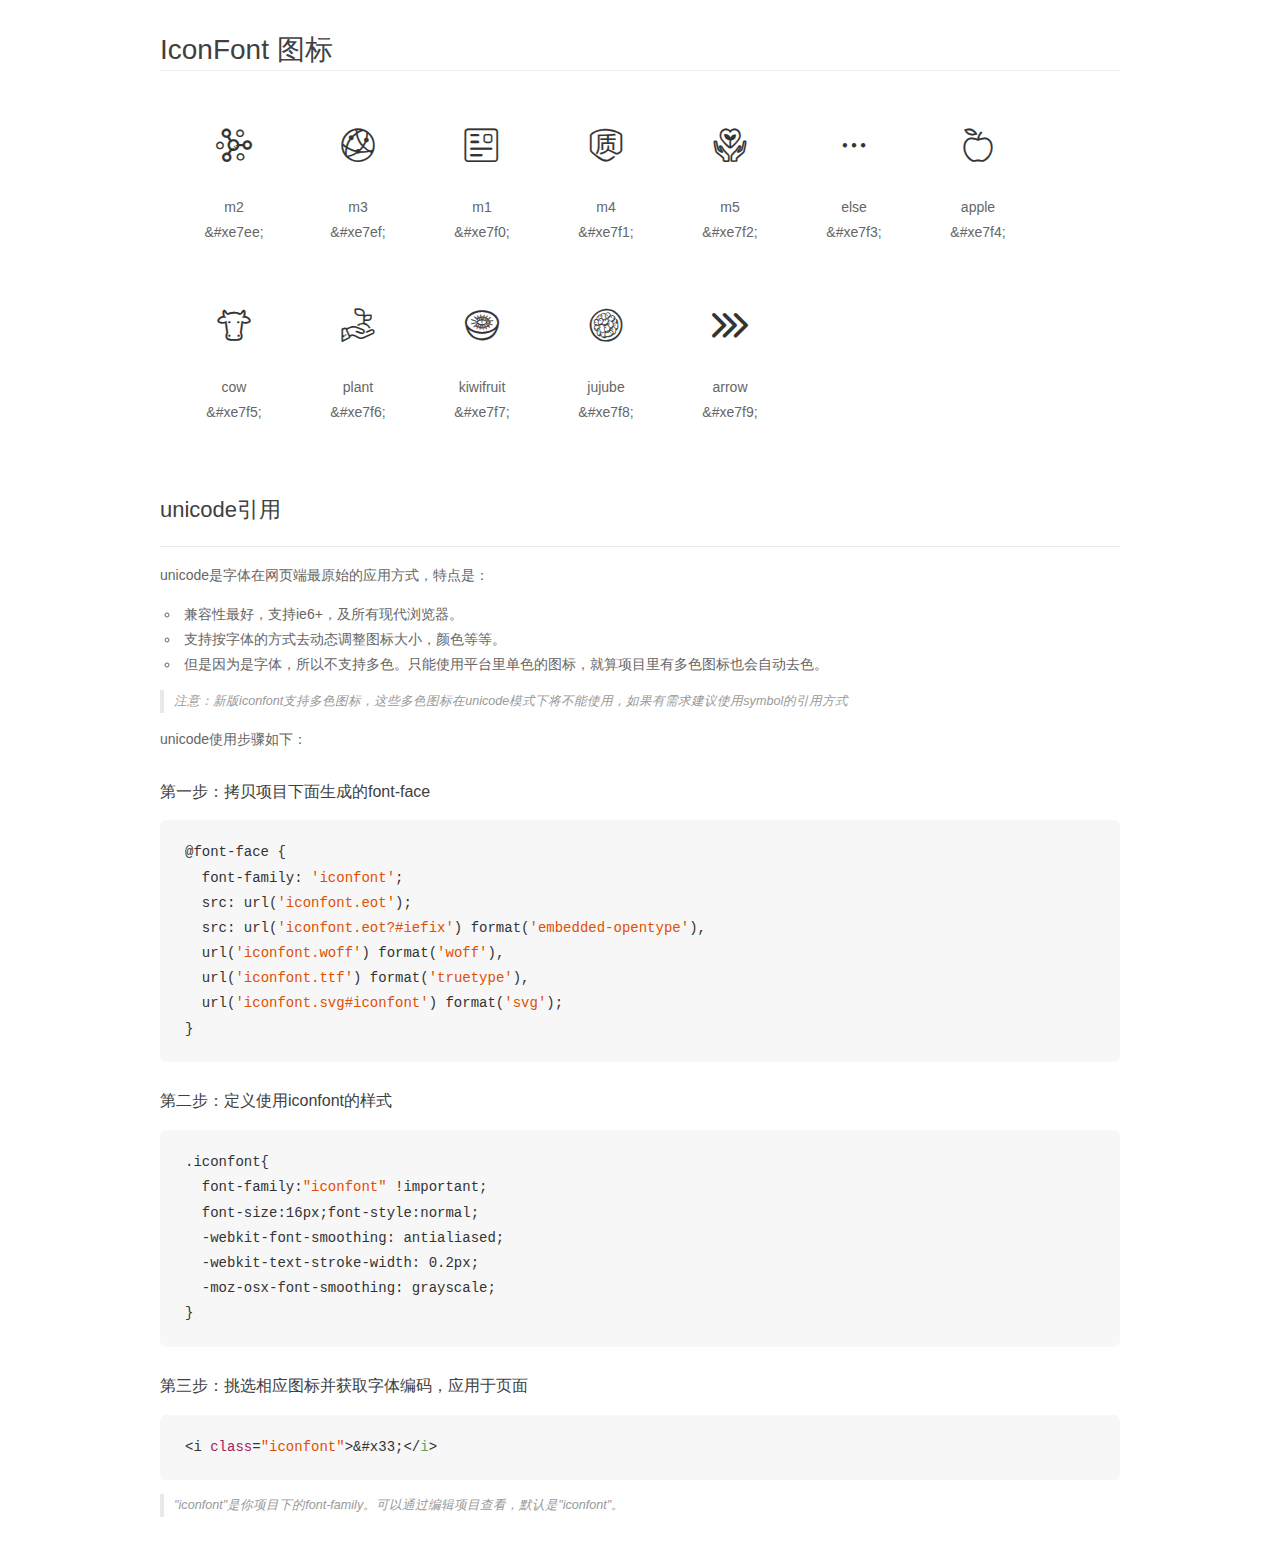
<file: 1download/font_574567_y580zelxfkc323xr/demo_unicode.html>
<!DOCTYPE html>
<html>
<head>
    <meta charset="utf-8"/>
    <title>IconFont</title>
    <link rel="stylesheet" href="demo.css">

    <style type="text/css">

        @font-face {font-family: "iconfont";
          src: url('iconfont.eot'); /* IE9*/
          src: url('iconfont.eot#iefix') format('embedded-opentype'), /* IE6-IE8 */
          url('iconfont.woff') format('woff'), /* chrome, firefox */
          url('iconfont.ttf') format('truetype'), /* chrome, firefox, opera, Safari, Android, iOS 4.2+*/
          url('iconfont.svg#iconfont') format('svg'); /* iOS 4.1- */
        }

        .iconfont {
          font-family:"iconfont" !important;
          font-size:16px;
          font-style:normal;
          -webkit-font-smoothing: antialiased;
          -webkit-text-stroke-width: 0.2px;
          -moz-osx-font-smoothing: grayscale;
        }

    </style>
</head>
<body>
    <div class="main markdown">
        <h1>IconFont 图标</h1>
        <ul class="icon_lists clear">
            
                <li>
                <i class="icon iconfont">&#xe7ee;</i>
                    <div class="name">m2</div>
                    <div class="code">&amp;#xe7ee;</div>
                </li>
            
                <li>
                <i class="icon iconfont">&#xe7ef;</i>
                    <div class="name">m3</div>
                    <div class="code">&amp;#xe7ef;</div>
                </li>
            
                <li>
                <i class="icon iconfont">&#xe7f0;</i>
                    <div class="name">m1</div>
                    <div class="code">&amp;#xe7f0;</div>
                </li>
            
                <li>
                <i class="icon iconfont">&#xe7f1;</i>
                    <div class="name">m4</div>
                    <div class="code">&amp;#xe7f1;</div>
                </li>
            
                <li>
                <i class="icon iconfont">&#xe7f2;</i>
                    <div class="name">m5</div>
                    <div class="code">&amp;#xe7f2;</div>
                </li>
            
                <li>
                <i class="icon iconfont">&#xe7f3;</i>
                    <div class="name">else</div>
                    <div class="code">&amp;#xe7f3;</div>
                </li>
            
                <li>
                <i class="icon iconfont">&#xe7f4;</i>
                    <div class="name">apple</div>
                    <div class="code">&amp;#xe7f4;</div>
                </li>
            
                <li>
                <i class="icon iconfont">&#xe7f5;</i>
                    <div class="name">cow</div>
                    <div class="code">&amp;#xe7f5;</div>
                </li>
            
                <li>
                <i class="icon iconfont">&#xe7f6;</i>
                    <div class="name">plant</div>
                    <div class="code">&amp;#xe7f6;</div>
                </li>
            
                <li>
                <i class="icon iconfont">&#xe7f7;</i>
                    <div class="name">kiwifruit</div>
                    <div class="code">&amp;#xe7f7;</div>
                </li>
            
                <li>
                <i class="icon iconfont">&#xe7f8;</i>
                    <div class="name">jujube</div>
                    <div class="code">&amp;#xe7f8;</div>
                </li>
            
                <li>
                <i class="icon iconfont">&#xe7f9;</i>
                    <div class="name">arrow</div>
                    <div class="code">&amp;#xe7f9;</div>
                </li>
            
        </ul>
        <h2 id="unicode-">unicode引用</h2>
        <hr>

        <p>unicode是字体在网页端最原始的应用方式，特点是：</p>
        <ul>
        <li>兼容性最好，支持ie6+，及所有现代浏览器。</li>
        <li>支持按字体的方式去动态调整图标大小，颜色等等。</li>
        <li>但是因为是字体，所以不支持多色。只能使用平台里单色的图标，就算项目里有多色图标也会自动去色。</li>
        </ul>
        <blockquote>
        <p>注意：新版iconfont支持多色图标，这些多色图标在unicode模式下将不能使用，如果有需求建议使用symbol的引用方式</p>
        </blockquote>
        <p>unicode使用步骤如下：</p>
        <h3 id="-font-face">第一步：拷贝项目下面生成的font-face</h3>
        <pre><code class="lang-js hljs javascript">@font-face {
  font-family: <span class="hljs-string">'iconfont'</span>;
  src: url(<span class="hljs-string">'iconfont.eot'</span>);
  src: url(<span class="hljs-string">'iconfont.eot?#iefix'</span>) format(<span class="hljs-string">'embedded-opentype'</span>),
  url(<span class="hljs-string">'iconfont.woff'</span>) format(<span class="hljs-string">'woff'</span>),
  url(<span class="hljs-string">'iconfont.ttf'</span>) format(<span class="hljs-string">'truetype'</span>),
  url(<span class="hljs-string">'iconfont.svg#iconfont'</span>) format(<span class="hljs-string">'svg'</span>);
}
</code></pre>
        <h3 id="-iconfont-">第二步：定义使用iconfont的样式</h3>
        <pre><code class="lang-js hljs javascript">.iconfont{
  font-family:<span class="hljs-string">"iconfont"</span> !important;
  font-size:<span class="hljs-number">16</span>px;font-style:normal;
  -webkit-font-smoothing: antialiased;
  -webkit-text-stroke-width: <span class="hljs-number">0.2</span>px;
  -moz-osx-font-smoothing: grayscale;
}
</code></pre>
        <h3 id="-">第三步：挑选相应图标并获取字体编码，应用于页面</h3>
        <pre><code class="lang-js hljs javascript">&lt;i <span class="hljs-class"><span class="hljs-keyword">class</span></span>=<span class="hljs-string">"iconfont"</span>&gt;&amp;#x33;<span class="xml"><span class="hljs-tag">&lt;/<span class="hljs-name">i</span>&gt;</span></span></code></pre>

        <blockquote>
        <p>"iconfont"是你项目下的font-family。可以通过编辑项目查看，默认是"iconfont"。</p>
        </blockquote>
    </div>


</body>
</html>
</file>
<file: css/style.css>
/* Custom Stylesheet */
body,html,#allmap{width:100%;height:100%;font-family:"微软雅黑";-webkit-font-smoothing:antialiased;overflow:hidden}
a{text-decoration:none}
a,abbr,address,article,aside,audio,b,blockquote,body,button,canvas,caption,cite,code,dd,del,details,dfn,dialog,div,dl,dt,em,fieldset,figcaption,figure,footer,form,h1,h2,h3,h4,h5,h6,header,hgroup,html,i,iframe,img,input,ins,kbd,label,legend,li,mark,menu,nav,object,ol,option,p,pre,q,s,samp,section,select,small,span,strong,sub,summary,sup,table,tbody,td,textarea,tfoot,th,thead,time,tr,u,ul,var,video{margin:0;padding:0}
ul,li{list-style:none}
h1,h2,h3,h4,h5,h6{font-weight:300}
em{font-style:normal}
a{color:#666}
.f12{font-size:12px}
.f14{font-size:14px}
.f16{font-size:16px}
.f17{font-size:17px}
.f18{font-size:18px}
.f20{font-size:20px}
.f22{font-size:22px}
.f24{font-size:24px}
.pr{position:relative}
.pa{position:absolute}
.t0{top:0}
.l0{left:0}
.r0{right:0}
.b0{bottom:0}
.white,.white a{color:#fff}
.tc{text-align:center}
input{border:none}
input:focus{outline:none}
.hide,.BMap_cpyCtrl,.anchorBL{display:none}

.f12{font-size:12px !important}
.i,.site_item span{display:inline-block}

.maincolor{color:#35b6ff}
.darkblue{color:#1d7fba}

a,.bot_nav a svg,.bot_nav a .icon,.m_nav a .icon,.m_nav a span,.mCustomScrollBox>.mCSB_scrollTools{-webkit-transition:.3s all ease-in;-moz-transition:.3s all ease-in;-ms-transition:.3s all ease-in;transition:.3s all ease-in}

.mCSB_container img{max-width:100%}
.map_wrap{position:relative;width:100%;height:100%}

/*loader*/
.pageload-overlay{position:fixed;width:100%;height:100%;top:0;left:0;z-index:99999999;visibility:hidden}.pageload-overlay.show{visibility:visible}.pageload-overlay svg{position:absolute;top:0;left:0;pointer-events:none}.pageload-overlay svg path{fill:#fff}.pageload-overlay::after,.pageload-overlay::before{content:'';position:fixed;width:20px;height:20px;top:50%;left:50%;margin:-10px 0 0 -10px;border-radius:50%;visibility:hidden;opacity:0;z-index:1000;-webkit-transition:opacity .15s,visibility 0s .15s;transition:opacity .15s,visibility 0s .15s}.pageload-overlay::after{background:#6cc88a;-webkit-transform:translateX(-20px);transform:translateX(-20px);-webkit-animation:moveRight .6s linear infinite alternate;animation:moveRight .6s linear infinite alternate}.pageload-overlay::before{background:#4fc3f7;-webkit-transform:translateX(20px);transform:translateX(20px);-webkit-animation:moveLeft .6s linear infinite alternate;animation:moveLeft .6s linear infinite alternate}@-webkit-keyframes moveRight{to{-webkit-transform:translateX(20px)}}@keyframes moveRight{to{transform:translateX(20px)}}@-webkit-keyframes moveLeft{to{-webkit-transform:translateX(-20px)}}@keyframes moveLeft{to{transform:translateX(-20px)}}.pageload-loading.pageload-overlay::after,.pageload-loading.pageload-overlay::before{opacity:1;visibility:visible;-webkit-transition:opacity .3s;transition:opacity .3s}

/*scroll*/
.mCSB_container{width:auto}.mCSB_container.mCS_no_scrollbar{margin-right:0}.mCS_disabled>.mCustomScrollBox>.mCSB_container.mCS_no_scrollbar,.mCS_destroyed>.mCustomScrollBox>.mCSB_container.mCS_no_scrollbar{margin-right:30px}.mCustomScrollBox>.mCSB_scrollTools{width:20px;height:100%;top:0;right:0}.mCSB_scrollTools .mCSB_draggerContainer{position:absolute;top:0;left:0;bottom:0;right:0;height:auto}.mCSB_scrollTools a+.mCSB_draggerContainer{margin:20px 0}.mCSB_scrollTools .mCSB_draggerRail{width:2px;height:100%;margin:0 auto;-webkit-border-radius:10px;-moz-border-radius:10px;border-radius:10px}.mCSB_scrollTools .mCSB_dragger{cursor:pointer;width:100%;height:30px}.mCSB_scrollTools .mCSB_dragger .mCSB_dragger_bar{width:4px;height:100%;margin:0 auto;-webkit-border-radius:10px;-moz-border-radius:10px;border-radius:10px;text-align:center}.mCSB_scrollTools .mCSB_buttonUp,.mCSB_scrollTools .mCSB_buttonDown{display:block;position:relative;height:20px;overflow:hidden;margin:0 auto;cursor:pointer}.mCSB_scrollTools .mCSB_buttonDown{top:100%;margin-top:-40px}.mCSB_horizontal>.mCSB_container{height:auto;margin-right:0;margin-bottom:30px;overflow:hidden}.mCSB_horizontal>.mCSB_container.mCS_no_scrollbar{margin-bottom:0}.mCS_disabled>.mCSB_horizontal>.mCSB_container.mCS_no_scrollbar,.mCS_destroyed>.mCSB_horizontal>.mCSB_container.mCS_no_scrollbar{margin-right:0;margin-bottom:30px}.mCSB_horizontal.mCustomScrollBox>.mCSB_scrollTools{width:100%;height:16px;top:auto;right:auto;bottom:0;left:0;overflow:hidden}.mCSB_horizontal>.mCSB_scrollTools a+.mCSB_draggerContainer{margin:0 20px}.mCSB_horizontal>.mCSB_scrollTools .mCSB_draggerRail{width:100%;height:2px;margin:7px 0;-webkit-border-radius:10px;-moz-border-radius:10px;border-radius:10px}.mCSB_horizontal>.mCSB_scrollTools .mCSB_dragger{width:30px;height:100%}.mCSB_horizontal>.mCSB_scrollTools .mCSB_dragger .mCSB_dragger_bar{width:100%;height:4px;margin:6px auto;-webkit-border-radius:10px;-moz-border-radius:10px;border-radius:10px}.mCSB_horizontal>.mCSB_scrollTools .mCSB_buttonLeft,.mCSB_horizontal>.mCSB_scrollTools .mCSB_buttonRight{display:block;position:relative;width:20px;height:100%;overflow:hidden;margin:0 auto;cursor:pointer;float:left}.mCSB_horizontal>.mCSB_scrollTools .mCSB_buttonRight{margin-left:-40px;float:right}.mCustomScrollBox{-ms-touch-action:none}.mCustomScrollBox{padding-right:20px}.mCustomScrollBox>.mCSB_scrollTools{opacity:0;filter:"alpha(opacity=0)";-ms-filter:"alpha(opacity=0)";z-index:99999}.mCustomScrollBox:hover>.mCSB_scrollTools,.t_site .mCustomScrollBox>.mCSB_scrollTools{opacity:.7;filter:"alpha(opacity=70)";-ms-filter:"alpha(opacity=70)"}.mCSB_scrollTools .mCSB_draggerRail{background:#000;background:rgba(0,0,0,.4);filter:"alpha(opacity=40)";-ms-filter:"alpha(opacity=40)"}.mCSB_scrollTools .mCSB_dragger .mCSB_dragger_bar{background:#fff;background:rgba(255,255,255,.75);filter:"alpha(opacity=75)";-ms-filter:"alpha(opacity=75)"}.mCSB_scrollTools .mCSB_dragger:hover .mCSB_dragger_bar{background:rgba(255,255,255,.85);filter:"alpha(opacity=85)";-ms-filter:"alpha(opacity=85)"}.mCSB_scrollTools .mCSB_dragger:active .mCSB_dragger_bar,.mCSB_scrollTools .mCSB_dragger.mCSB_dragger_onDrag .mCSB_dragger_bar{background:rgba(255,255,255,.9);filter:"alpha(opacity=90)";-ms-filter:"alpha(opacity=90)"}.mCSB_scrollTools .mCSB_buttonUp,.mCSB_scrollTools .mCSB_buttonDown,.mCSB_scrollTools .mCSB_buttonLeft,.mCSB_scrollTools .mCSB_buttonRight{background-image:url(../img/mCSB_buttons.png);background-repeat:no-repeat;opacity:0.4;filter:"alpha(opacity=40)";-ms-filter:"alpha(opacity=40)"}.mCSB_scrollTools .mCSB_buttonUp{background-position:0 0}.mCSB_scrollTools .mCSB_buttonDown{background-position:0 -20px}.mCSB_scrollTools .mCSB_buttonLeft{background-position:0 -40px}.mCSB_scrollTools .mCSB_buttonRight{background-position:0 -56px}.mCSB_scrollTools .mCSB_buttonUp:hover,.mCSB_scrollTools .mCSB_buttonDown:hover,.mCSB_scrollTools .mCSB_buttonLeft:hover,.mCSB_scrollTools .mCSB_buttonRight:hover{opacity:0.75;filter:"alpha(opacity=75)";-ms-filter:"alpha(opacity=75)"}.mCSB_scrollTools .mCSB_buttonUp:active,.mCSB_scrollTools .mCSB_buttonDown:active,.mCSB_scrollTools .mCSB_buttonLeft:active,.mCSB_scrollTools .mCSB_buttonRight:active{opacity:0.9;filter:"alpha(opacity=90)";-ms-filter:"alpha(opacity=90)"}

.scroll_wrap>.mCustomScrollBox>.mCSB_scrollTools,.layui-layer-content>.mCustomScrollBox>.mCSB_scrollTools{height:94%;top:3%}.scroll_wrap .mCSB_scrollTools .mCSB_dragger,.layui-layer-content .mCSB_scrollTools .mCSB_dragger{height:30px !important}.scroll_wrap .mCSB_scrollTools .mCSB_dragger .mCSB_dragger_bar,.layui-layer-content .mCSB_scrollTools .mCSB_dragger .mCSB_dragger_bar{width:5px;height:30px;-webkit-border-radius:50px;-moz-border-radius:50px;border-radius:50px;background:#2C91E5}
.scroll_wrap::-webkit-scrollbar,.layui-layer-content::-webkit-scrollbar,.site_item::-webkit-scrollbar,.layer-right .layer_wrap::-webkit-scrollbar{display:none}
/*horizontal*/
.mCSB_horizontal>.mCSB_container{overflow:hidden;margin-right:0;margin-bottom:30px;height:auto}
.mCSB_horizontal>.mCSB_container.mCS_no_scrollbar{margin-bottom:0}
.mCS_destroyed>.mCSB_horizontal>.mCSB_container.mCS_no_scrollbar,.mCS_disabled>.mCSB_horizontal>.mCSB_container.mCS_no_scrollbar{margin-right:0;margin-bottom:30px}
.mCSB_horizontal.mCustomScrollBox>.mCSB_scrollTools{top:auto;right:auto;bottom:0;left:0;overflow:hidden;width:100%;height:16px}
.mCSB_horizontal>.mCSB_scrollTools a+.mCSB_draggerContainer{margin:0 20px}
.mCSB_horizontal>.mCSB_scrollTools .mCSB_draggerRail{margin:7px 0;width:100%;height:2px;-webkit-border-radius:10px;-moz-border-radius:10px;border-radius:10px}
.mCSB_horizontal>.mCSB_scrollTools .mCSB_dragger{width:30px;height:100%}
.mCSB_horizontal>.mCSB_scrollTools .mCSB_dragger .mCSB_dragger_bar{margin:6px auto;width:100%;height:4px;-webkit-border-radius:10px;-moz-border-radius:10px;border-radius:10px}
.mCSB_horizontal>.mCSB_scrollTools .mCSB_buttonLeft,.mCSB_horizontal>.mCSB_scrollTools .mCSB_buttonRight{position:relative;float:left;display:block;overflow:hidden;margin:0 auto;width:20px;height:100%;cursor:pointer}
.mCSB_horizontal>.mCSB_scrollTools .mCSB_buttonRight{float:right;margin-left:-40px}
.mCustomScrollBox{-ms-touch-action:none}


.layer-rightSpacing{left:initial !important;right:90px;min-width:320px}
.layui-layer.layer-right{border-radius:0;min-width:340px}
.layer-right .layui-layer-setwin{top:0;right:0}
.layer-right .layui-layer-setwin .layui-layer-close{top:0;right:0;width:42px;height:41px;background:url([data-uri]) 50% no-repeat;background-size:100%;background-position:0 !important}

.layui-layer-content .layer_wrap{padding:20px 0 20px 20px;-webkit-box-sizing:border-box;-moz-box-sizing:border-box;-ms-box-sizing:border-box;box-sizing:border-box}
.layui-layer.layer-right{background:rgba(20,46,96,.5);box-shadow:0 5px 15px #1c92d6 inset}
.layer-right .layer_wrap{margin:10px 20px 0 20px;background:#fff;border-radius:16px 16px 0 0;overflow:auto}
.layer-right .mCustomScrollBox>.mCSB_scrollTools{top:0;height:auto;bottom:62px}
.BMap_stdMpCtrl.BMap_stdMpType0{top:50% !important;margin-top:-101px}
.BMap_stdMpType4 .BMap_stdMpZoom{top:50px !important}

.layer-right .mCSB_container{padding-bottom:60px}

.layer-right .tab,.layer-right .tab-bd,.layer-right .tab-bd li,.layer-right .layer_wrap{height:100%}

.popup_nav{position:absolute;top:0;left:-141px;bottom:0;height:100%;display:table;background:rgba(3,8,27,0);background:-moz-linear-gradient(top,rgba(3,8,27,0) 0%,rgba(3,8,27,0) 0%,rgba(3,8,27,0.5) 35%,rgba(3,8,27,0.5) 65%,rgba(3,8,27,0) 100%);background:-webkit-gradient(left top,left bottom,color-stop(0%,rgba(3,8,27,0)),color-stop(0%,rgba(3,8,27,0)),color-stop(35%,rgba(3,8,27,0.5)),color-stop(65%,rgba(3,8,27,0.5)),color-stop(100%,rgba(3,8,27,0)));background:-webkit-linear-gradient(top,rgba(3,8,27,0) 0%,rgba(3,8,27,0) 0%,rgba(3,8,27,0.5) 35%,rgba(3,8,27,0.5) 65%,rgba(3,8,27,0) 100%);background:-o-linear-gradient(top,rgba(3,8,27,0) 0%,rgba(3,8,27,0) 0%,rgba(3,8,27,0.5) 35%,rgba(3,8,27,0.5) 65%,rgba(3,8,27,0) 100%);background:-ms-linear-gradient(top,rgba(3,8,27,0) 0%,rgba(3,8,27,0) 0%,rgba(3,8,27,0.5) 35%,rgba(3,8,27,0.5) 65%,rgba(3,8,27,0) 100%);background:linear-gradient(to bottom,rgba(3,8,27,0) 0%,rgba(3,8,27,0) 0%,rgba(3,8,27,0.5) 35%,rgba(3,8,27,0.5) 65%,rgba(3,8,27,0) 100%);filter:progid:DXImageTransform.Microsoft.gradient( startColorstr='#03081b',endColorstr='#03081b',GradientType=0)}
.popup_nav ul{display:table-cell;vertical-align:middle;width:136px}
.popup_nav a{display:block;color:#fff;font-size:14px;padding:12px;margin:3px 0;line-height:20px}
.popup_nav .on{background:url(../img/t_bg.png) 50% no-repeat}
.popup_nav a:hover{color:#35b6ff}
.popup_nav .on:hover{color:#fff}
.popup_nav a{transition:.3s color ease-in}
.layer_wrap{height:100%}
.t_bg{font-size:18px; width:262px; height:48px;line-height:48px;background:url(../img/t_bg.png) no-repeat}


/*标题*/
.i_header{left:50%;margin-left:-123px;line-height:40px;font-size:18px;padding:0 42px;border-radius:0 0 100px 100px;background:rgba(20,46,96,.7);box-shadow:0 -3px 8px #1c92d6 inset;text-shadow:0 0 6px #42aaeb}

/*top site*/
.t_site{top:10px;left:260px;border-radius:100px;color:#303234;background:rgba(255,255,255,.9);box-shadow:0 0 6px #1c92d6;font-size:14px}
.t_site .site_link{padding:6px 16px;display:inline-block}
.site_wrap{top:54px;left:0;width:300px;border-radius:12px;padding:10px;z-index:99999999}
.site_wrap input{width:248px;border-radius:100px;height:32px;padding:0 16px;margin:0 10px 10px;border:1px solid #35b6ff}
.site_item{overflow:auto;height:240px}
.site_wrap .i_arrow{left:20px;top:-12px;width:24px;height:12px;background:url([data-uri]) no-repeat;background-size:cover}
.site_item span{width:60px;color:#35b6ff;vertical-align:top}
.site_item li{padding:5px 0}
.site_item .site_txt{width:218px}
.site_item .site_txt a{padding:0 6px;line-height:18px}
.site_item .site_txt a:hover{color:#35b6ff;text-decoration:underline}
.site_item .mCSB_scrollTools .mCSB_draggerContainer{right:-12px}
.site_item .mCustomScrollBox>.mCSB_scrollTools{width:20px}
.site_item .mCSB_container{margin-right:16px}
.site_item .mCustomScrollBox{padding-right:0 !important}
.i_pos{width:13px;
    height:18px;  background:url([data-uri]);margin-right:5px;vertical-align:-3px}

/*top nav*/
.m_nav .bar{display:block;margin:5px auto;width:40px;height:5px;border-radius:2px;background-color:#fff;-webkit-transition:all .4s linear .1s;transition:all .4s linear .1s;-ms-transition:all .4s linear .1s}
.m_nav .bar:first-child{margin-top:27px}
.m_nav{position:absolute;top:30px;left:30px;margin:auto;width:150px;height:75pt;z-index:999}
.m_nav a .icon,.m_nav a span{display:block;width:50px;height:50px}
.m_nav a .icon{font-size:32px;line-height:50px;color:#92a2ab}
.m_nav a span{padding:8px 0;box-sizing:border-box;color:#35b6ff;font-weight:700}
.m_nav a:hover .icon,.m_nav a:hover span{-webkit-transform:translateY(-50px);-moz-transform:translateY(-50px);-ms-transform:translateY(-50px);transform:translateY(-50px)}
.m_nav .blob{display:block;cursor:pointer;border:none;outline:0;position:absolute;width:5pc;height:5pc;border-radius:50%;z-index:10;overflow:hidden}
.m_nav .blob[for=checking]{z-index:30;font-size:60px;text-align:center;color:#fff;transition:transform .5s ease-in-out .2s;-webkit-transition:-webkit-transform .5s ease-in-out .2s;-moz-transition:transform .5s ease-in-out .2s;-o-transition:transform .5s ease-in-out .2s;-ms-transition:transform .5s ease-in-out .2s}
.m_nav .blob:not([for=checking]){width:50px;height:50px;top:15px;left:15px;font-size:12px;transition:all .5s ease-in-out;-webkit-transition:all .5s ease-in-out;-moz-transition:all .5s ease-in-out;-o-transition:all .5s ease-in-out;-ms-transition:all .5s ease-in-out;opacity:0}
.m_nav .blob:not([for=checking]):hover{color:#35b6ff}
.m_nav>#checking:checked~a.blob{opacity:1;background-color:#fff}
.m_nav>#checking:checked~.blob.blob1-1{margin-top:85px;margin-left:10px}
.m_nav>#checking:checked~.blob.blob1-2{margin-top:63px;margin-left:63px}
.m_nav>#checking:checked~.blob.blob1-3{margin-left:85px;margin-top:10px}
.m_nav>#checking:checked~.blob.blob2-1{margin-top:7pc;margin-left:-25px}
.m_nav>#checking:checked~.blob.blob2-2{margin-top:105px;margin-left:32px}
.m_nav>#checking:checked~.blob.blob2-3{margin-top:4.8pc;margin-left:5.2pc;background-color:#fff}
.m_nav>#checking:checked~.blob.blob2-4{margin-top:26px;margin-left:110px}
.m_nav>#checking:checked~.blob.blob2-5{margin-top:-28px;margin-left:7.5pc}
.m_nav>#checking:checked~.blob[for=checking]>.bar:nth-child(1){transform:rotate(45deg);-webkit-transform:rotate(45deg);-moz-transform:rotate(45deg);-o-transform:rotate(45deg);-ms-transform:rotate(45deg);margin-top:37px}
.m_nav>#checking:checked~.blob[for=checking]>.bar:nth-child(2){transform:rotate(-45deg);-webkit-transform:rotate(-45deg);-moz-transform:rotate(-45deg);-o-transform:rotate(-45deg);-ms-transform:rotate(-45deg);margin-top:-10px}
.m_nav>#checking:checked~.blob[for=checking]>.bar:nth-child(3){opacity:0}
@keyframes harlem{0%{transform:translate(0);-webkit-transform:translate(0);-moz-transform:translate(0);-o-transform:translate(0);-ms-transform:translate(0)}
25%{transform:translate(5px,5px);-webkit-transform:translate(5px,5px);-moz-transform:translate(5px,5px);-o-transform:translate(5px,5px);-ms-transform:translate(5px,5px)}
50%{transform:translate(-5px,-5px);-webkit-transform:translate(-5px,-5px);-moz-transform:translate(-5px,-5px);-o-transform:translate(-5px,-5px);-ms-transform:translate(-5px,-5px)}
75%{transform:translate(2px,2px);-webkit-transform:translate(2px,2px);-moz-transform:translate(2px,2px);-o-transform:translate(2px,2px);-ms-transform:translate(2px,2px)}
}
@-webkit-keyframes harlem{0%,to{transform:translate(0);-webkit-transform:translate(0);-moz-transform:translate(0);-o-transform:translate(0);-ms-transform:translate(0)}
25%{transform:translate(5px,5px);-webkit-transform:translate(5px,5px);-moz-transform:translate(5px,5px);-o-transform:translate(5px,5px);-ms-transform:translate(5px,5px)}
50%{transform:translate(-5px,-5px);-webkit-transform:translate(-5px,-5px);-moz-transform:translate(-5px,-5px);-o-transform:translate(-5px,-5px);-ms-transform:translate(-5px,-5px)}
75%{transform:translate(2px,2px);-webkit-transform:translate(2px,2px);-moz-transform:translate(2px,2px);-o-transform:translate(2px,2px);-ms-transform:translate(2px,2px)}
to{transform:translate(0);-webkit-transform:translate(0);-moz-transform:translate(0);-o-transform:translate(0);-ms-transform:translate(0)}
}

/*left_nav*/
.left_nav{left:0;bottom:15px}
.left_nav a{display:block;width:96px;height:90px;padding:8px 0; box-sizing:border-box;font-size:14px;margin:5px 10px;background:rgba(0,0,0,.5);border-radius:4px}
.left_nav svg{width:50px;height:50px}
.left_nav a:hover svg{-webkit-transform:rotateY(360deg);-moz-transform:rotateY(360deg);-ms-transform:rotateY(360deg);transform:rotateY(360deg);-webkit-transition:.3s all ease-in;-moz-transition:.3s all ease-in;-ms-transition:.3s all ease-in;transition:.3s all ease-in}

/*bot nav*/
.bot_nav{left:50%;bottom:20px;width:600px;margin-left:-300px}
.bot_nav a{display:inline-block;padding:16px 26px;font-size:14px;border-radius:100px;text-shadow:0 2px 2px #233457;background:rgba(0,0,0,.5);width:94px;height:94px;box-sizing:border-box}
.bot_nav svg,.bot_nav .icon{width:34px;height:34px}
.bot_nav a:hover svg,.bot_nav a:hover .icon{-webkit-transform:rotateZ(360deg);-moz-transform:rotateZ(360deg);-ms-transform:rotateZ(360deg);transform:rotateZ(360deg)}
.bot_nav a:hover{box-shadow:0 0 20px #fff;-webkit-transform:translateY(-12px);-moz-transform:translateY(-12px);-ms-transform:translateY(-12px);transform:translateY(-12px);color:#35b6ff}

.bot_nav a:hover,.left_nav a.active,.site_wrap,.m_nav .blob{background:rgba(20,46,96,.5);box-shadow:0 0 15px #1c92d6 inset}
.bot_nav .icon{font-size:32px;display:block;margin:auto}
.m_nav .blob{background:rgba(20,46,96,.8)}

/*bar*/
.bar-wrap{z-index:8;width: 100%}
.bar-wrap img{width:100%}
.bar{position:relative;z-index:0}
.bar-wrap .page{width:100%;position:absolute;bottom:10px;text-align:center;font-size:0;z-index:999}
.bar-wrap .page li{margin:0 6px;background:#fff;width:12px;height:12px;overflow:hidden;cursor:pointer;display:inline-block;*display:inline;zoom:1;-webkit-border-radius:100px;-moz-border-radius:100px;-ms-border-radius:100px;border-radius:100px}
.bar-wrap .page .on{background:#35b6ff}
.bar-wrap .prev,.bar-wrap .next{width:60px;height:90px;margin:-60px 0 0;display:none;position:absolute;top:50%;z-index:10;cursor:pointer;text-indent:-9999px;filter:alpha(opacity=20);opacity:.2}
.bar-wrap .prev{left:15%}
.bar-wrap .next{background-position:0 -90px;right:15%}
.bar-wrap .prev:hover,.bar-wrap .next:hover{filter:alpha(opacity=50) !important;opacity:.5 !important}

/*title*/
.tit1{height:50px;background:url([data-uri]) 50% no-repeat;background-size:auto 50px;line-height:50px}
.tit2{border-bottom:1px solid #e1e9ed;line-height:40px}
.tit2 em{display:inline-block;border-bottom:3px solid #1d7fba;margin-bottom:-2px;padding-right:10px}
.tit3{color:#6b7276}
.tit3 .icon{vertical-align:middle;margin-right:6px}

/*table*/
.table_wrap{overflow-x:auto}
.table_wrap .mCustomScrollBox,table{width:100%;}
table{width:100%;text-align:center;border-spacing:1px}
th,td{margin:0;padding:6px 5px}
table th{background:#1d7fba;color:#fff}
tbody tr:nth-of-type(odd){background:#f5f5f5}
tbody tr:nth-of-type(even){background:#d8eaf4}

@font-face {font-family:"datafont";
  src:url('../fonts/datafont.eot?t=1519697601974'); /* IE9*/
  src:url('../fonts/datafont.eot?t=1519697601974#iefix') format('embedded-opentype'), /* IE6-IE8 */
  url('[data-uri]') format('woff'),
  url('../fonts/datafont.ttf?t=1519697601974') format('truetype'), /* chrome, firefox, opera, Safari, Android, iOS 4.2+*/
  url('../fonts/datafont.svg?t=1519697601974#datafont') format('svg'); /* iOS 4.1- */
}

.icon{
  font-family:"datafont" !important;
  font-style:normal;
  -webkit-font-smoothing:antialiased;
  -moz-osx-font-smoothing:grayscale}
.icon-m1:before{content:"\e7f0"}
.icon-m2:before{content:"\e7ef"}
.icon-m3:before{content:"\e7ee"}
.icon-m4:before{content:"\e7f1"}
.icon-m5:before{content:"\e7f2"}
.icon-else:before{content:"\e7f3"}
.icon-apple:before{content:"\e7f4"}
.icon-cow:before{content:"\e7f5"}
.icon-plant:before{content:"\e7f6"}
.icon-kiwifruit:before{content:"\e7f7"}
.icon-jujube:before{content:"\e7f8"}
.icon-arrow:before{content:"\e7f9"}
</file>
<file: css/elusive-webfont.css>
@font-face {
  font-family: 'Elusive-Icons';
  src:url('../fonts/Elusive-Icons.eot');
  src:url('../fonts/Elusive-Icons.eot?#iefix') format('embedded-opentype'),
    url('../fonts/Elusive-Icons.woff') format('woff'),
    url('../fonts/Elusive-Icons.ttf') format('truetype'),
    url('../fonts/Elusive-Icons.svg#Elusive-Icons') format('svg');
  font-weight: normal;
  font-style: normal;
}

/* Use the following CSS code if you want to use data attributes for inserting your icons */
[data-customicon]:before {
  font-family: 'Elusive-Icons';
  content: attr(data-icon);
  speak: none;
  font-weight: normal;
  font-variant: normal;
  text-transform: none;
  line-height: 1;
  -webkit-font-smoothing: antialiased;
}

/* Use the following CSS code if you want to have a class per icon */
/*
Instead of a list of all class selectors,
you can use the generic selector below, but it's slower:
[class*="icon-"] {
*/
.customicon-move, .customicon-music, .customicon-network, .customicon-off, .customicon-ok, .customicon-ok-circle, .customicon-ok-sign, .customicon-paper-clip, .customicon-paper-clip-alt, .customicon-path, .customicon-plus-sign, .customicon-print, .customicon-qrcode, .customicon-question, .customicon-question-sign, .customicon-quotes, .customicon-quotes-alt, .customicon-random, .customicon-record, .customicon-reddit, .customicon-refresh, .customicon-screenshot, .customicon-search, .customicon-search-alt, .customicon-share, .customicon-share-alt, .customicon-shopping-cart, .customicon-shopping-cart-sign, .customicon-signal, .customicon-skype, .customicon-slideshare, .customicon-smiley, .customicon-th-large, .customicon-th-list, .customicon-thumbs-down, .customicon-thumbs-up, .customicon-time, .customicon-time-alt, .customicon-tint, .customicon-torso, .customicon-trash, .customicon-trash-alt, .customicon-tumblr, .customicon-w3c, .customicon-warning-sign, .customicon-website, .customicon-website-alt, .customicon-wheelchair, .customicon-wordpress, .customicon-wrench, .customicon-wrench-alt, .customicon-youtube, .customicon-zoom-in, .customicon-zoom-out, .customicon-pause-alt, .customicon-pencil, .customicon-pencil-alt, .customicon-person, .customicon-phone, .customicon-phone-alt, .customicon-photo, .customicon-photo-alt, .customicon-picasa, .customicon-picture, .customicon-pinterest, .customicon-plane, .customicon-play-alt, .customicon-play-circle, .customicon-plus, .customicon-remove, .customicon-remove-circle, .customicon-remove-sign, .customicon-repeat, .customicon-repeat-alt, .customicon-resize-full, .customicon-resize-horizontal, .customicon-resize-small, .customicon-resize-vertical, .customicon-retweet, .customicon-reverse-alt, .customicon-road, .customicon-rss, .customicon-screen, .customicon-screen-alt, .customicon-smiley-alt, .customicon-speaker, .customicon-stackoverflow, .customicon-star, .customicon-star-alt, .customicon-star-empty, .customicon-stop-alt, .customicon-stumbleupon, .customicon-tag, .customicon-tags, .customicon-tasks, .customicon-text-height, .customicon-text-width, .customicon-th, .customicon-twitter, .customicon-universal-access, .customicon-unlock, .customicon-unlock-alt, .customicon-upload, .customicon-user, .customicon-video, .customicon-video-alt, .customicon-video-chat, .customicon-view-mode, .customicon-vimeo, .customicon-vkontakte, .customicon-volume-down, .customicon-volume-off, .customicon-volume-up, .customicon-backward, .customicon-fast-backward, .customicon-fast-forward, .customicon-forward, .customicon-play, .customicon-step-backward, .customicon-step-forward, .customicon-briefcase, .customicon-bullhorn, .customicon-calendar, .customicon-calendar-sign, .customicon-address-book, .customicon-address-book-alt, .customicon-adjust, .customicon-adult, .customicon-align-center, .customicon-align-justify, .customicon-align-left, .customicon-align-right, .customicon-arrow-down, .customicon-arrow-left, .customicon-arrow-right, .customicon-arrow-up, .customicon-asl, .customicon-asterisk, .customicon-ban-circle, .customicon-barcode, .customicon-behance, .customicon-bell, .customicon-blind, .customicon-blogger, .customicon-bold, .customicon-book, .customicon-bookmark, .customicon-bookmark-empty, .customicon-braille, .customicon-camera, .customicon-cc, .customicon-certificate, .customicon-check, .customicon-check-empty, .customicon-chevron-down, .customicon-chevron-left, .customicon-chevron-right, .customicon-chevron-up, .customicon-child, .customicon-circle-arrow-down, .customicon-circle-arrow-left, .customicon-circle-arrow-right, .customicon-circle-arrow-up, .customicon-cloud, .customicon-cloud-alt, .customicon-cog, .customicon-cog-alt, .customicon-cogs, .customicon-comment, .customicon-comment-alt, .customicon-compass, .customicon-compass-alt, .customicon-credit-card, .customicon-css, .customicon-dashboard, .customicon-delicious, .customicon-deviantart, .customicon-digg, .customicon-download, .customicon-download-alt, .customicon-dribble, .customicon-edit, .customicon-eject, .customicon-envelope, .customicon-envelope-alt, .customicon-error, .customicon-error-alt, .customicon-exclamation-sign, .customicon-eye-close, .customicon-eye-open, .customicon-facebook, .customicon-facetime-video, .customicon-female, .customicon-file, .customicon-file-alt, .customicon-file-edit, .customicon-file-edit-alt, .customicon-file-new, .customicon-file-new-alt, .customicon-film, .customicon-filter, .customicon-fire, .customicon-flag, .customicon-flag-alt, .customicon-flickr, .customicon-folder, .customicon-folder-close, .customicon-folder-open, .customicon-folder-sign, .customicon-font, .customicon-fontsize, .customicon-forward-alt, .customicon-foursquare, .customicon-friendfeed, .customicon-friendfeed-rect, .customicon-fullscreen, .customicon-gift, .customicon-github, .customicon-github-text, .customicon-glass, .customicon-glasses, .customicon-globe, .customicon-globe-alt, .customicon-googleplus, .customicon-graph, .customicon-graph-alt, .customicon-group, .customicon-group-alt, .customicon-guidedog, .customicon-hand-down, .customicon-hand-left, .customicon-hand-right, .customicon-hand-up, .customicon-hdd, .customicon-headphones, .customicon-hearing-impaired, .customicon-heart, .customicon-heart-alt, .customicon-heart-empty, .customicon-home, .customicon-home-alt, .customicon-idea, .customicon-idea-alt, .customicon-inbox, .customicon-inbox-alt, .customicon-inbox-box, .customicon-indent-left, .customicon-indent-right, .customicon-info-sign, .customicon-instagram, .customicon-iphone-home, .customicon-italic, .customicon-key, .customicon-laptop, .customicon-laptop-alt, .customicon-leaf, .customicon-linkedin, .customicon-list, .customicon-list-alt, .customicon-lock, .customicon-lock-alt, .customicon-magnet, .customicon-male, .customicon-map-marker, .customicon-map-marker-alt, .customicon-mic, .customicon-mic-alt, .customicon-minus, .customicon-minus-sign, .customicon-pause, .customicon-fork, .customicon-broom, .customicon-return-key, .customicon-lastfm, .customicon-livejournal, .customicon-myspace, .customicon-soundcloud, .customicon-viadeo, .customicon-spotify, .customicon-caret-left, .customicon-caret-up, .customicon-caret-right, .customicon-caret-down, .customicon-stop {
  font-family: 'Elusive-Icons';
  speak: none;
  font-style: normal;
  font-weight: normal;
  font-variant: normal;
  text-transform: none;
  line-height: 1;
  -webkit-font-smoothing: antialiased;
}
.customicon-move:before {
  content: "\e074";
}
.customicon-music:before {
  content: "\e073";
}
.customicon-network:before {
  content: "\e072";
}
.customicon-off:before {
  content: "\e071";
}
.customicon-ok:before {
  content: "\e070";
}
.customicon-ok-circle:before {
  content: "\e06f";
}
.customicon-ok-sign:before {
  content: "\e06e";
}
.customicon-paper-clip:before {
  content: "\e06d";
}
.customicon-paper-clip-alt:before {
  content: "\e06c";
}
.customicon-path:before {
  content: "\e06b";
}
.customicon-plus-sign:before {
  content: "\e059";
}
.customicon-print:before {
  content: "\e058";
}
.customicon-qrcode:before {
  content: "\e057";
}
.customicon-question:before {
  content: "\e056";
}
.customicon-question-sign:before {
  content: "\e055";
}
.customicon-quotes:before {
  content: "\e054";
}
.customicon-quotes-alt:before {
  content: "\e053";
}
.customicon-random:before {
  content: "\e052";
}
.customicon-record:before {
  content: "\e051";
}
.customicon-reddit:before {
  content: "\e050";
}
.customicon-refresh:before {
  content: "\e04f";
}
.customicon-screenshot:before {
  content: "\e03f";
}
.customicon-search:before {
  content: "\e03e";
}
.customicon-search-alt:before {
  content: "\e03d";
}
.customicon-share:before {
  content: "\e03c";
}
.customicon-share-alt:before {
  content: "\e03b";
}
.customicon-shopping-cart:before {
  content: "\e03a";
}
.customicon-shopping-cart-sign:before {
  content: "\e039";
}
.customicon-signal:before {
  content: "\e038";
}
.customicon-skype:before {
  content: "\e037";
}
.customicon-slideshare:before {
  content: "\e036";
}
.customicon-smiley:before {
  content: "\e035";
}
.customicon-th-large:before {
  content: "\e023";
}
.customicon-th-list:before {
  content: "\e022";
}
.customicon-thumbs-down:before {
  content: "\e021";
}
.customicon-thumbs-up:before {
  content: "\e020";
}
.customicon-time:before {
  content: "\e01f";
}
.customicon-time-alt:before {
  content: "\e01e";
}
.customicon-tint:before {
  content: "\e01d";
}
.customicon-torso:before {
  content: "\e01c";
}
.customicon-trash:before {
  content: "\e01b";
}
.customicon-trash-alt:before {
  content: "\e01a";
}
.customicon-tumblr:before {
  content: "\e019";
}
.customicon-w3c:before {
  content: "\e00a";
}
.customicon-warning-sign:before {
  content: "\e009";
}
.customicon-website:before {
  content: "\e008";
}
.customicon-website-alt:before {
  content: "\e007";
}
.customicon-wheelchair:before {
  content: "\e006";
}
.customicon-wordpress:before {
  content: "\e005";
}
.customicon-wrench:before {
  content: "\e004";
}
.customicon-wrench-alt:before {
  content: "\e003";
}
.customicon-youtube:before {
  content: "\e002";
}
.customicon-zoom-in:before {
  content: "\e001";
}
.customicon-zoom-out:before {
  content: "\e000";
}
.customicon-pause-alt:before {
  content: "\e069";
}
.customicon-pencil:before {
  content: "\e068";
}
.customicon-pencil-alt:before {
  content: "\e067";
}
.customicon-person:before {
  content: "\e066";
}
.customicon-phone:before {
  content: "\e065";
}
.customicon-phone-alt:before {
  content: "\e064";
}
.customicon-photo:before {
  content: "\e063";
}
.customicon-photo-alt:before {
  content: "\e062";
}
.customicon-picasa:before {
  content: "\e061";
}
.customicon-picture:before {
  content: "\e060";
}
.customicon-pinterest:before {
  content: "\e05f";
}
.customicon-plane:before {
  content: "\e05e";
}
.customicon-play-alt:before {
  content: "\e05c";
}
.customicon-play-circle:before {
  content: "\e05b";
}
.customicon-plus:before {
  content: "\e05a";
}
.customicon-remove:before {
  content: "\e04e";
}
.customicon-remove-circle:before {
  content: "\e04d";
}
.customicon-remove-sign:before {
  content: "\e04c";
}
.customicon-repeat:before {
  content: "\e04b";
}
.customicon-repeat-alt:before {
  content: "\e04a";
}
.customicon-resize-full:before {
  content: "\e049";
}
.customicon-resize-horizontal:before {
  content: "\e048";
}
.customicon-resize-small:before {
  content: "\e047";
}
.customicon-resize-vertical:before {
  content: "\e046";
}
.customicon-retweet:before {
  content: "\e045";
}
.customicon-reverse-alt:before {
  content: "\e044";
}
.customicon-road:before {
  content: "\e043";
}
.customicon-rss:before {
  content: "\e042";
}
.customicon-screen:before {
  content: "\e041";
}
.customicon-screen-alt:before {
  content: "\e040";
}
.customicon-smiley-alt:before {
  content: "\e034";
}
.customicon-speaker:before {
  content: "\e033";
}
.customicon-stackoverflow:before {
  content: "\e032";
}
.customicon-star:before {
  content: "\e031";
}
.customicon-star-alt:before {
  content: "\e030";
}
.customicon-star-empty:before {
  content: "\e02f";
}
.customicon-stop-alt:before {
  content: "\e02b";
}
.customicon-stumbleupon:before {
  content: "\e02a";
}
.customicon-tag:before {
  content: "\e029";
}
.customicon-tags:before {
  content: "\e028";
}
.customicon-tasks:before {
  content: "\e027";
}
.customicon-text-height:before {
  content: "\e026";
}
.customicon-text-width:before {
  content: "\e025";
}
.customicon-th:before {
  content: "\e024";
}
.customicon-twitter:before {
  content: "\e018";
}
.customicon-universal-access:before {
  content: "\e017";
}
.customicon-unlock:before {
  content: "\e016";
}
.customicon-unlock-alt:before {
  content: "\e015";
}
.customicon-upload:before {
  content: "\e014";
}
.customicon-user:before {
  content: "\e013";
}
.customicon-video:before {
  content: "\e012";
}
.customicon-video-alt:before {
  content: "\e011";
}
.customicon-video-chat:before {
  content: "\e010";
}
.customicon-view-mode:before {
  content: "\e00f";
}
.customicon-vimeo:before {
  content: "\e00e";
}
.customicon-vkontakte:before {
  content: "\e10e";
}
.customicon-volume-down:before {
  content: "\e00d";
}
.customicon-volume-off:before {
  content: "\e00c";
}
.customicon-volume-up:before {
  content: "\e00b";
}
.customicon-backward:before {
  content: "\e0ab";
}
.customicon-fast-backward:before {
  content: "\e09a";
}
.customicon-fast-forward:before {
  content: "\e099";
}
.customicon-forward:before {
  content: "\e093";
}
.customicon-play:before {
  content: "\e05d";
}
.customicon-step-backward:before {
  content: "\e02e";
}
.customicon-step-forward:before {
  content: "\e02d";
}
.customicon-briefcase:before {
  content: "\e10d";
}
.customicon-bullhorn:before {
  content: "\e10c";
}
.customicon-calendar:before {
  content: "\e10b";
}
.customicon-calendar-sign:before {
  content: "\e10a";
}
.customicon-address-book:before {
  content: "\e0dd";
}
.customicon-address-book-alt:before {
  content: "\e0dc";
}
.customicon-adjust:before {
  content: "\e0db";
}
.customicon-adult:before {
  content: "\e0da";
}
.customicon-align-center:before {
  content: "\e0d9";
}
.customicon-align-justify:before {
  content: "\e0d8";
}
.customicon-align-left:before {
  content: "\e0d7";
}
.customicon-align-right:before {
  content: "\e0d6";
}
.customicon-arrow-down:before {
  content: "\e0d5";
}
.customicon-arrow-left:before {
  content: "\e0d4";
}
.customicon-arrow-right:before {
  content: "\e0af";
}
.customicon-arrow-up:before {
  content: "\e0ae";
}
.customicon-asl:before {
  content: "\e0ad";
}
.customicon-asterisk:before {
  content: "\e0ac";
}
.customicon-ban-circle:before {
  content: "\e0aa";
}
.customicon-barcode:before {
  content: "\e0d3";
}
.customicon-behance:before {
  content: "\e0d2";
}
.customicon-bell:before {
  content: "\e0d1";
}
.customicon-blind:before {
  content: "\e0d0";
}
.customicon-blogger:before {
  content: "\e0cf";
}
.customicon-bold:before {
  content: "\e0ce";
}
.customicon-book:before {
  content: "\e0f5";
}
.customicon-bookmark:before {
  content: "\e0f4";
}
.customicon-bookmark-empty:before {
  content: "\e0f3";
}
.customicon-braille:before {
  content: "\e0f2";
}
.customicon-camera:before {
  content: "\e0a9";
}
.customicon-cc:before {
  content: "\e0a8";
}
.customicon-certificate:before {
  content: "\e0a7";
}
.customicon-check:before {
  content: "\e0a6";
}
.customicon-check-empty:before {
  content: "\e0a5";
}
.customicon-chevron-down:before {
  content: "\e0a4";
}
.customicon-chevron-left:before {
  content: "\e0cd";
}
.customicon-chevron-right:before {
  content: "\e0cc";
}
.customicon-chevron-up:before {
  content: "\e0cb";
}
.customicon-child:before {
  content: "\e0ca";
}
.customicon-circle-arrow-down:before {
  content: "\e0c9";
}
.customicon-circle-arrow-left:before {
  content: "\e0c8";
}
.customicon-circle-arrow-right:before {
  content: "\e0f1";
}
.customicon-circle-arrow-up:before {
  content: "\e0f0";
}
.customicon-cloud:before {
  content: "\e0ef";
}
.customicon-cloud-alt:before {
  content: "\e0ee";
}
.customicon-cog:before {
  content: "\e109";
}
.customicon-cog-alt:before {
  content: "\e108";
}
.customicon-cogs:before {
  content: "\e107";
}
.customicon-comment:before {
  content: "\e106";
}
.customicon-comment-alt:before {
  content: "\e0a3";
}
.customicon-compass:before {
  content: "\e0a2";
}
.customicon-compass-alt:before {
  content: "\e0a1";
}
.customicon-credit-card:before {
  content: "\e0a0";
}
.customicon-css:before {
  content: "\e09f";
}
.customicon-dashboard:before {
  content: "\e09e";
}
.customicon-delicious:before {
  content: "\e0c7";
}
.customicon-deviantart:before {
  content: "\e0c6";
}
.customicon-digg:before {
  content: "\e0c5";
}
.customicon-download:before {
  content: "\e0c4";
}
.customicon-download-alt:before {
  content: "\e0c3";
}
.customicon-dribble:before {
  content: "\e0c2";
}
.customicon-edit:before {
  content: "\e0ed";
}
.customicon-eject:before {
  content: "\e0ec";
}
.customicon-envelope:before {
  content: "\e0eb";
}
.customicon-envelope-alt:before {
  content: "\e0ea";
}
.customicon-error:before {
  content: "\e105";
}
.customicon-error-alt:before {
  content: "\e104";
}
.customicon-exclamation-sign:before {
  content: "\e103";
}
.customicon-eye-close:before {
  content: "\e102";
}
.customicon-eye-open:before {
  content: "\e09d";
}
.customicon-facebook:before {
  content: "\e09c";
}
.customicon-facetime-video:before {
  content: "\e09b";
}
.customicon-female:before {
  content: "\e098";
}
.customicon-file:before {
  content: "\e0c1";
}
.customicon-file-alt:before {
  content: "\e0c0";
}
.customicon-file-edit:before {
  content: "\e0bf";
}
.customicon-file-edit-alt:before {
  content: "\e0be";
}
.customicon-file-new:before {
  content: "\e0bd";
}
.customicon-file-new-alt:before {
  content: "\e0bc";
}
.customicon-film:before {
  content: "\e0e9";
}
.customicon-filter:before {
  content: "\e0e8";
}
.customicon-fire:before {
  content: "\e0e7";
}
.customicon-flag:before {
  content: "\e0e6";
}
.customicon-flag-alt:before {
  content: "\e101";
}
.customicon-flickr:before {
  content: "\e100";
}
.customicon-folder:before {
  content: "\e0ff";
}
.customicon-folder-close:before {
  content: "\e0fe";
}
.customicon-folder-open:before {
  content: "\e097";
}
.customicon-folder-sign:before {
  content: "\e096";
}
.customicon-font:before {
  content: "\e095";
}
.customicon-fontsize:before {
  content: "\e094";
}
.customicon-forward-alt:before {
  content: "\e092";
}
.customicon-foursquare:before {
  content: "\e0bb";
}
.customicon-friendfeed:before {
  content: "\e0ba";
}
.customicon-friendfeed-rect:before {
  content: "\e0b9";
}
.customicon-fullscreen:before {
  content: "\e0b8";
}
.customicon-gift:before {
  content: "\e0b7";
}
.customicon-github:before {
  content: "\e0b6";
}
.customicon-github-text:before {
  content: "\e0e5";
}
.customicon-glass:before {
  content: "\e0e4";
}
.customicon-glasses:before {
  content: "\e0e3";
}
.customicon-globe:before {
  content: "\e0e2";
}
.customicon-globe-alt:before {
  content: "\e0fd";
}
.customicon-googleplus:before {
  content: "\e0fc";
}
.customicon-graph:before {
  content: "\e0fb";
}
.customicon-graph-alt:before {
  content: "\e0fa";
}
.customicon-group:before {
  content: "\e091";
}
.customicon-group-alt:before {
  content: "\e090";
}
.customicon-guidedog:before {
  content: "\e08f";
}
.customicon-hand-down:before {
  content: "\e08e";
}
.customicon-hand-left:before {
  content: "\e08d";
}
.customicon-hand-right:before {
  content: "\e08c";
}
.customicon-hand-up:before {
  content: "\e0b5";
}
.customicon-hdd:before {
  content: "\e0b4";
}
.customicon-headphones:before {
  content: "\e0b3";
}
.customicon-hearing-impaired:before {
  content: "\e0b2";
}
.customicon-heart:before {
  content: "\e0b1";
}
.customicon-heart-alt:before {
  content: "\e0b0";
}
.customicon-heart-empty:before {
  content: "\e0e1";
}
.customicon-home:before {
  content: "\e0e0";
}
.customicon-home-alt:before {
  content: "\e0df";
}
.customicon-idea:before {
  content: "\e0de";
}
.customicon-idea-alt:before {
  content: "\e0f9";
}
.customicon-inbox:before {
  content: "\e0f8";
}
.customicon-inbox-alt:before {
  content: "\e0f7";
}
.customicon-inbox-box:before {
  content: "\e0f6";
}
.customicon-indent-left:before {
  content: "\e08b";
}
.customicon-indent-right:before {
  content: "\e08a";
}
.customicon-info-sign:before {
  content: "\e089";
}
.customicon-instagram:before {
  content: "\e088";
}
.customicon-iphone-home:before {
  content: "\e087";
}
.customicon-italic:before {
  content: "\e086";
}
.customicon-key:before {
  content: "\e085";
}
.customicon-laptop:before {
  content: "\e084";
}
.customicon-laptop-alt:before {
  content: "\e083";
}
.customicon-leaf:before {
  content: "\e082";
}
.customicon-linkedin:before {
  content: "\e081";
}
.customicon-list:before {
  content: "\e080";
}
.customicon-list-alt:before {
  content: "\e07f";
}
.customicon-lock:before {
  content: "\e07e";
}
.customicon-lock-alt:before {
  content: "\e07d";
}
.customicon-magnet:before {
  content: "\e07c";
}
.customicon-male:before {
  content: "\e07b";
}
.customicon-map-marker:before {
  content: "\e07a";
}
.customicon-map-marker-alt:before {
  content: "\e079";
}
.customicon-mic:before {
  content: "\e078";
}
.customicon-mic-alt:before {
  content: "\e077";
}
.customicon-minus:before {
  content: "\e076";
}
.customicon-minus-sign:before {
  content: "\e075";
}
.customicon-pause:before {
  content: "\e06a";
}
.customicon-fork:before {
  content: "\e10f";
}
.customicon-broom:before {
  content: "\e110";
}
.customicon-return-key:before {
  content: "\e111";
}
.customicon-lastfm:before {
  content: "\e112";
}
.customicon-livejournal:before {
  content: "\e113";
}
.customicon-myspace:before {
  content: "\e114";
}
.customicon-soundcloud:before {
  content: "\e115";
}
.customicon-viadeo:before {
  content: "\e116";
}
.customicon-spotify:before {
  content: "\e117";
}
.customicon-caret-left:before {
  content: "\e119";
}
.customicon-caret-up:before {
  content: "\e02c";
}
.customicon-caret-right:before {
  content: "\e118";
}
.customicon-caret-down:before {
  content: "\e11a";
}
.customicon-stop:before {
  content: "\e11b";
}
</file>
<file: map素色/css/style.css>
/* Custom Stylesheet */
body,html,#allmap{width:100%;height:100%;font-family:"微软雅黑";-webkit-font-smoothing:antialiased;overflow:hidden}
a{text-decoration:none}
a,abbr,address,article,aside,audio,b,blockquote,body,button,canvas,caption,cite,code,dd,del,details,dfn,dialog,div,dl,dt,em,fieldset,figcaption,figure,footer,form,h1,h2,h3,h4,h5,h6,header,hgroup,html,i,iframe,img,input,ins,kbd,label,legend,li,mark,menu,nav,object,ol,option,p,pre,q,s,samp,section,select,small,span,strong,sub,summary,sup,table,tbody,td,textarea,tfoot,th,thead,time,tr,u,ul,var,video{margin:0;padding:0}
ul,li{list-style:none}
a{color:#666}
.pr{position:relative}
.pa{position:absolute}
.t0{top:0}
.l0{left:0}
.r0{right:0}
.b0{bottom:0}
.white,.white a{color:#fff}
.tc{text-align:center}
input{border:none}
input:focus{outline:none}
.hide,.BMap_cpyCtrl,.anchorBL{display:none}

.f12{font-size:12px !important}
.i,.site_item span{display:inline-block}

.mCSB_container img{max-width:100%}
.map_wrap{position:relative;width:100%;height:100%}

/*loader*/
.pageload-overlay{position:fixed;width:100%;height:100%;top:0;left:0;z-index:99999999;visibility:hidden}.pageload-overlay.show{visibility:visible}.pageload-overlay svg{position:absolute;top:0;left:0;pointer-events:none}.pageload-overlay svg path{fill:#fff}.pageload-overlay::after,.pageload-overlay::before{content:'';position:fixed;width:20px;height:20px;top:50%;left:50%;margin:-10px 0 0 -10px;border-radius:50%;visibility:hidden;opacity:0;z-index:1000;-webkit-transition:opacity .15s,visibility 0s .15s;transition:opacity .15s,visibility 0s .15s}.pageload-overlay::after{background:#6cc88a;-webkit-transform:translateX(-20px);transform:translateX(-20px);-webkit-animation:moveRight .6s linear infinite alternate;animation:moveRight .6s linear infinite alternate}.pageload-overlay::before{background:#4fc3f7;-webkit-transform:translateX(20px);transform:translateX(20px);-webkit-animation:moveLeft .6s linear infinite alternate;animation:moveLeft .6s linear infinite alternate}@-webkit-keyframes moveRight{to{-webkit-transform:translateX(20px)}}@keyframes moveRight{to{transform:translateX(20px)}}@-webkit-keyframes moveLeft{to{-webkit-transform:translateX(-20px)}}@keyframes moveLeft{to{transform:translateX(-20px)}}.pageload-loading.pageload-overlay::after,.pageload-loading.pageload-overlay::before{opacity:1;visibility:visible;-webkit-transition:opacity .3s;transition:opacity .3s}

/*scroll*/
.mCSB_container{width:auto;margin-right:30px}.mCSB_container.mCS_no_scrollbar{margin-right:0}.mCS_disabled>.mCustomScrollBox>.mCSB_container.mCS_no_scrollbar,.mCS_destroyed>.mCustomScrollBox>.mCSB_container.mCS_no_scrollbar{margin-right:30px}.mCustomScrollBox>.mCSB_scrollTools{width:32px;height:100%;top:0;right:0}.mCSB_scrollTools .mCSB_draggerContainer{position:absolute;top:0;left:0;bottom:0;right:0;height:auto}.mCSB_scrollTools a+.mCSB_draggerContainer{margin:20px 0}.mCSB_scrollTools .mCSB_draggerRail{width:2px;height:100%;margin:0 auto;-webkit-border-radius:10px;-moz-border-radius:10px;border-radius:10px}.mCSB_scrollTools .mCSB_dragger{cursor:pointer;width:100%;height:30px}.mCSB_scrollTools .mCSB_dragger .mCSB_dragger_bar{width:4px;height:100%;margin:0 auto;-webkit-border-radius:10px;-moz-border-radius:10px;border-radius:10px;text-align:center}.mCSB_scrollTools .mCSB_buttonUp,.mCSB_scrollTools .mCSB_buttonDown{display:block;position:relative;height:20px;overflow:hidden;margin:0 auto;cursor:pointer}.mCSB_scrollTools .mCSB_buttonDown{top:100%;margin-top:-40px}.mCSB_horizontal>.mCSB_container{height:auto;margin-right:0;margin-bottom:30px;overflow:hidden}.mCSB_horizontal>.mCSB_container.mCS_no_scrollbar{margin-bottom:0}.mCS_disabled>.mCSB_horizontal>.mCSB_container.mCS_no_scrollbar,.mCS_destroyed>.mCSB_horizontal>.mCSB_container.mCS_no_scrollbar{margin-right:0;margin-bottom:30px}.mCSB_horizontal.mCustomScrollBox>.mCSB_scrollTools{width:100%;height:16px;top:auto;right:auto;bottom:0;left:0;overflow:hidden}.mCSB_horizontal>.mCSB_scrollTools a+.mCSB_draggerContainer{margin:0 20px}.mCSB_horizontal>.mCSB_scrollTools .mCSB_draggerRail{width:100%;height:2px;margin:7px 0;-webkit-border-radius:10px;-moz-border-radius:10px;border-radius:10px}.mCSB_horizontal>.mCSB_scrollTools .mCSB_dragger{width:30px;height:100%}.mCSB_horizontal>.mCSB_scrollTools .mCSB_dragger .mCSB_dragger_bar{width:100%;height:4px;margin:6px auto;-webkit-border-radius:10px;-moz-border-radius:10px;border-radius:10px}.mCSB_horizontal>.mCSB_scrollTools .mCSB_buttonLeft,.mCSB_horizontal>.mCSB_scrollTools .mCSB_buttonRight{display:block;position:relative;width:20px;height:100%;overflow:hidden;margin:0 auto;cursor:pointer;float:left}.mCSB_horizontal>.mCSB_scrollTools .mCSB_buttonRight{margin-left:-40px;float:right}.mCustomScrollBox{-ms-touch-action:none}.mCustomScrollBox>.mCSB_scrollTools{opacity:0.75;filter:"alpha(opacity=75)";-ms-filter:"alpha(opacity=75)"}.mCustomScrollBox:hover>.mCSB_scrollTools{opacity:1;filter:"alpha(opacity=100)";-ms-filter:"alpha(opacity=100)"}.mCSB_scrollTools .mCSB_draggerRail{background:#000;background:rgba(0,0,0,0.4);filter:"alpha(opacity=40)";-ms-filter:"alpha(opacity=40)"}.mCSB_scrollTools .mCSB_dragger .mCSB_dragger_bar{background:#fff;background:rgba(255,255,255,0.75);filter:"alpha(opacity=75)";-ms-filter:"alpha(opacity=75)"}.mCSB_scrollTools .mCSB_dragger:hover .mCSB_dragger_bar{background:rgba(255,255,255,0.85);filter:"alpha(opacity=85)";-ms-filter:"alpha(opacity=85)"}.mCSB_scrollTools .mCSB_dragger:active .mCSB_dragger_bar,.mCSB_scrollTools .mCSB_dragger.mCSB_dragger_onDrag .mCSB_dragger_bar{background:rgba(255,255,255,0.9);filter:"alpha(opacity=90)";-ms-filter:"alpha(opacity=90)"}.mCSB_scrollTools .mCSB_buttonUp,.mCSB_scrollTools .mCSB_buttonDown,.mCSB_scrollTools .mCSB_buttonLeft,.mCSB_scrollTools .mCSB_buttonRight{background-image:url(../img/mCSB_buttons.png);background-repeat:no-repeat;opacity:0.4;filter:"alpha(opacity=40)";-ms-filter:"alpha(opacity=40)"}.mCSB_scrollTools .mCSB_buttonUp{background-position:0 0}.mCSB_scrollTools .mCSB_buttonDown{background-position:0 -20px}.mCSB_scrollTools .mCSB_buttonLeft{background-position:0 -40px}.mCSB_scrollTools .mCSB_buttonRight{background-position:0 -56px}.mCSB_scrollTools .mCSB_buttonUp:hover,.mCSB_scrollTools .mCSB_buttonDown:hover,.mCSB_scrollTools .mCSB_buttonLeft:hover,.mCSB_scrollTools .mCSB_buttonRight:hover{opacity:0.75;filter:"alpha(opacity=75)";-ms-filter:"alpha(opacity=75)"}.mCSB_scrollTools .mCSB_buttonUp:active,.mCSB_scrollTools .mCSB_buttonDown:active,.mCSB_scrollTools .mCSB_buttonLeft:active,.mCSB_scrollTools .mCSB_buttonRight:active{opacity:0.9;filter:"alpha(opacity=90)";-ms-filter:"alpha(opacity=90)"}

.scroll_wrap>.mCustomScrollBox>.mCSB_scrollTools,.layui-layer-content>.mCustomScrollBox>.mCSB_scrollTools{height:94%;top:3%}.scroll_wrap .mCSB_scrollTools .mCSB_draggerRail,.layui-layer-content .mCSB_scrollTools .mCSB_draggerRail{width:0;border-right:1px dashed #09C;background:none}.scroll_wrap .mCSB_scrollTools .mCSB_dragger,.layui-layer-content .mCSB_scrollTools .mCSB_dragger{height:21px !important}.scroll_wrap .mCSB_scrollTools .mCSB_dragger .mCSB_dragger_bar,.layui-layer-content .mCSB_scrollTools .mCSB_dragger .mCSB_dragger_bar{width:11px;height:11px;-webkit-border-radius:11px;-moz-border-radius:11px;border-radius:11px;background:#2C91E5;border:5px solid rgba(255,255,255,.7)}

.scroll_wrap::-webkit-scrollbar,.layui-layer-content::-webkit-scrollbar,.site_item::-webkit-scrollbar{display:none}

.layer-rightSpacing{left:initial !important;right:90px}
.layui-layer.layer-right{border-radius:0}
.layer-right .layui-layer-setwin{top:0;right:0}
.layer-right .layui-layer-setwin .layui-layer-close{top:0;right:0;width:42px;height:41px;background:url([data-uri]) 50% no-repeat;background-size:100%;background-position:0 !important}

.layui-layer-content .layer_wrap{padding:18px 0 18px 16px;-webkit-box-sizing:border-box;-moz-box-sizing:border-box;-ms-box-sizing:border-box;box-sizing:border-box}
.layui-layer.layer-right{background:rgba(20,46,96,.5);box-shadow:0 5px 15px #1c92d6 inset}
.layer-right .layer_wrap{margin:10px 20px 0 20px;background:#fff;border-radius:16px 16px 0 0}
.layer-right .mCustomScrollBox>.mCSB_scrollTools{top:0;height:auto;bottom:62px}
.BMap_stdMpCtrl.BMap_stdMpType0{top:50% !important;margin-top:-101px}
.BMap_stdMpType4 .BMap_stdMpZoom{top:50px !important}

.layer-right .mCSB_container{padding-bottom:60px}

.popup_nav{position:absolute;top:0;left:-141px;bottom:0;height:100%;display:table;background:rgba(3,8,27,0);background:-moz-linear-gradient(top,rgba(3,8,27,0) 0%,rgba(3,8,27,0) 0%,rgba(3,8,27,0.5) 35%,rgba(3,8,27,0.5) 65%,rgba(3,8,27,0) 100%);background:-webkit-gradient(left top,left bottom,color-stop(0%,rgba(3,8,27,0)),color-stop(0%,rgba(3,8,27,0)),color-stop(35%,rgba(3,8,27,0.5)),color-stop(65%,rgba(3,8,27,0.5)),color-stop(100%,rgba(3,8,27,0)));background:-webkit-linear-gradient(top,rgba(3,8,27,0) 0%,rgba(3,8,27,0) 0%,rgba(3,8,27,0.5) 35%,rgba(3,8,27,0.5) 65%,rgba(3,8,27,0) 100%);background:-o-linear-gradient(top,rgba(3,8,27,0) 0%,rgba(3,8,27,0) 0%,rgba(3,8,27,0.5) 35%,rgba(3,8,27,0.5) 65%,rgba(3,8,27,0) 100%);background:-ms-linear-gradient(top,rgba(3,8,27,0) 0%,rgba(3,8,27,0) 0%,rgba(3,8,27,0.5) 35%,rgba(3,8,27,0.5) 65%,rgba(3,8,27,0) 100%);background:linear-gradient(to bottom,rgba(3,8,27,0) 0%,rgba(3,8,27,0) 0%,rgba(3,8,27,0.5) 35%,rgba(3,8,27,0.5) 65%,rgba(3,8,27,0) 100%);filter:progid:DXImageTransform.Microsoft.gradient( startColorstr='#03081b',endColorstr='#03081b',GradientType=0)}
.popup_nav ul{display:table-cell;vertical-align:middle}
.popup_nav a{display:block;color:#fff;font-size:14px;padding:12px;margin:3px 0;line-height:20px}
.popup_nav .active{background:url(../img/t_bg.png) 50% no-repeat}
.popup_nav a:hover{color:#35b6ff}
.popup_nav .active:hover{color:#fff}
.layer_wrap{height:100%}
.t_bg{font-size:18px; width:262px; height:48px;line-height:48px;background:url(../img/t_bg.png) no-repeat;font-weight:300}

a,.bot_nav a svg,.bot_nav a .icon,.left_nav a svg,.m_nav a .icon,.m_nav a span,.bot_nav a .icon,.bot_nav a p{transition:.3s all ease-in}

/*标题*/
.i_header{left:50%;margin-left:-123px;line-height:40px;font-size:18px;padding:0 42px;border-radius:0 0 100px 100px;background:rgba(20,46,96,.7);box-shadow:0 -3px 8px #1c92d6 inset;font-weight:300;text-shadow:0 0 6px #42aaeb}

/*top site*/
.t_site{top:10px;left:260px;border-radius:100px;padding:6px 16px;color:#303234;background:rgba(255,255,255,.9);box-shadow:0 0 6px #1c92d6;font-size:14px}
.site_wrap{top:54px;left:0;width:300px;border-radius:12px;padding:10px}
.site_wrap input{width:248px;border-radius:100px;height:32px;padding:0 16px;margin:0 10px 10px;border:1px solid #35b6ff}
.site_item{overflow:auto;height:240px}
.site_wrap .i_arrow{left:20px;top:-12px;width:24px;height:12px;background:url([data-uri]) no-repeat;background-size:cover}
.site_item span{width:60px;color:#35b6ff;vertical-align:top}
.site_item li{padding:5px 0}
.site_item .site_txt{width:218px}
.site_item .site_txt a{padding:0 6px;line-height:18px}
.site_item .site_txt a:hover{color:#35b6ff;text-decoration:underline}
.site_item .mCSB_scrollTools .mCSB_draggerContainer{right:-12px}
.site_item .mCustomScrollBox>.mCSB_scrollTools{width:20px}
.site_item .mCSB_container{margin-right:16px}
.i_pos{width:13px;
    height:18px;  background:url([data-uri]);margin-right:5px;vertical-align:-3px}

/*top nav*/
.bar{display:block;margin:5px auto;width:40px;height:5px;border-radius:2px;background-color:#fff;-webkit-transition:all .4s linear .1s;transition:all .4s linear .1s;-ms-transition:all .4s linear .1s}
.bar:first-child{margin-top:27px}
.m_nav{position:absolute;top:30px;left:30px;margin:auto;width:150px;height:75pt;z-index:999}
.m_nav a .icon,.m_nav a span{display:block;width:50px;height:50px}
.m_nav a .icon{font-size:32px;line-height:50px;color:#92a2ab}
.m_nav a span{padding:8px 0;box-sizing:border-box;color:#35b6ff;font-weight:700}
.m_nav a:hover .icon,.m_nav a:hover span{-webkit-transform:translateY(-50px);-moz-transform:translateY(-50px);-ms-transform:translateY(-50px);transform:translateY(-50px)}
.m_nav .blob{display:block;cursor:pointer;border:none;outline:0;position:absolute;width:5pc;height:5pc;border-radius:50%;z-index:10;overflow:hidden}
.m_nav .blob[for=checking]{z-index:30;font-size:60px;text-align:center;color:#fff;transition:transform .5s ease-in-out .2s;-webkit-transition:-webkit-transform .5s ease-in-out .2s;-moz-transition:transform .5s ease-in-out .2s;-o-transition:transform .5s ease-in-out .2s;-ms-transition:transform .5s ease-in-out .2s}
.m_nav .blob:not([for=checking]){width:50px;height:50px;top:15px;left:15px;font-size:12px;transition:all .5s ease-in-out;-webkit-transition:all .5s ease-in-out;-moz-transition:all .5s ease-in-out;-o-transition:all .5s ease-in-out;-ms-transition:all .5s ease-in-out;opacity:0}
.m_nav .blob:not([for=checking]):hover{color:#35b6ff}
.m_nav>#checking:checked~a.blob{opacity:1;background-color:#fff}
.m_nav>#checking:checked~.blob.blob1-1{margin-top:85px;margin-left:10px}
.m_nav>#checking:checked~.blob.blob1-2{margin-top:63px;margin-left:63px}
.m_nav>#checking:checked~.blob.blob1-3{margin-left:85px;margin-top:10px}
.m_nav>#checking:checked~.blob.blob2-1{margin-top:7pc;margin-left:-25px}
.m_nav>#checking:checked~.blob.blob2-2{margin-top:105px;margin-left:32px}
.m_nav>#checking:checked~.blob.blob2-3{margin-top:4.8pc;margin-left:5.2pc;background-color:#fff}
.m_nav>#checking:checked~.blob.blob2-4{margin-top:26px;margin-left:110px}
.m_nav>#checking:checked~.blob.blob2-5{margin-top:-28px;margin-left:7.5pc}
.m_nav>#checking:checked~.blob[for=checking]>.bar:nth-child(1){transform:rotate(45deg);-webkit-transform:rotate(45deg);-moz-transform:rotate(45deg);-o-transform:rotate(45deg);-ms-transform:rotate(45deg);margin-top:37px}
.m_nav>#checking:checked~.blob[for=checking]>.bar:nth-child(2){transform:rotate(-45deg);-webkit-transform:rotate(-45deg);-moz-transform:rotate(-45deg);-o-transform:rotate(-45deg);-ms-transform:rotate(-45deg);margin-top:-10px}
.m_nav>#checking:checked~.blob[for=checking]>.bar:nth-child(3){opacity:0}
@keyframes harlem{0%{transform:translate(0);-webkit-transform:translate(0);-moz-transform:translate(0);-o-transform:translate(0);-ms-transform:translate(0)}
25%{transform:translate(5px,5px);-webkit-transform:translate(5px,5px);-moz-transform:translate(5px,5px);-o-transform:translate(5px,5px);-ms-transform:translate(5px,5px)}
50%{transform:translate(-5px,-5px);-webkit-transform:translate(-5px,-5px);-moz-transform:translate(-5px,-5px);-o-transform:translate(-5px,-5px);-ms-transform:translate(-5px,-5px)}
75%{transform:translate(2px,2px);-webkit-transform:translate(2px,2px);-moz-transform:translate(2px,2px);-o-transform:translate(2px,2px);-ms-transform:translate(2px,2px)}
}
@-webkit-keyframes harlem{0%,to{transform:translate(0);-webkit-transform:translate(0);-moz-transform:translate(0);-o-transform:translate(0);-ms-transform:translate(0)}
25%{transform:translate(5px,5px);-webkit-transform:translate(5px,5px);-moz-transform:translate(5px,5px);-o-transform:translate(5px,5px);-ms-transform:translate(5px,5px)}
50%{transform:translate(-5px,-5px);-webkit-transform:translate(-5px,-5px);-moz-transform:translate(-5px,-5px);-o-transform:translate(-5px,-5px);-ms-transform:translate(-5px,-5px)}
75%{transform:translate(2px,2px);-webkit-transform:translate(2px,2px);-moz-transform:translate(2px,2px);-o-transform:translate(2px,2px);-ms-transform:translate(2px,2px)}
to{transform:translate(0);-webkit-transform:translate(0);-moz-transform:translate(0);-o-transform:translate(0);-ms-transform:translate(0)}
}

/*left_nav*/
.left_nav{left:0;bottom:15px}
.left_nav a{display:block;width:96px;height:96px;padding:10px 0; box-sizing:border-box;font-size:14px;margin:5px 10px;background:rgba(0,0,0,.5);border-radius:4px}
.left_nav svg{width:50px;height:50px}
.left_nav a:hover svg{transform:rotateY(360deg)}

/*bot nav*/
.bot_nav{left:50%;bottom:20px;width:600px;margin-left:-300px}
/*.bot_nav a{display:inline-block;padding:16px 26px;font-size:14px;border-radius:100px;text-shadow:0 2px 2px #233457;background:rgba(0,0,0,.5)}*/
.bot_nav a{display:inline-block;font-size:14px;border-radius:100px;text-shadow:0 2px 2px #233457;margin:0 5px}

.bot_nav svg,.bot_nav .icon{width:34px;height:34px}
.bot_nav a:hover svg,.bot_nav a:hover .icon{transform:rotateZ(360deg)}
.bot_nav a:hover{-webkit-transform:translateY(-12px);-moz-transform:translateY(-12px);-ms-transform:translateY(-12px);transform:translateY(-12px)}

.bot_nav a p{display:inline-block;;border-radius:4px;padding:0 4px;text-shadow:none}
.bot_nav a:hover p{background:rgba(255,255,255,.5);color:#333}

.left_nav a.active,.site_wrap,.m_nav .blob,.bot_nav a:hover .icon{background:rgba(20,46,96,.5);box-shadow:0 0 15px #1c92d6 inset}

.bot_nav .icon{font-size:38px;display:block;margin:auto;border-radius:100px;background:rgba(0,0,0,.5);width:84px;height:84px;line-height:84px;margin-bottom:3px}
.m_nav .blob{background:rgba(20,46,96,.8)}

@font-face {font-family:"datafont";
  src:url('../fonts/datafont.eot?t=1519697601974'); /* IE9*/
  src:url('../fonts/datafont.eot?t=1519697601974#iefix') format('embedded-opentype'), /* IE6-IE8 */
  url('[data-uri]') format('woff'),
  url('../fonts/datafont.ttf?t=1519697601974') format('truetype'), /* chrome, firefox, opera, Safari, Android, iOS 4.2+*/
  url('../fonts/datafont.svg?t=1519697601974#datafont') format('svg'); /* iOS 4.1- */
}

.icon{
  font-family:"datafont" !important;
  font-style:normal;
  -webkit-font-smoothing:antialiased;
  -moz-osx-font-smoothing:grayscale}
.icon-m1:before{content:"\e7f0"}
.icon-m2:before{content:"\e7ef"}
.icon-m3:before{content:"\e7ee"}
.icon-m4:before{content:"\e7f1"}
.icon-m5:before{content:"\e7f2"}
.icon-else:before{content:"\e7f3"}
.icon-apple:before{content:"\e7f4"}
.icon-cow:before{content:"\e7f5"}
.icon-plant:before{content:"\e7f6"}
.icon-kiwifruit:before{content:"\e7f7"}
.icon-jujube:before{content:"\e7f8"}
</file>
<file: map素色/css/elusive-webfont.css>
@font-face {
  font-family: 'Elusive-Icons';
  src:url('../fonts/Elusive-Icons.eot');
  src:url('../fonts/Elusive-Icons.eot?#iefix') format('embedded-opentype'),
    url('../fonts/Elusive-Icons.woff') format('woff'),
    url('../fonts/Elusive-Icons.ttf') format('truetype'),
    url('../fonts/Elusive-Icons.svg#Elusive-Icons') format('svg');
  font-weight: normal;
  font-style: normal;
}

/* Use the following CSS code if you want to use data attributes for inserting your icons */
[data-customicon]:before {
  font-family: 'Elusive-Icons';
  content: attr(data-icon);
  speak: none;
  font-weight: normal;
  font-variant: normal;
  text-transform: none;
  line-height: 1;
  -webkit-font-smoothing: antialiased;
}

/* Use the following CSS code if you want to have a class per icon */
/*
Instead of a list of all class selectors,
you can use the generic selector below, but it's slower:
[class*="icon-"] {
*/
.customicon-move, .customicon-music, .customicon-network, .customicon-off, .customicon-ok, .customicon-ok-circle, .customicon-ok-sign, .customicon-paper-clip, .customicon-paper-clip-alt, .customicon-path, .customicon-plus-sign, .customicon-print, .customicon-qrcode, .customicon-question, .customicon-question-sign, .customicon-quotes, .customicon-quotes-alt, .customicon-random, .customicon-record, .customicon-reddit, .customicon-refresh, .customicon-screenshot, .customicon-search, .customicon-search-alt, .customicon-share, .customicon-share-alt, .customicon-shopping-cart, .customicon-shopping-cart-sign, .customicon-signal, .customicon-skype, .customicon-slideshare, .customicon-smiley, .customicon-th-large, .customicon-th-list, .customicon-thumbs-down, .customicon-thumbs-up, .customicon-time, .customicon-time-alt, .customicon-tint, .customicon-torso, .customicon-trash, .customicon-trash-alt, .customicon-tumblr, .customicon-w3c, .customicon-warning-sign, .customicon-website, .customicon-website-alt, .customicon-wheelchair, .customicon-wordpress, .customicon-wrench, .customicon-wrench-alt, .customicon-youtube, .customicon-zoom-in, .customicon-zoom-out, .customicon-pause-alt, .customicon-pencil, .customicon-pencil-alt, .customicon-person, .customicon-phone, .customicon-phone-alt, .customicon-photo, .customicon-photo-alt, .customicon-picasa, .customicon-picture, .customicon-pinterest, .customicon-plane, .customicon-play-alt, .customicon-play-circle, .customicon-plus, .customicon-remove, .customicon-remove-circle, .customicon-remove-sign, .customicon-repeat, .customicon-repeat-alt, .customicon-resize-full, .customicon-resize-horizontal, .customicon-resize-small, .customicon-resize-vertical, .customicon-retweet, .customicon-reverse-alt, .customicon-road, .customicon-rss, .customicon-screen, .customicon-screen-alt, .customicon-smiley-alt, .customicon-speaker, .customicon-stackoverflow, .customicon-star, .customicon-star-alt, .customicon-star-empty, .customicon-stop-alt, .customicon-stumbleupon, .customicon-tag, .customicon-tags, .customicon-tasks, .customicon-text-height, .customicon-text-width, .customicon-th, .customicon-twitter, .customicon-universal-access, .customicon-unlock, .customicon-unlock-alt, .customicon-upload, .customicon-user, .customicon-video, .customicon-video-alt, .customicon-video-chat, .customicon-view-mode, .customicon-vimeo, .customicon-vkontakte, .customicon-volume-down, .customicon-volume-off, .customicon-volume-up, .customicon-backward, .customicon-fast-backward, .customicon-fast-forward, .customicon-forward, .customicon-play, .customicon-step-backward, .customicon-step-forward, .customicon-briefcase, .customicon-bullhorn, .customicon-calendar, .customicon-calendar-sign, .customicon-address-book, .customicon-address-book-alt, .customicon-adjust, .customicon-adult, .customicon-align-center, .customicon-align-justify, .customicon-align-left, .customicon-align-right, .customicon-arrow-down, .customicon-arrow-left, .customicon-arrow-right, .customicon-arrow-up, .customicon-asl, .customicon-asterisk, .customicon-ban-circle, .customicon-barcode, .customicon-behance, .customicon-bell, .customicon-blind, .customicon-blogger, .customicon-bold, .customicon-book, .customicon-bookmark, .customicon-bookmark-empty, .customicon-braille, .customicon-camera, .customicon-cc, .customicon-certificate, .customicon-check, .customicon-check-empty, .customicon-chevron-down, .customicon-chevron-left, .customicon-chevron-right, .customicon-chevron-up, .customicon-child, .customicon-circle-arrow-down, .customicon-circle-arrow-left, .customicon-circle-arrow-right, .customicon-circle-arrow-up, .customicon-cloud, .customicon-cloud-alt, .customicon-cog, .customicon-cog-alt, .customicon-cogs, .customicon-comment, .customicon-comment-alt, .customicon-compass, .customicon-compass-alt, .customicon-credit-card, .customicon-css, .customicon-dashboard, .customicon-delicious, .customicon-deviantart, .customicon-digg, .customicon-download, .customicon-download-alt, .customicon-dribble, .customicon-edit, .customicon-eject, .customicon-envelope, .customicon-envelope-alt, .customicon-error, .customicon-error-alt, .customicon-exclamation-sign, .customicon-eye-close, .customicon-eye-open, .customicon-facebook, .customicon-facetime-video, .customicon-female, .customicon-file, .customicon-file-alt, .customicon-file-edit, .customicon-file-edit-alt, .customicon-file-new, .customicon-file-new-alt, .customicon-film, .customicon-filter, .customicon-fire, .customicon-flag, .customicon-flag-alt, .customicon-flickr, .customicon-folder, .customicon-folder-close, .customicon-folder-open, .customicon-folder-sign, .customicon-font, .customicon-fontsize, .customicon-forward-alt, .customicon-foursquare, .customicon-friendfeed, .customicon-friendfeed-rect, .customicon-fullscreen, .customicon-gift, .customicon-github, .customicon-github-text, .customicon-glass, .customicon-glasses, .customicon-globe, .customicon-globe-alt, .customicon-googleplus, .customicon-graph, .customicon-graph-alt, .customicon-group, .customicon-group-alt, .customicon-guidedog, .customicon-hand-down, .customicon-hand-left, .customicon-hand-right, .customicon-hand-up, .customicon-hdd, .customicon-headphones, .customicon-hearing-impaired, .customicon-heart, .customicon-heart-alt, .customicon-heart-empty, .customicon-home, .customicon-home-alt, .customicon-idea, .customicon-idea-alt, .customicon-inbox, .customicon-inbox-alt, .customicon-inbox-box, .customicon-indent-left, .customicon-indent-right, .customicon-info-sign, .customicon-instagram, .customicon-iphone-home, .customicon-italic, .customicon-key, .customicon-laptop, .customicon-laptop-alt, .customicon-leaf, .customicon-linkedin, .customicon-list, .customicon-list-alt, .customicon-lock, .customicon-lock-alt, .customicon-magnet, .customicon-male, .customicon-map-marker, .customicon-map-marker-alt, .customicon-mic, .customicon-mic-alt, .customicon-minus, .customicon-minus-sign, .customicon-pause, .customicon-fork, .customicon-broom, .customicon-return-key, .customicon-lastfm, .customicon-livejournal, .customicon-myspace, .customicon-soundcloud, .customicon-viadeo, .customicon-spotify, .customicon-caret-left, .customicon-caret-up, .customicon-caret-right, .customicon-caret-down, .customicon-stop {
  font-family: 'Elusive-Icons';
  speak: none;
  font-style: normal;
  font-weight: normal;
  font-variant: normal;
  text-transform: none;
  line-height: 1;
  -webkit-font-smoothing: antialiased;
}
.customicon-move:before {
  content: "\e074";
}
.customicon-music:before {
  content: "\e073";
}
.customicon-network:before {
  content: "\e072";
}
.customicon-off:before {
  content: "\e071";
}
.customicon-ok:before {
  content: "\e070";
}
.customicon-ok-circle:before {
  content: "\e06f";
}
.customicon-ok-sign:before {
  content: "\e06e";
}
.customicon-paper-clip:before {
  content: "\e06d";
}
.customicon-paper-clip-alt:before {
  content: "\e06c";
}
.customicon-path:before {
  content: "\e06b";
}
.customicon-plus-sign:before {
  content: "\e059";
}
.customicon-print:before {
  content: "\e058";
}
.customicon-qrcode:before {
  content: "\e057";
}
.customicon-question:before {
  content: "\e056";
}
.customicon-question-sign:before {
  content: "\e055";
}
.customicon-quotes:before {
  content: "\e054";
}
.customicon-quotes-alt:before {
  content: "\e053";
}
.customicon-random:before {
  content: "\e052";
}
.customicon-record:before {
  content: "\e051";
}
.customicon-reddit:before {
  content: "\e050";
}
.customicon-refresh:before {
  content: "\e04f";
}
.customicon-screenshot:before {
  content: "\e03f";
}
.customicon-search:before {
  content: "\e03e";
}
.customicon-search-alt:before {
  content: "\e03d";
}
.customicon-share:before {
  content: "\e03c";
}
.customicon-share-alt:before {
  content: "\e03b";
}
.customicon-shopping-cart:before {
  content: "\e03a";
}
.customicon-shopping-cart-sign:before {
  content: "\e039";
}
.customicon-signal:before {
  content: "\e038";
}
.customicon-skype:before {
  content: "\e037";
}
.customicon-slideshare:before {
  content: "\e036";
}
.customicon-smiley:before {
  content: "\e035";
}
.customicon-th-large:before {
  content: "\e023";
}
.customicon-th-list:before {
  content: "\e022";
}
.customicon-thumbs-down:before {
  content: "\e021";
}
.customicon-thumbs-up:before {
  content: "\e020";
}
.customicon-time:before {
  content: "\e01f";
}
.customicon-time-alt:before {
  content: "\e01e";
}
.customicon-tint:before {
  content: "\e01d";
}
.customicon-torso:before {
  content: "\e01c";
}
.customicon-trash:before {
  content: "\e01b";
}
.customicon-trash-alt:before {
  content: "\e01a";
}
.customicon-tumblr:before {
  content: "\e019";
}
.customicon-w3c:before {
  content: "\e00a";
}
.customicon-warning-sign:before {
  content: "\e009";
}
.customicon-website:before {
  content: "\e008";
}
.customicon-website-alt:before {
  content: "\e007";
}
.customicon-wheelchair:before {
  content: "\e006";
}
.customicon-wordpress:before {
  content: "\e005";
}
.customicon-wrench:before {
  content: "\e004";
}
.customicon-wrench-alt:before {
  content: "\e003";
}
.customicon-youtube:before {
  content: "\e002";
}
.customicon-zoom-in:before {
  content: "\e001";
}
.customicon-zoom-out:before {
  content: "\e000";
}
.customicon-pause-alt:before {
  content: "\e069";
}
.customicon-pencil:before {
  content: "\e068";
}
.customicon-pencil-alt:before {
  content: "\e067";
}
.customicon-person:before {
  content: "\e066";
}
.customicon-phone:before {
  content: "\e065";
}
.customicon-phone-alt:before {
  content: "\e064";
}
.customicon-photo:before {
  content: "\e063";
}
.customicon-photo-alt:before {
  content: "\e062";
}
.customicon-picasa:before {
  content: "\e061";
}
.customicon-picture:before {
  content: "\e060";
}
.customicon-pinterest:before {
  content: "\e05f";
}
.customicon-plane:before {
  content: "\e05e";
}
.customicon-play-alt:before {
  content: "\e05c";
}
.customicon-play-circle:before {
  content: "\e05b";
}
.customicon-plus:before {
  content: "\e05a";
}
.customicon-remove:before {
  content: "\e04e";
}
.customicon-remove-circle:before {
  content: "\e04d";
}
.customicon-remove-sign:before {
  content: "\e04c";
}
.customicon-repeat:before {
  content: "\e04b";
}
.customicon-repeat-alt:before {
  content: "\e04a";
}
.customicon-resize-full:before {
  content: "\e049";
}
.customicon-resize-horizontal:before {
  content: "\e048";
}
.customicon-resize-small:before {
  content: "\e047";
}
.customicon-resize-vertical:before {
  content: "\e046";
}
.customicon-retweet:before {
  content: "\e045";
}
.customicon-reverse-alt:before {
  content: "\e044";
}
.customicon-road:before {
  content: "\e043";
}
.customicon-rss:before {
  content: "\e042";
}
.customicon-screen:before {
  content: "\e041";
}
.customicon-screen-alt:before {
  content: "\e040";
}
.customicon-smiley-alt:before {
  content: "\e034";
}
.customicon-speaker:before {
  content: "\e033";
}
.customicon-stackoverflow:before {
  content: "\e032";
}
.customicon-star:before {
  content: "\e031";
}
.customicon-star-alt:before {
  content: "\e030";
}
.customicon-star-empty:before {
  content: "\e02f";
}
.customicon-stop-alt:before {
  content: "\e02b";
}
.customicon-stumbleupon:before {
  content: "\e02a";
}
.customicon-tag:before {
  content: "\e029";
}
.customicon-tags:before {
  content: "\e028";
}
.customicon-tasks:before {
  content: "\e027";
}
.customicon-text-height:before {
  content: "\e026";
}
.customicon-text-width:before {
  content: "\e025";
}
.customicon-th:before {
  content: "\e024";
}
.customicon-twitter:before {
  content: "\e018";
}
.customicon-universal-access:before {
  content: "\e017";
}
.customicon-unlock:before {
  content: "\e016";
}
.customicon-unlock-alt:before {
  content: "\e015";
}
.customicon-upload:before {
  content: "\e014";
}
.customicon-user:before {
  content: "\e013";
}
.customicon-video:before {
  content: "\e012";
}
.customicon-video-alt:before {
  content: "\e011";
}
.customicon-video-chat:before {
  content: "\e010";
}
.customicon-view-mode:before {
  content: "\e00f";
}
.customicon-vimeo:before {
  content: "\e00e";
}
.customicon-vkontakte:before {
  content: "\e10e";
}
.customicon-volume-down:before {
  content: "\e00d";
}
.customicon-volume-off:before {
  content: "\e00c";
}
.customicon-volume-up:before {
  content: "\e00b";
}
.customicon-backward:before {
  content: "\e0ab";
}
.customicon-fast-backward:before {
  content: "\e09a";
}
.customicon-fast-forward:before {
  content: "\e099";
}
.customicon-forward:before {
  content: "\e093";
}
.customicon-play:before {
  content: "\e05d";
}
.customicon-step-backward:before {
  content: "\e02e";
}
.customicon-step-forward:before {
  content: "\e02d";
}
.customicon-briefcase:before {
  content: "\e10d";
}
.customicon-bullhorn:before {
  content: "\e10c";
}
.customicon-calendar:before {
  content: "\e10b";
}
.customicon-calendar-sign:before {
  content: "\e10a";
}
.customicon-address-book:before {
  content: "\e0dd";
}
.customicon-address-book-alt:before {
  content: "\e0dc";
}
.customicon-adjust:before {
  content: "\e0db";
}
.customicon-adult:before {
  content: "\e0da";
}
.customicon-align-center:before {
  content: "\e0d9";
}
.customicon-align-justify:before {
  content: "\e0d8";
}
.customicon-align-left:before {
  content: "\e0d7";
}
.customicon-align-right:before {
  content: "\e0d6";
}
.customicon-arrow-down:before {
  content: "\e0d5";
}
.customicon-arrow-left:before {
  content: "\e0d4";
}
.customicon-arrow-right:before {
  content: "\e0af";
}
.customicon-arrow-up:before {
  content: "\e0ae";
}
.customicon-asl:before {
  content: "\e0ad";
}
.customicon-asterisk:before {
  content: "\e0ac";
}
.customicon-ban-circle:before {
  content: "\e0aa";
}
.customicon-barcode:before {
  content: "\e0d3";
}
.customicon-behance:before {
  content: "\e0d2";
}
.customicon-bell:before {
  content: "\e0d1";
}
.customicon-blind:before {
  content: "\e0d0";
}
.customicon-blogger:before {
  content: "\e0cf";
}
.customicon-bold:before {
  content: "\e0ce";
}
.customicon-book:before {
  content: "\e0f5";
}
.customicon-bookmark:before {
  content: "\e0f4";
}
.customicon-bookmark-empty:before {
  content: "\e0f3";
}
.customicon-braille:before {
  content: "\e0f2";
}
.customicon-camera:before {
  content: "\e0a9";
}
.customicon-cc:before {
  content: "\e0a8";
}
.customicon-certificate:before {
  content: "\e0a7";
}
.customicon-check:before {
  content: "\e0a6";
}
.customicon-check-empty:before {
  content: "\e0a5";
}
.customicon-chevron-down:before {
  content: "\e0a4";
}
.customicon-chevron-left:before {
  content: "\e0cd";
}
.customicon-chevron-right:before {
  content: "\e0cc";
}
.customicon-chevron-up:before {
  content: "\e0cb";
}
.customicon-child:before {
  content: "\e0ca";
}
.customicon-circle-arrow-down:before {
  content: "\e0c9";
}
.customicon-circle-arrow-left:before {
  content: "\e0c8";
}
.customicon-circle-arrow-right:before {
  content: "\e0f1";
}
.customicon-circle-arrow-up:before {
  content: "\e0f0";
}
.customicon-cloud:before {
  content: "\e0ef";
}
.customicon-cloud-alt:before {
  content: "\e0ee";
}
.customicon-cog:before {
  content: "\e109";
}
.customicon-cog-alt:before {
  content: "\e108";
}
.customicon-cogs:before {
  content: "\e107";
}
.customicon-comment:before {
  content: "\e106";
}
.customicon-comment-alt:before {
  content: "\e0a3";
}
.customicon-compass:before {
  content: "\e0a2";
}
.customicon-compass-alt:before {
  content: "\e0a1";
}
.customicon-credit-card:before {
  content: "\e0a0";
}
.customicon-css:before {
  content: "\e09f";
}
.customicon-dashboard:before {
  content: "\e09e";
}
.customicon-delicious:before {
  content: "\e0c7";
}
.customicon-deviantart:before {
  content: "\e0c6";
}
.customicon-digg:before {
  content: "\e0c5";
}
.customicon-download:before {
  content: "\e0c4";
}
.customicon-download-alt:before {
  content: "\e0c3";
}
.customicon-dribble:before {
  content: "\e0c2";
}
.customicon-edit:before {
  content: "\e0ed";
}
.customicon-eject:before {
  content: "\e0ec";
}
.customicon-envelope:before {
  content: "\e0eb";
}
.customicon-envelope-alt:before {
  content: "\e0ea";
}
.customicon-error:before {
  content: "\e105";
}
.customicon-error-alt:before {
  content: "\e104";
}
.customicon-exclamation-sign:before {
  content: "\e103";
}
.customicon-eye-close:before {
  content: "\e102";
}
.customicon-eye-open:before {
  content: "\e09d";
}
.customicon-facebook:before {
  content: "\e09c";
}
.customicon-facetime-video:before {
  content: "\e09b";
}
.customicon-female:before {
  content: "\e098";
}
.customicon-file:before {
  content: "\e0c1";
}
.customicon-file-alt:before {
  content: "\e0c0";
}
.customicon-file-edit:before {
  content: "\e0bf";
}
.customicon-file-edit-alt:before {
  content: "\e0be";
}
.customicon-file-new:before {
  content: "\e0bd";
}
.customicon-file-new-alt:before {
  content: "\e0bc";
}
.customicon-film:before {
  content: "\e0e9";
}
.customicon-filter:before {
  content: "\e0e8";
}
.customicon-fire:before {
  content: "\e0e7";
}
.customicon-flag:before {
  content: "\e0e6";
}
.customicon-flag-alt:before {
  content: "\e101";
}
.customicon-flickr:before {
  content: "\e100";
}
.customicon-folder:before {
  content: "\e0ff";
}
.customicon-folder-close:before {
  content: "\e0fe";
}
.customicon-folder-open:before {
  content: "\e097";
}
.customicon-folder-sign:before {
  content: "\e096";
}
.customicon-font:before {
  content: "\e095";
}
.customicon-fontsize:before {
  content: "\e094";
}
.customicon-forward-alt:before {
  content: "\e092";
}
.customicon-foursquare:before {
  content: "\e0bb";
}
.customicon-friendfeed:before {
  content: "\e0ba";
}
.customicon-friendfeed-rect:before {
  content: "\e0b9";
}
.customicon-fullscreen:before {
  content: "\e0b8";
}
.customicon-gift:before {
  content: "\e0b7";
}
.customicon-github:before {
  content: "\e0b6";
}
.customicon-github-text:before {
  content: "\e0e5";
}
.customicon-glass:before {
  content: "\e0e4";
}
.customicon-glasses:before {
  content: "\e0e3";
}
.customicon-globe:before {
  content: "\e0e2";
}
.customicon-globe-alt:before {
  content: "\e0fd";
}
.customicon-googleplus:before {
  content: "\e0fc";
}
.customicon-graph:before {
  content: "\e0fb";
}
.customicon-graph-alt:before {
  content: "\e0fa";
}
.customicon-group:before {
  content: "\e091";
}
.customicon-group-alt:before {
  content: "\e090";
}
.customicon-guidedog:before {
  content: "\e08f";
}
.customicon-hand-down:before {
  content: "\e08e";
}
.customicon-hand-left:before {
  content: "\e08d";
}
.customicon-hand-right:before {
  content: "\e08c";
}
.customicon-hand-up:before {
  content: "\e0b5";
}
.customicon-hdd:before {
  content: "\e0b4";
}
.customicon-headphones:before {
  content: "\e0b3";
}
.customicon-hearing-impaired:before {
  content: "\e0b2";
}
.customicon-heart:before {
  content: "\e0b1";
}
.customicon-heart-alt:before {
  content: "\e0b0";
}
.customicon-heart-empty:before {
  content: "\e0e1";
}
.customicon-home:before {
  content: "\e0e0";
}
.customicon-home-alt:before {
  content: "\e0df";
}
.customicon-idea:before {
  content: "\e0de";
}
.customicon-idea-alt:before {
  content: "\e0f9";
}
.customicon-inbox:before {
  content: "\e0f8";
}
.customicon-inbox-alt:before {
  content: "\e0f7";
}
.customicon-inbox-box:before {
  content: "\e0f6";
}
.customicon-indent-left:before {
  content: "\e08b";
}
.customicon-indent-right:before {
  content: "\e08a";
}
.customicon-info-sign:before {
  content: "\e089";
}
.customicon-instagram:before {
  content: "\e088";
}
.customicon-iphone-home:before {
  content: "\e087";
}
.customicon-italic:before {
  content: "\e086";
}
.customicon-key:before {
  content: "\e085";
}
.customicon-laptop:before {
  content: "\e084";
}
.customicon-laptop-alt:before {
  content: "\e083";
}
.customicon-leaf:before {
  content: "\e082";
}
.customicon-linkedin:before {
  content: "\e081";
}
.customicon-list:before {
  content: "\e080";
}
.customicon-list-alt:before {
  content: "\e07f";
}
.customicon-lock:before {
  content: "\e07e";
}
.customicon-lock-alt:before {
  content: "\e07d";
}
.customicon-magnet:before {
  content: "\e07c";
}
.customicon-male:before {
  content: "\e07b";
}
.customicon-map-marker:before {
  content: "\e07a";
}
.customicon-map-marker-alt:before {
  content: "\e079";
}
.customicon-mic:before {
  content: "\e078";
}
.customicon-mic-alt:before {
  content: "\e077";
}
.customicon-minus:before {
  content: "\e076";
}
.customicon-minus-sign:before {
  content: "\e075";
}
.customicon-pause:before {
  content: "\e06a";
}
.customicon-fork:before {
  content: "\e10f";
}
.customicon-broom:before {
  content: "\e110";
}
.customicon-return-key:before {
  content: "\e111";
}
.customicon-lastfm:before {
  content: "\e112";
}
.customicon-livejournal:before {
  content: "\e113";
}
.customicon-myspace:before {
  content: "\e114";
}
.customicon-soundcloud:before {
  content: "\e115";
}
.customicon-viadeo:before {
  content: "\e116";
}
.customicon-spotify:before {
  content: "\e117";
}
.customicon-caret-left:before {
  content: "\e119";
}
.customicon-caret-up:before {
  content: "\e02c";
}
.customicon-caret-right:before {
  content: "\e118";
}
.customicon-caret-down:before {
  content: "\e11a";
}
.customicon-stop:before {
  content: "\e11b";
}
</file>
<file: 1download/font_574567_y580zelxfkc323xr/iconfont.css>
@font-face {font-family: "iconfont";
  src: url('iconfont.eot?t=1519875381729'); /* IE9*/
  src: url('iconfont.eot?t=1519875381729#iefix') format('embedded-opentype'), /* IE6-IE8 */
  url('[data-uri]') format('woff'),
  url('iconfont.ttf?t=1519875381729') format('truetype'), /* chrome, firefox, opera, Safari, Android, iOS 4.2+*/
  url('iconfont.svg?t=1519875381729#iconfont') format('svg'); /* iOS 4.1- */
}

.iconfont {
  font-family:"iconfont" !important;
  font-size:16px;
  font-style:normal;
  -webkit-font-smoothing: antialiased;
  -moz-osx-font-smoothing: grayscale;
}

.icon-m:before { content: "\e7ee"; }

.icon-m1:before { content: "\e7ef"; }

.icon-m2:before { content: "\e7f0"; }

.icon-m3:before { content: "\e7f1"; }

.icon-m4:before { content: "\e7f2"; }

.icon-else:before { content: "\e7f3"; }

.icon-apple:before { content: "\e7f4"; }

.icon-cow:before { content: "\e7f5"; }

.icon-plant:before { content: "\e7f6"; }

.icon-kiwifruit:before { content: "\e7f7"; }

.icon-jujube:before { content: "\e7f8"; }

.icon-arrow:before { content: "\e7f9"; }
</file>
<file: 1download/color/demo.css>
*{margin: 0;padding: 0;list-style: none;}
/*
KISSY CSS Reset
理念：1. reset 的目的不是清除浏览器的默认样式，这仅是部分工作。清除和重置是紧密不可分的。
2. reset 的目的不是让默认样式在所有浏览器下一致，而是减少默认样式有可能带来的问题。
3. reset 期望提供一套普适通用的基础样式。但没有银弹，推荐根据具体需求，裁剪和修改后再使用。
特色：1. 适应中文；2. 基于最新主流浏览器。
维护：玉伯<lifesinger@gmail.com>, 正淳<ragecarrier@gmail.com>
 */

/** 清除内外边距 **/
body, h1, h2, h3, h4, h5, h6, hr, p, blockquote, /* structural elements 结构元素 */
dl, dt, dd, ul, ol, li, /* list elements 列表元素 */
pre, /* text formatting elements 文本格式元素 */
form, fieldset, legend, button, input, textarea, /* form elements 表单元素 */
th, td /* table elements 表格元素 */ {
  margin: 0;
  padding: 0;
}

/** 设置默认字体 **/
body,
button, input, select, textarea /* for ie */ {
  font: 12px/1.5 tahoma, arial, \5b8b\4f53, sans-serif;
}
h1, h2, h3, h4, h5, h6 { font-size: 100%; }
address, cite, dfn, em, var { font-style: normal; } /* 将斜体扶正 */
code, kbd, pre, samp { font-family: courier new, courier, monospace; } /* 统一等宽字体 */
small { font-size: 12px; } /* 小于 12px 的中文很难阅读，让 small 正常化 */

/** 重置列表元素 **/
ul, ol { list-style: none; }

/** 重置文本格式元素 **/
a { text-decoration: none; }
a:hover { text-decoration: underline; }


/** 重置表单元素 **/
legend { color: #000; } /* for ie6 */
fieldset, img { border: 0; } /* img 搭车：让链接里的 img 无边框 */
button, input, select, textarea { font-size: 100%; } /* 使得表单元素在 ie 下能继承字体大小 */
/* 注：optgroup 无法扶正 */

/** 重置表格元素 **/
table { border-collapse: collapse; border-spacing: 0; }

/* 清除浮动 */
.ks-clear:after, .clear:after {
  content: '\20';
  display: block;
  height: 0;
  clear: both;
}
.ks-clear, .clear {
  *zoom: 1;
}

.main {
  padding: 30px 100px;
width: 960px;
margin: 0 auto;
}
.main h1{font-size:36px; color:#333; text-align:left;margin-bottom:30px; border-bottom: 1px solid #eee;}

.helps{margin-top:40px;}
.helps pre{
  padding:20px;
  margin:10px 0;
  border:solid 1px #e7e1cd;
  background-color: #fffdef;
  overflow: auto;
}

.icon_lists{
  width: 100% !important;

}

.icon_lists li{
  float:left;
  width: 100px;
  height:180px;
  text-align: center;
  list-style: none !important;
}
.icon_lists .icon{
  font-size: 42px;
  line-height: 100px;
  margin: 10px 0;
  color:#333;
  -webkit-transition: font-size 0.25s ease-out 0s;
  -moz-transition: font-size 0.25s ease-out 0s;
  transition: font-size 0.25s ease-out 0s;

}
.icon_lists .icon:hover{
  font-size: 100px;
}



.markdown {
  color: #666;
  font-size: 14px;
  line-height: 1.8;
}

.highlight {
  line-height: 1.5;
}

.markdown img {
  vertical-align: middle;
  max-width: 100%;
}

.markdown h1 {
  color: #404040;
  font-weight: 500;
  line-height: 40px;
  margin-bottom: 24px;
}

.markdown h2,
.markdown h3,
.markdown h4,
.markdown h5,
.markdown h6 {
  color: #404040;
  margin: 1.6em 0 0.6em 0;
  font-weight: 500;
  clear: both;
}

.markdown h1 {
  font-size: 28px;
}

.markdown h2 {
  font-size: 22px;
}

.markdown h3 {
  font-size: 16px;
}

.markdown h4 {
  font-size: 14px;
}

.markdown h5 {
  font-size: 12px;
}

.markdown h6 {
  font-size: 12px;
}

.markdown hr {
  height: 1px;
  border: 0;
  background: #e9e9e9;
  margin: 16px 0;
  clear: both;
}

.markdown p,
.markdown pre {
  margin: 1em 0;
}

.markdown > p,
.markdown > blockquote,
.markdown > .highlight,
.markdown > ol,
.markdown > ul {
  width: 80%;
}

.markdown ul > li {
  list-style: circle;
}

.markdown > ul li,
.markdown blockquote ul > li {
  margin-left: 20px;
  padding-left: 4px;
}

.markdown > ul li p,
.markdown > ol li p {
  margin: 0.6em 0;
}

.markdown ol > li {
  list-style: decimal;
}

.markdown > ol li,
.markdown blockquote ol > li {
  margin-left: 20px;
  padding-left: 4px;
}

.markdown code {
  margin: 0 3px;
  padding: 0 5px;
  background: #eee;
  border-radius: 3px;
}

.markdown pre {
  border-radius: 6px;
  background: #f7f7f7;
  padding: 20px;
}

.markdown pre code {
  border: none;
  background: #f7f7f7;
  margin: 0;
}

.markdown strong,
.markdown b {
  font-weight: 600;
}

.markdown > table {
  border-collapse: collapse;
  border-spacing: 0px;
  empty-cells: show;
  border: 1px solid #e9e9e9;
  width: 95%;
  margin-bottom: 24px;
}

.markdown > table th {
  white-space: nowrap;
  color: #333;
  font-weight: 600;

}

.markdown > table th,
.markdown > table td {
  border: 1px solid #e9e9e9;
  padding: 8px 16px;
  text-align: left;
}

.markdown > table th {
  background: #F7F7F7;
}

.markdown blockquote {
  font-size: 90%;
  color: #999;
  border-left: 4px solid #e9e9e9;
  padding-left: 0.8em;
  margin: 1em 0;
  font-style: italic;
}

.markdown blockquote p {
  margin: 0;
}

.markdown .anchor {
  opacity: 0;
  transition: opacity 0.3s ease;
  margin-left: 8px;
}

.markdown .waiting {
  color: #ccc;
}

.markdown h1:hover .anchor,
.markdown h2:hover .anchor,
.markdown h3:hover .anchor,
.markdown h4:hover .anchor,
.markdown h5:hover .anchor,
.markdown h6:hover .anchor {
  opacity: 1;
  display: inline-block;
}

.markdown > br,
.markdown > p > br {
  clear: both;
}


.hljs {
  display: block;
  background: white;
  padding: 0.5em;
  color: #333333;
  overflow-x: auto;
}

.hljs-comment,
.hljs-meta {
  color: #969896;
}

.hljs-string,
.hljs-variable,
.hljs-template-variable,
.hljs-strong,
.hljs-emphasis,
.hljs-quote {
  color: #df5000;
}

.hljs-keyword,
.hljs-selector-tag,
.hljs-type {
  color: #a71d5d;
}

.hljs-literal,
.hljs-symbol,
.hljs-bullet,
.hljs-attribute {
  color: #0086b3;
}

.hljs-section,
.hljs-name {
  color: #63a35c;
}

.hljs-tag {
  color: #333333;
}

.hljs-title,
.hljs-attr,
.hljs-selector-id,
.hljs-selector-class,
.hljs-selector-attr,
.hljs-selector-pseudo {
  color: #795da3;
}

.hljs-addition {
  color: #55a532;
  background-color: #eaffea;
}

.hljs-deletion {
  color: #bd2c00;
  background-color: #ffecec;
}

.hljs-link {
  text-decoration: underline;
}

pre{
  background: #fff;
}
</file>
<file: 1download/font_574567_y580zelxfkc323xr/demo.css>
*{margin: 0;padding: 0;list-style: none;}
/*
KISSY CSS Reset
理念：1. reset 的目的不是清除浏览器的默认样式，这仅是部分工作。清除和重置是紧密不可分的。
2. reset 的目的不是让默认样式在所有浏览器下一致，而是减少默认样式有可能带来的问题。
3. reset 期望提供一套普适通用的基础样式。但没有银弹，推荐根据具体需求，裁剪和修改后再使用。
特色：1. 适应中文；2. 基于最新主流浏览器。
维护：玉伯<lifesinger@gmail.com>, 正淳<ragecarrier@gmail.com>
 */

/** 清除内外边距 **/
body, h1, h2, h3, h4, h5, h6, hr, p, blockquote, /* structural elements 结构元素 */
dl, dt, dd, ul, ol, li, /* list elements 列表元素 */
pre, /* text formatting elements 文本格式元素 */
form, fieldset, legend, button, input, textarea, /* form elements 表单元素 */
th, td /* table elements 表格元素 */ {
  margin: 0;
  padding: 0;
}

/** 设置默认字体 **/
body,
button, input, select, textarea /* for ie */ {
  font: 12px/1.5 tahoma, arial, \5b8b\4f53, sans-serif;
}
h1, h2, h3, h4, h5, h6 { font-size: 100%; }
address, cite, dfn, em, var { font-style: normal; } /* 将斜体扶正 */
code, kbd, pre, samp { font-family: courier new, courier, monospace; } /* 统一等宽字体 */
small { font-size: 12px; } /* 小于 12px 的中文很难阅读，让 small 正常化 */

/** 重置列表元素 **/
ul, ol { list-style: none; }

/** 重置文本格式元素 **/
a { text-decoration: none; }
a:hover { text-decoration: underline; }


/** 重置表单元素 **/
legend { color: #000; } /* for ie6 */
fieldset, img { border: 0; } /* img 搭车：让链接里的 img 无边框 */
button, input, select, textarea { font-size: 100%; } /* 使得表单元素在 ie 下能继承字体大小 */
/* 注：optgroup 无法扶正 */

/** 重置表格元素 **/
table { border-collapse: collapse; border-spacing: 0; }

/* 清除浮动 */
.ks-clear:after, .clear:after {
  content: '\20';
  display: block;
  height: 0;
  clear: both;
}
.ks-clear, .clear {
  *zoom: 1;
}

.main {
  padding: 30px 100px;
width: 960px;
margin: 0 auto;
}
.main h1{font-size:36px; color:#333; text-align:left;margin-bottom:30px; border-bottom: 1px solid #eee;}

.helps{margin-top:40px;}
.helps pre{
  padding:20px;
  margin:10px 0;
  border:solid 1px #e7e1cd;
  background-color: #fffdef;
  overflow: auto;
}

.icon_lists{
  width: 100% !important;

}

.icon_lists li{
  float:left;
  width: 100px;
  height:180px;
  text-align: center;
  list-style: none !important;
}
.icon_lists .icon{
  font-size: 42px;
  line-height: 100px;
  margin: 10px 0;
  color:#333;
  -webkit-transition: font-size 0.25s ease-out 0s;
  -moz-transition: font-size 0.25s ease-out 0s;
  transition: font-size 0.25s ease-out 0s;

}
.icon_lists .icon:hover{
  font-size: 100px;
}



.markdown {
  color: #666;
  font-size: 14px;
  line-height: 1.8;
}

.highlight {
  line-height: 1.5;
}

.markdown img {
  vertical-align: middle;
  max-width: 100%;
}

.markdown h1 {
  color: #404040;
  font-weight: 500;
  line-height: 40px;
  margin-bottom: 24px;
}

.markdown h2,
.markdown h3,
.markdown h4,
.markdown h5,
.markdown h6 {
  color: #404040;
  margin: 1.6em 0 0.6em 0;
  font-weight: 500;
  clear: both;
}

.markdown h1 {
  font-size: 28px;
}

.markdown h2 {
  font-size: 22px;
}

.markdown h3 {
  font-size: 16px;
}

.markdown h4 {
  font-size: 14px;
}

.markdown h5 {
  font-size: 12px;
}

.markdown h6 {
  font-size: 12px;
}

.markdown hr {
  height: 1px;
  border: 0;
  background: #e9e9e9;
  margin: 16px 0;
  clear: both;
}

.markdown p,
.markdown pre {
  margin: 1em 0;
}

.markdown > p,
.markdown > blockquote,
.markdown > .highlight,
.markdown > ol,
.markdown > ul {
  width: 80%;
}

.markdown ul > li {
  list-style: circle;
}

.markdown > ul li,
.markdown blockquote ul > li {
  margin-left: 20px;
  padding-left: 4px;
}

.markdown > ul li p,
.markdown > ol li p {
  margin: 0.6em 0;
}

.markdown ol > li {
  list-style: decimal;
}

.markdown > ol li,
.markdown blockquote ol > li {
  margin-left: 20px;
  padding-left: 4px;
}

.markdown code {
  margin: 0 3px;
  padding: 0 5px;
  background: #eee;
  border-radius: 3px;
}

.markdown pre {
  border-radius: 6px;
  background: #f7f7f7;
  padding: 20px;
}

.markdown pre code {
  border: none;
  background: #f7f7f7;
  margin: 0;
}

.markdown strong,
.markdown b {
  font-weight: 600;
}

.markdown > table {
  border-collapse: collapse;
  border-spacing: 0px;
  empty-cells: show;
  border: 1px solid #e9e9e9;
  width: 95%;
  margin-bottom: 24px;
}

.markdown > table th {
  white-space: nowrap;
  color: #333;
  font-weight: 600;

}

.markdown > table th,
.markdown > table td {
  border: 1px solid #e9e9e9;
  padding: 8px 16px;
  text-align: left;
}

.markdown > table th {
  background: #F7F7F7;
}

.markdown blockquote {
  font-size: 90%;
  color: #999;
  border-left: 4px solid #e9e9e9;
  padding-left: 0.8em;
  margin: 1em 0;
  font-style: italic;
}

.markdown blockquote p {
  margin: 0;
}

.markdown .anchor {
  opacity: 0;
  transition: opacity 0.3s ease;
  margin-left: 8px;
}

.markdown .waiting {
  color: #ccc;
}

.markdown h1:hover .anchor,
.markdown h2:hover .anchor,
.markdown h3:hover .anchor,
.markdown h4:hover .anchor,
.markdown h5:hover .anchor,
.markdown h6:hover .anchor {
  opacity: 1;
  display: inline-block;
}

.markdown > br,
.markdown > p > br {
  clear: both;
}


.hljs {
  display: block;
  background: white;
  padding: 0.5em;
  color: #333333;
  overflow-x: auto;
}

.hljs-comment,
.hljs-meta {
  color: #969896;
}

.hljs-string,
.hljs-variable,
.hljs-template-variable,
.hljs-strong,
.hljs-emphasis,
.hljs-quote {
  color: #df5000;
}

.hljs-keyword,
.hljs-selector-tag,
.hljs-type {
  color: #a71d5d;
}

.hljs-literal,
.hljs-symbol,
.hljs-bullet,
.hljs-attribute {
  color: #0086b3;
}

.hljs-section,
.hljs-name {
  color: #63a35c;
}

.hljs-tag {
  color: #333333;
}

.hljs-title,
.hljs-attr,
.hljs-selector-id,
.hljs-selector-class,
.hljs-selector-attr,
.hljs-selector-pseudo {
  color: #795da3;
}

.hljs-addition {
  color: #55a532;
  background-color: #eaffea;
}

.hljs-deletion {
  color: #bd2c00;
  background-color: #ffecec;
}

.hljs-link {
  text-decoration: underline;
}

pre{
  background: #fff;
}
</file>
